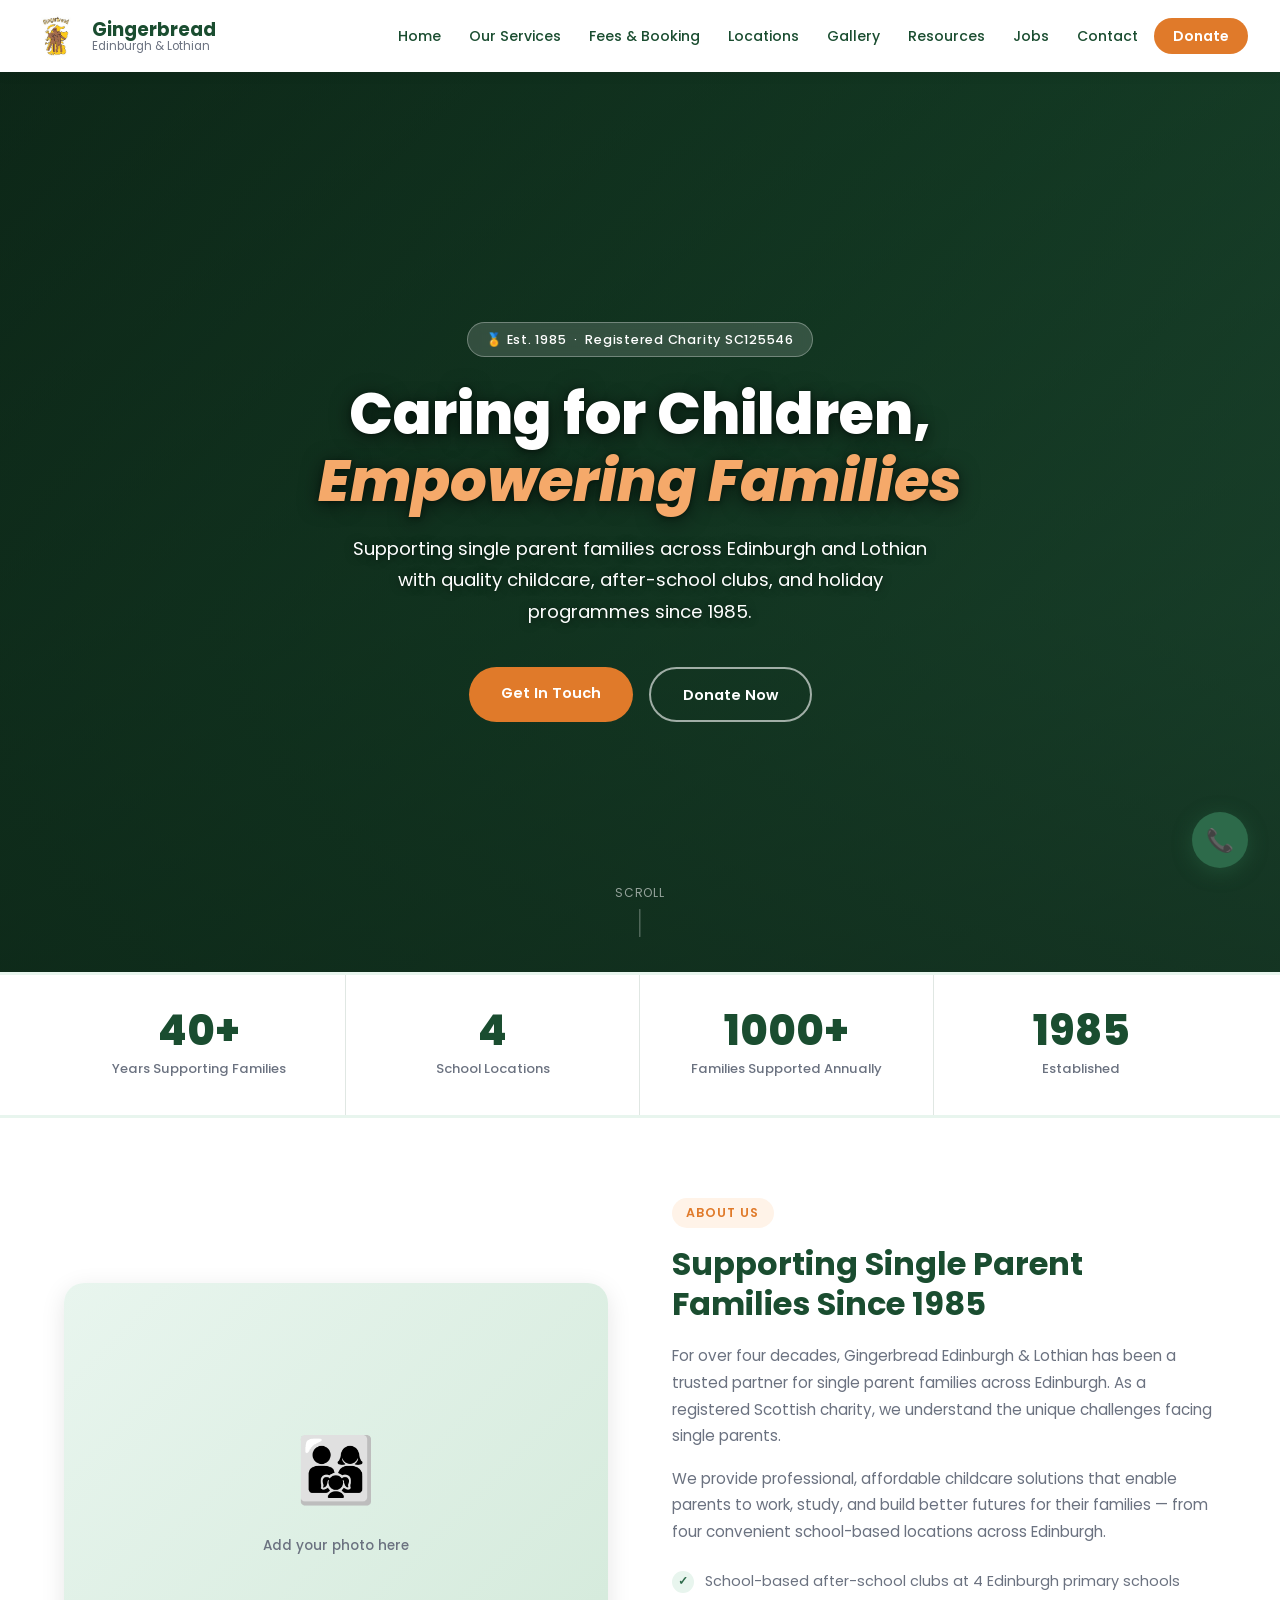
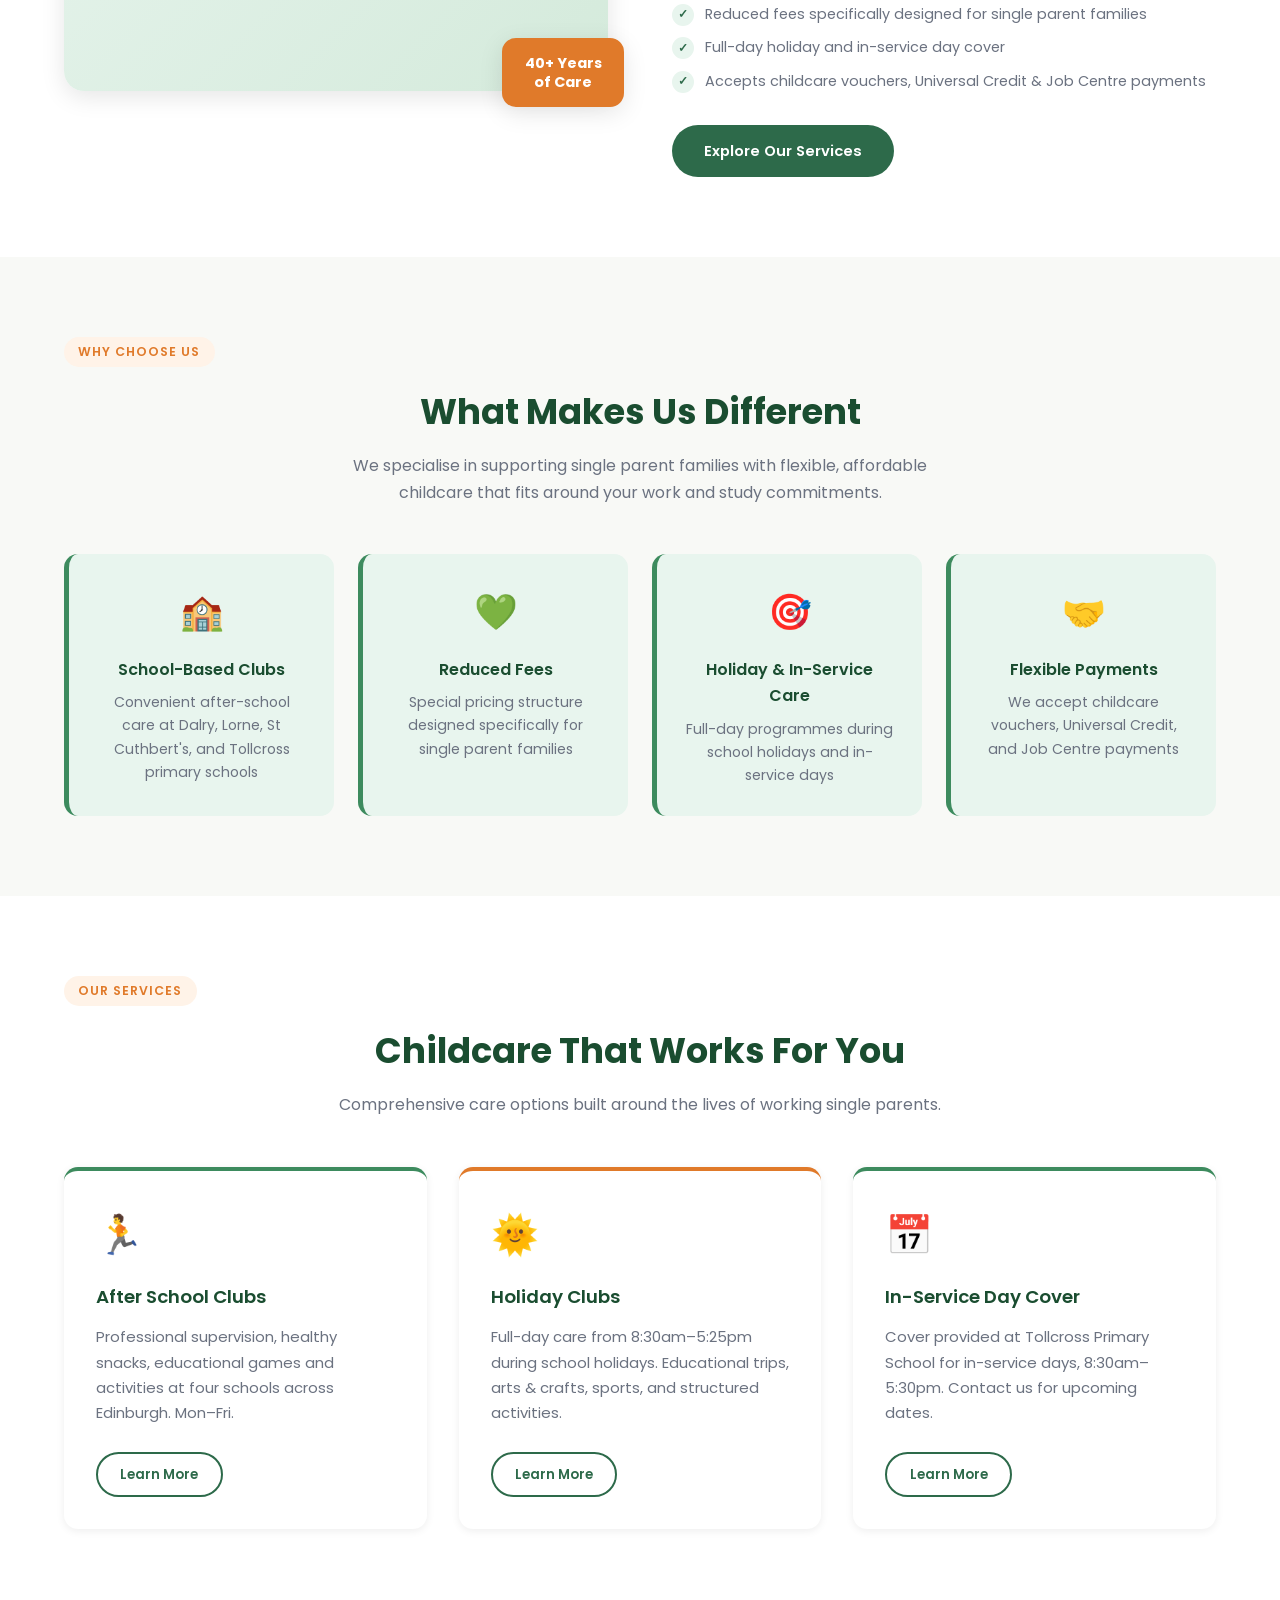
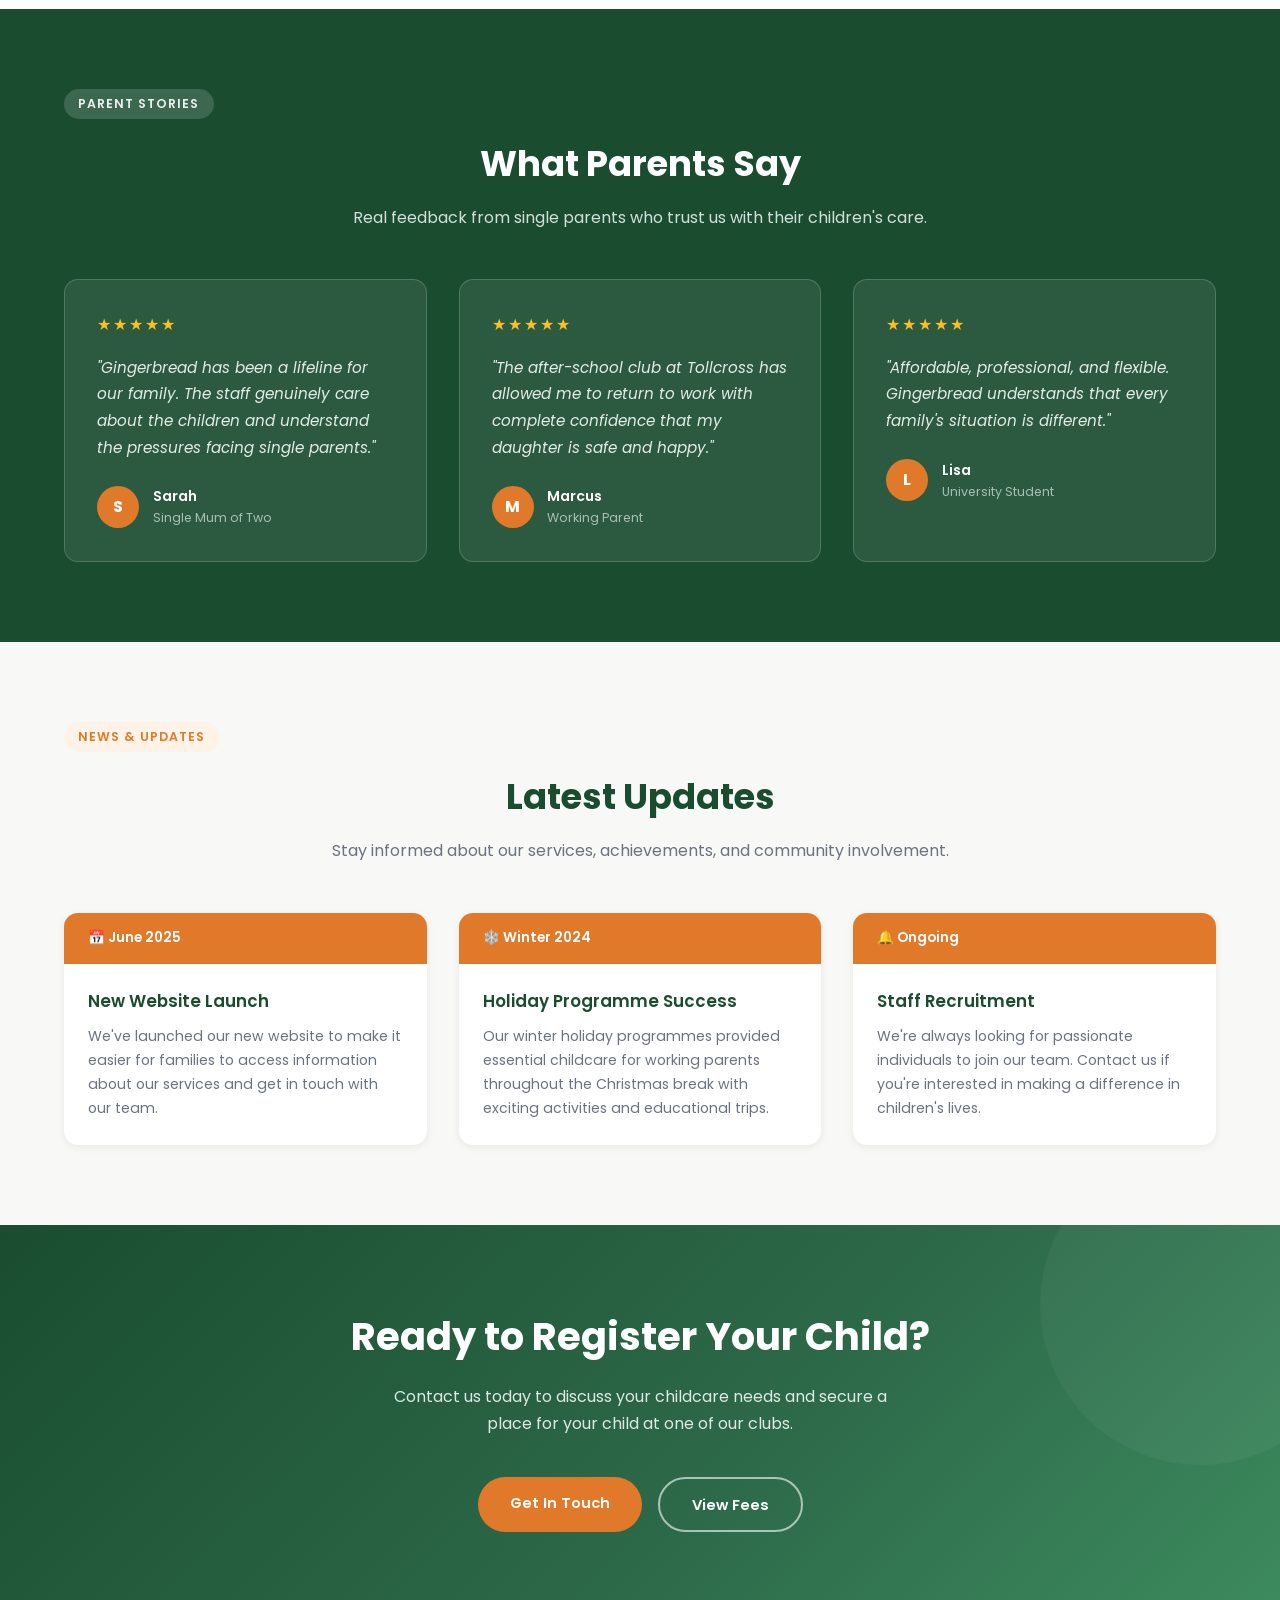
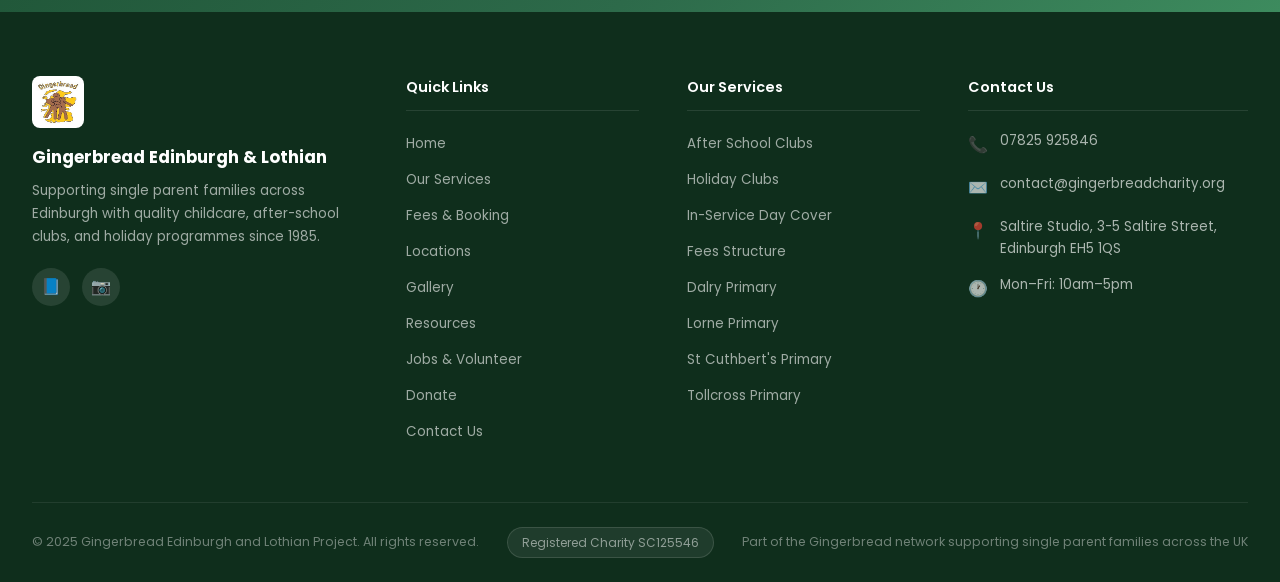
<file: index.html>
<!DOCTYPE html>
<html lang="en">
<head>
  <meta charset="UTF-8" />
  <meta name="viewport" content="width=device-width, initial-scale=1.0" />
  <meta name="description" content="Gingerbread Edinburgh & Lothian — Supporting single parent families with quality childcare, after-school clubs, and holiday programmes since 1985. Registered Charity SC125546." />
  <title>Gingerbread Edinburgh & Lothian | Supporting Single Parent Families</title>
  <link rel="icon" type="image/jpeg" href="Gingerbread%20LOGO.jpg" />
  <link rel="stylesheet" href="style.css" />
  <style>
    /* ---- HERO ---- */
    .hero {
      position: relative;
      width: 100%;
      height: 100vh;
      min-height: 560px;
      overflow: hidden;
      display: flex;
      align-items: center;
      justify-content: center;
    }

    .hero-video {
      position: absolute;
      inset: 0;
      width: 100%; height: 100%;
      object-fit: cover;
      z-index: 0;
    }

    .hero-overlay {
      position: absolute;
      inset: 0;
      background: linear-gradient(
        to bottom,
        rgba(10,30,18,0.45) 0%,
        rgba(10,30,18,0.55) 60%,
        rgba(10,30,18,0.70) 100%
      );
      z-index: 1;
    }

    /* Fallback gradient when video hasn't loaded */
    .hero-fallback {
      position: absolute;
      inset: 0;
      background: linear-gradient(135deg, #0f2e1c 0%, #1a4d30 50%, #2d6a4a 100%);
      z-index: -1;
    }

    .hero-content {
      position: relative;
      z-index: 2;
      text-align: center;
      color: #fff;
      padding: 2rem;
      max-width: 820px;
    }

    .hero-badge {
      display: inline-block;
      background: rgba(255,255,255,0.15);
      border: 1px solid rgba(255,255,255,0.3);
      backdrop-filter: blur(6px);
      color: #fff;
      font-size: 0.8rem;
      font-weight: 500;
      letter-spacing: 0.06em;
      padding: 0.4rem 1.1rem;
      border-radius: 50px;
      margin-bottom: 1.5rem;
    }

    .hero-content h1 {
      font-size: clamp(2rem, 5.5vw, 3.6rem);
      font-weight: 800;
      line-height: 1.15;
      margin-bottom: 1.2rem;
      text-shadow: 0 3px 20px rgba(0,0,0,0.6), 0 1px 4px rgba(0,0,0,0.4);
    }

    .hero-content h1 em {
      font-style: italic;
      color: #f5a96a;
    }

    .hero-content p {
      font-size: clamp(0.95rem, 2vw, 1.15rem);
      opacity: 1;
      max-width: 580px;
      margin: 0 auto 2.5rem;
      line-height: 1.7;
      text-shadow: 0 1px 8px rgba(0,0,0,0.5);
    }

    .hero-buttons {
      display: flex;
      gap: 1rem;
      justify-content: center;
      flex-wrap: wrap;
    }

    .hero-scroll {
      position: absolute;
      bottom: 2.2rem;
      left: 50%;
      transform: translateX(-50%);
      z-index: 2;
      display: flex;
      flex-direction: column;
      align-items: center;
      gap: 0.4rem;
      color: rgba(255,255,255,0.55);
      font-size: 0.75rem;
      letter-spacing: 0.06em;
      text-transform: uppercase;
      animation: bounce 2s infinite;
    }

    .hero-scroll::after {
      content: '';
      width: 1.5px;
      height: 28px;
      background: rgba(255,255,255,0.4);
      border-radius: 2px;
    }

    @keyframes bounce {
      0%, 100% { transform: translateX(-50%) translateY(0); }
      50%       { transform: translateX(-50%) translateY(6px); }
    }

    /* ---- ABOUT SPLIT ---- */
    .about-split {
      display: grid;
      grid-template-columns: 1fr 1fr;
      gap: 4rem;
      align-items: center;
    }

    .about-img-wrap {
      position: relative;
    }

    .about-img-placeholder {
      width: 100%;
      aspect-ratio: 4/3;
      background: linear-gradient(135deg, var(--green-pale) 0%, #d4eadb 100%);
      border-radius: var(--radius-lg);
      display: flex;
      flex-direction: column;
      align-items: center;
      justify-content: center;
      font-size: 4rem;
      color: var(--green-mid);
      box-shadow: var(--shadow-md);
    }

    .about-img-placeholder span {
      font-size: 0.85rem;
      margin-top: 0.75rem;
      color: var(--text-muted);
      font-weight: 500;
    }

    .about-badge {
      position: absolute;
      bottom: -16px;
      right: -16px;
      background: var(--orange);
      color: #fff;
      padding: 1rem 1.4rem;
      border-radius: var(--radius);
      text-align: center;
      box-shadow: var(--shadow-md);
      font-weight: 700;
      font-size: 0.9rem;
      line-height: 1.3;
    }

    .about-text h2 {
      font-size: clamp(1.5rem, 2.8vw, 2rem);
      font-weight: 700;
      color: var(--green-dark);
      margin-bottom: 1.2rem;
      line-height: 1.25;
    }

    .about-text p {
      font-size: 0.95rem;
      color: var(--text-muted);
      margin-bottom: 1rem;
      line-height: 1.75;
    }

    .about-points {
      margin: 1.5rem 0 2rem;
      display: flex;
      flex-direction: column;
      gap: 0.6rem;
    }

    .about-point {
      display: flex;
      align-items: flex-start;
      gap: 0.7rem;
      font-size: 0.9rem;
      color: var(--text-muted);
    }

    .about-point::before {
      content: '✓';
      flex-shrink: 0;
      width: 22px; height: 22px;
      background: var(--green-pale);
      color: var(--green-mid);
      border-radius: 50%;
      display: flex;
      align-items: center;
      justify-content: center;
      font-size: 0.72rem;
      font-weight: 700;
      margin-top: 1px;
    }

    @media (max-width: 768px) {
      .about-split { grid-template-columns: 1fr; gap: 2.5rem; }
      .about-badge { bottom: -12px; right: -4px; }
    }
  </style>
</head>
<body>

  <!-- NAVBAR -->
  <nav class="navbar">
    <div class="navbar-inner">
      <a href="index.html" class="nav-logo">
        <img src="Gingerbread%20LOGO.jpg" alt="Gingerbread Logo" />
        <div class="nav-logo-text">
          <span class="brand">Gingerbread</span>
          <span class="tagline">Edinburgh & Lothian</span>
        </div>
      </a>
      <ul class="nav-links">
        <li><a href="index.html">Home</a></li>
        <li><a href="services.html">Our Services</a></li>
        <li><a href="fees.html">Fees & Booking</a></li>
        <li><a href="locations.html">Locations</a></li>
        <li><a href="gallery.html">Gallery</a></li>
        <li><a href="resources.html">Resources</a></li>
        <li><a href="jobs.html">Jobs</a></li>
        <li><a href="contact.html">Contact</a></li>
        <li><a href="donate.html" class="nav-donate">Donate</a></li>
      </ul>
      <button class="nav-toggle" aria-label="Toggle menu">
        <span></span><span></span><span></span>
      </button>
    </div>
  </nav>

  <!-- HERO -->
  <section class="hero">
    <div class="hero-fallback"></div>
    <video class="hero-video" autoplay muted loop playsinline poster="">
      <source src="images/hero-video.mp4" type="video/mp4" />
    </video>
    <div class="hero-overlay"></div>
    <div class="hero-content">
      <div class="hero-badge">🏅 Est. 1985 &nbsp;·&nbsp; Registered Charity SC125546</div>
      <h1>Caring for Children,<br><em>Empowering Families</em></h1>
      <p>Supporting single parent families across Edinburgh and Lothian with quality childcare, after-school clubs, and holiday programmes since 1985.</p>
      <div class="hero-buttons">
        <a href="contact.html" class="btn btn-orange">Get In Touch</a>
        <a href="donate.html" class="btn btn-outline-white">Donate Now</a>
      </div>
    </div>
    <div class="hero-scroll">Scroll</div>
  </section>

  <!-- STATS BAR -->
  <div class="stats-bar reveal">
    <div class="container">
      <div class="stat-item">
        <span class="stat-number"><span data-target="40" data-suffix="+">40+</span></span>
        <span class="stat-label">Years Supporting Families</span>
      </div>
      <div class="stat-item">
        <span class="stat-number"><span data-target="4">4</span></span>
        <span class="stat-label">School Locations</span>
      </div>
      <div class="stat-item">
        <span class="stat-number"><span data-target="1000" data-suffix="+">1000+</span></span>
        <span class="stat-label">Families Supported Annually</span>
      </div>
      <div class="stat-item">
        <span class="stat-number"><span data-target="1985">1985</span></span>
        <span class="stat-label">Established</span>
      </div>
    </div>
  </div>

  <!-- ABOUT SECTION -->
  <section class="section section-white">
    <div class="container">
      <div class="about-split">
        <div class="about-img-wrap reveal">
          <div class="about-img-placeholder">
            👨‍👩‍👧
            <span>Add your photo here</span>
          </div>
          <div class="about-badge">40+ Years<br>of Care</div>
        </div>
        <div class="about-text reveal reveal-delay-2">
          <div class="label-tag">About Us</div>
          <h2>Supporting Single Parent Families Since 1985</h2>
          <p>For over four decades, Gingerbread Edinburgh & Lothian has been a trusted partner for single parent families across Edinburgh. As a registered Scottish charity, we understand the unique challenges facing single parents.</p>
          <p>We provide professional, affordable childcare solutions that enable parents to work, study, and build better futures for their families — from four convenient school-based locations across Edinburgh.</p>
          <div class="about-points">
            <div class="about-point">School-based after-school clubs at 4 Edinburgh primary schools</div>
            <div class="about-point">Reduced fees specifically designed for single parent families</div>
            <div class="about-point">Full-day holiday and in-service day cover</div>
            <div class="about-point">Accepts childcare vouchers, Universal Credit & Job Centre payments</div>
          </div>
          <a href="services.html" class="btn btn-green">Explore Our Services</a>
        </div>
      </div>
    </div>
  </section>

  <!-- WHAT MAKES US DIFFERENT -->
  <section class="section section-alt">
    <div class="container">
      <div class="label-tag reveal">Why Choose Us</div>
      <h2 class="section-title reveal">What Makes Us Different</h2>
      <p class="section-subtitle reveal">We specialise in supporting single parent families with flexible, affordable childcare that fits around your work and study commitments.</p>
      <div class="grid-4">
        <div class="highlight-card reveal reveal-delay-1">
          <div class="card-icon">🏫</div>
          <h3>School-Based Clubs</h3>
          <p>Convenient after-school care at Dalry, Lorne, St Cuthbert's, and Tollcross primary schools</p>
        </div>
        <div class="highlight-card reveal reveal-delay-2">
          <div class="card-icon">💚</div>
          <h3>Reduced Fees</h3>
          <p>Special pricing structure designed specifically for single parent families</p>
        </div>
        <div class="highlight-card reveal reveal-delay-3">
          <div class="card-icon">🎯</div>
          <h3>Holiday & In-Service Care</h3>
          <p>Full-day programmes during school holidays and in-service days</p>
        </div>
        <div class="highlight-card reveal reveal-delay-4">
          <div class="card-icon">🤝</div>
          <h3>Flexible Payments</h3>
          <p>We accept childcare vouchers, Universal Credit, and Job Centre payments</p>
        </div>
      </div>
    </div>
  </section>

  <!-- SERVICES PREVIEW -->
  <section class="section section-white">
    <div class="container">
      <div class="label-tag reveal">Our Services</div>
      <h2 class="section-title reveal">Childcare That Works For You</h2>
      <p class="section-subtitle reveal">Comprehensive care options built around the lives of working single parents.</p>
      <div class="grid-3">
        <div class="card card-accent-green reveal reveal-delay-1">
          <div class="card-icon">🏃</div>
          <h3>After School Clubs</h3>
          <p>Professional supervision, healthy snacks, educational games and activities at four schools across Edinburgh. Mon–Fri.</p>
          <br />
          <a href="services.html" class="btn btn-outline-green" style="font-size:0.82rem; padding:0.6rem 1.4rem;">Learn More</a>
        </div>
        <div class="card card-accent-orange reveal reveal-delay-2">
          <div class="card-icon">🌞</div>
          <h3>Holiday Clubs</h3>
          <p>Full-day care from 8:30am–5:25pm during school holidays. Educational trips, arts & crafts, sports, and structured activities.</p>
          <br />
          <a href="services.html" class="btn btn-outline-green" style="font-size:0.82rem; padding:0.6rem 1.4rem;">Learn More</a>
        </div>
        <div class="card card-accent-green reveal reveal-delay-3">
          <div class="card-icon">📅</div>
          <h3>In-Service Day Cover</h3>
          <p>Cover provided at Tollcross Primary School for in-service days, 8:30am–5:30pm. Contact us for upcoming dates.</p>
          <br />
          <a href="services.html" class="btn btn-outline-green" style="font-size:0.82rem; padding:0.6rem 1.4rem;">Learn More</a>
        </div>
      </div>
    </div>
  </section>

  <!-- TESTIMONIALS -->
  <section class="section section-dark">
    <div class="container">
      <div class="label-tag reveal">Parent Stories</div>
      <h2 class="section-title reveal">What Parents Say</h2>
      <p class="section-subtitle reveal">Real feedback from single parents who trust us with their children's care.</p>
      <div class="grid-3">
        <div class="testimonial-card reveal reveal-delay-1">
          <div class="testimonial-stars">★★★★★</div>
          <p class="testimonial-text">"Gingerbread has been a lifeline for our family. The staff genuinely care about the children and understand the pressures facing single parents."</p>
          <div class="testimonial-author">
            <div class="author-avatar">S</div>
            <div>
              <div class="author-name">Sarah</div>
              <div class="author-desc">Single Mum of Two</div>
            </div>
          </div>
        </div>
        <div class="testimonial-card reveal reveal-delay-2">
          <div class="testimonial-stars">★★★★★</div>
          <p class="testimonial-text">"The after-school club at Tollcross has allowed me to return to work with complete confidence that my daughter is safe and happy."</p>
          <div class="testimonial-author">
            <div class="author-avatar">M</div>
            <div>
              <div class="author-name">Marcus</div>
              <div class="author-desc">Working Parent</div>
            </div>
          </div>
        </div>
        <div class="testimonial-card reveal reveal-delay-3">
          <div class="testimonial-stars">★★★★★</div>
          <p class="testimonial-text">"Affordable, professional, and flexible. Gingerbread understands that every family's situation is different."</p>
          <div class="testimonial-author">
            <div class="author-avatar">L</div>
            <div>
              <div class="author-name">Lisa</div>
              <div class="author-desc">University Student</div>
            </div>
          </div>
        </div>
      </div>
    </div>
  </section>

  <!-- LATEST UPDATES -->
  <section class="section section-alt">
    <div class="container">
      <div class="label-tag reveal">News & Updates</div>
      <h2 class="section-title reveal">Latest Updates</h2>
      <p class="section-subtitle reveal">Stay informed about our services, achievements, and community involvement.</p>
      <div class="grid-3">
        <div class="news-card reveal reveal-delay-1">
          <div class="news-date-badge">📅 June 2025</div>
          <div class="news-body">
            <h3>New Website Launch</h3>
            <p>We've launched our new website to make it easier for families to access information about our services and get in touch with our team.</p>
          </div>
        </div>
        <div class="news-card reveal reveal-delay-2">
          <div class="news-date-badge">❄️ Winter 2024</div>
          <div class="news-body">
            <h3>Holiday Programme Success</h3>
            <p>Our winter holiday programmes provided essential childcare for working parents throughout the Christmas break with exciting activities and educational trips.</p>
          </div>
        </div>
        <div class="news-card reveal reveal-delay-3">
          <div class="news-date-badge">🔔 Ongoing</div>
          <div class="news-body">
            <h3>Staff Recruitment</h3>
            <p>We're always looking for passionate individuals to join our team. Contact us if you're interested in making a difference in children's lives.</p>
          </div>
        </div>
      </div>
    </div>
  </section>

  <!-- CTA BANNER -->
  <section class="cta-banner">
    <h2 class="reveal">Ready to Register Your Child?</h2>
    <p class="reveal reveal-delay-1">Contact us today to discuss your childcare needs and secure a place for your child at one of our clubs.</p>
    <div class="cta-banner-buttons reveal reveal-delay-2">
      <a href="contact.html" class="btn btn-orange">Get In Touch</a>
      <a href="fees.html" class="btn btn-outline-white">View Fees</a>
    </div>
  </section>

  <!-- FOOTER -->
  <footer class="footer">
    <div class="footer-grid">
      <div class="footer-brand">
        <img src="Gingerbread%20LOGO.jpg" alt="Gingerbread Logo" />
        <div class="brand-name">Gingerbread Edinburgh & Lothian</div>
        <p>Supporting single parent families across Edinburgh with quality childcare, after-school clubs, and holiday programmes since 1985.</p>
        <div class="footer-socials">
          <a href="#" target="_blank" class="social-btn" aria-label="Facebook">📘</a>
          <a href="#" target="_blank" class="social-btn" aria-label="Instagram">📷</a>
        </div>
      </div>
      <div class="footer-col">
        <h4>Quick Links</h4>
        <ul>
          <li><a href="index.html">Home</a></li>
          <li><a href="services.html">Our Services</a></li>
          <li><a href="fees.html">Fees & Booking</a></li>
          <li><a href="locations.html">Locations</a></li>
          <li><a href="gallery.html">Gallery</a></li>
        <li><a href="resources.html">Resources</a></li>
          <li><a href="jobs.html">Jobs & Volunteer</a></li>
          <li><a href="donate.html">Donate</a></li>
          <li><a href="contact.html">Contact Us</a></li>
        </ul>
      </div>
      <div class="footer-col">
        <h4>Our Services</h4>
        <ul>
          <li><a href="services.html">After School Clubs</a></li>
          <li><a href="services.html">Holiday Clubs</a></li>
          <li><a href="services.html">In-Service Day Cover</a></li>
          <li><a href="fees.html">Fees Structure</a></li>
          <li><a href="locations.html">Dalry Primary</a></li>
          <li><a href="locations.html">Lorne Primary</a></li>
          <li><a href="locations.html">St Cuthbert's Primary</a></li>
          <li><a href="locations.html">Tollcross Primary</a></li>
        </ul>
      </div>
      <div class="footer-col">
        <h4>Contact Us</h4>
        <div class="footer-contact-item">
          <span class="icon">📞</span>
          <span><a href="tel:07825925846" style="color:rgba(255,255,255,0.65);">07825 925846</a></span>
        </div>
        <div class="footer-contact-item">
          <span class="icon">✉️</span>
          <span><a href="mailto:contact@gingerbreadcharity.org" style="color:rgba(255,255,255,0.65);">contact@gingerbreadcharity.org</a></span>
        </div>
        <div class="footer-contact-item">
          <span class="icon">📍</span>
          <span>Saltire Studio, 3-5 Saltire Street, Edinburgh EH5 1QS</span>
        </div>
        <div class="footer-contact-item">
          <span class="icon">🕐</span>
          <span>Mon–Fri: 10am–5pm</span>
        </div>
      </div>
    </div>
    <div class="footer-bottom">
      <p>© 2025 Gingerbread Edinburgh and Lothian Project. All rights reserved.</p>
      <span class="charity-badge">Registered Charity SC125546</span>
      <p>Part of the Gingerbread network supporting single parent families across the UK</p>
    </div>
  </footer>

  <!-- Floating Phone Button -->
  <a href="tel:07825925846" class="float-phone" aria-label="Call us">
    📞
    <span class="tooltip">07825
</file>
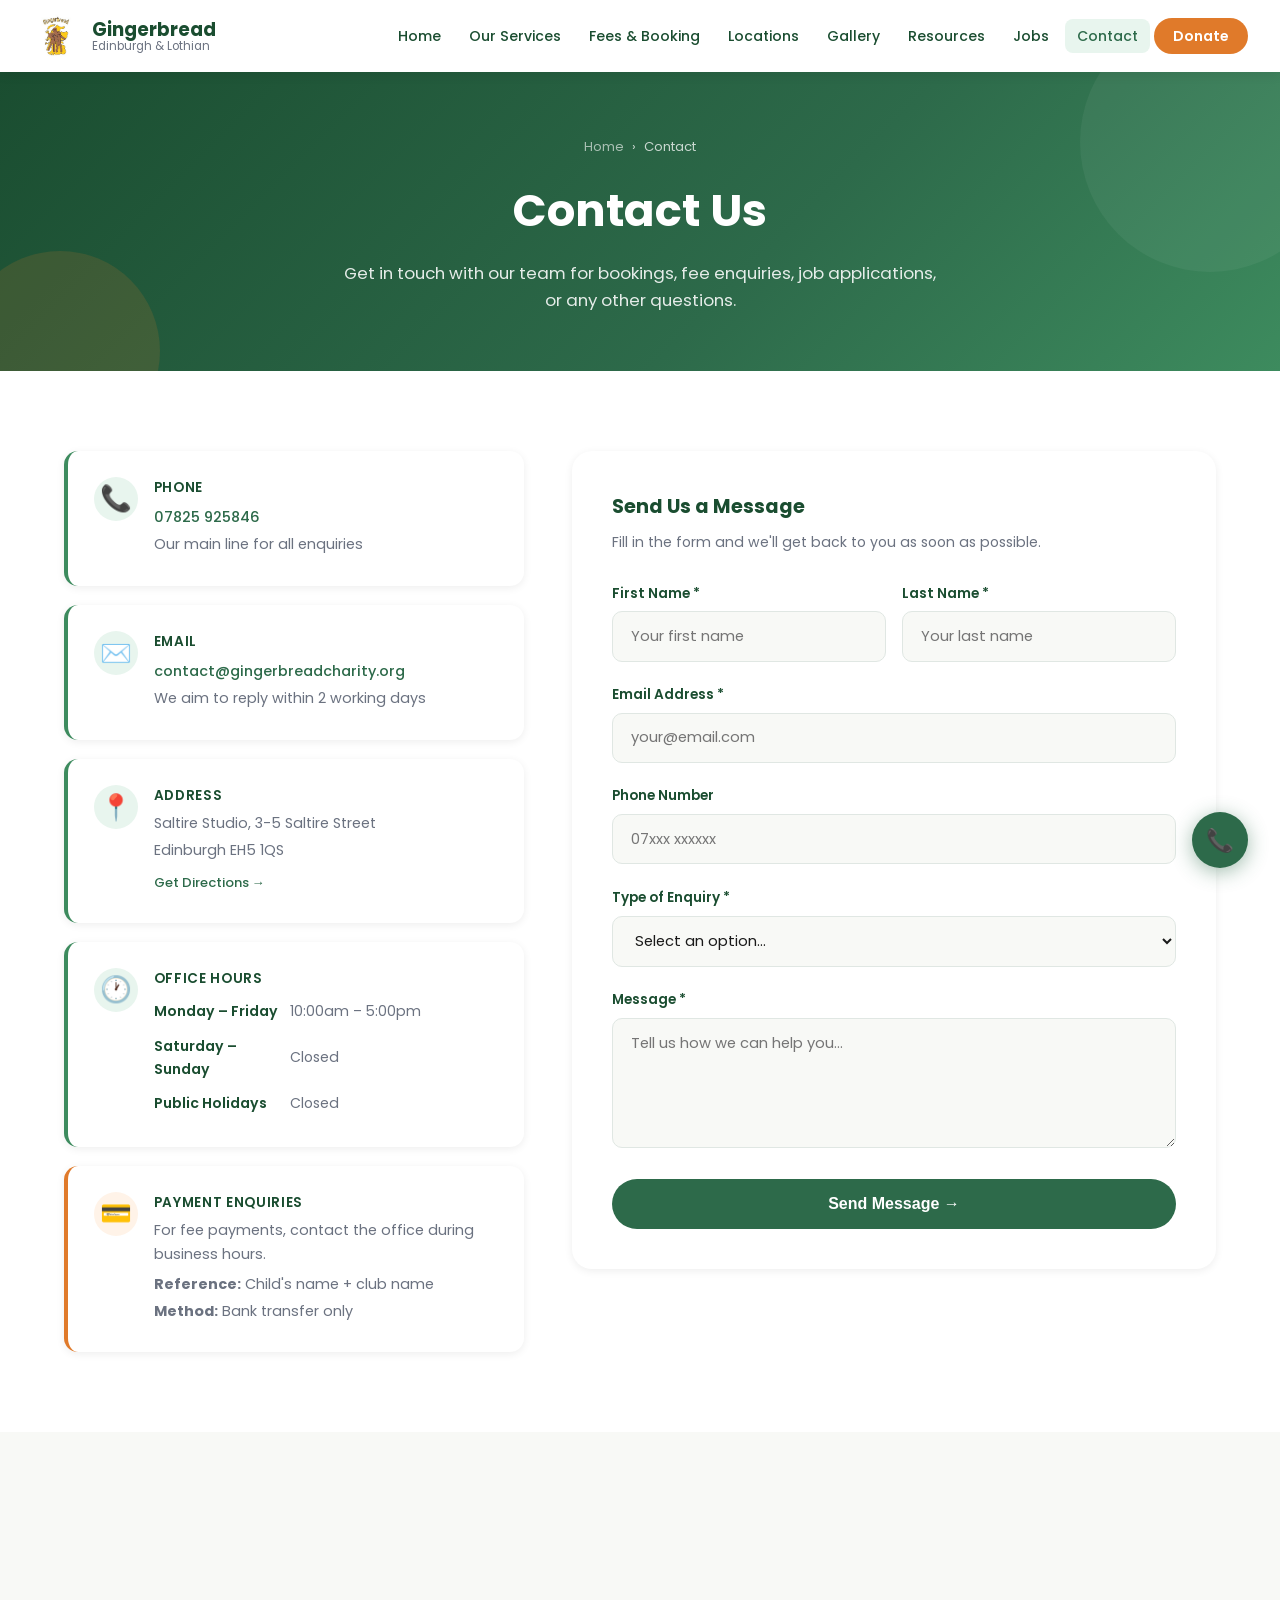
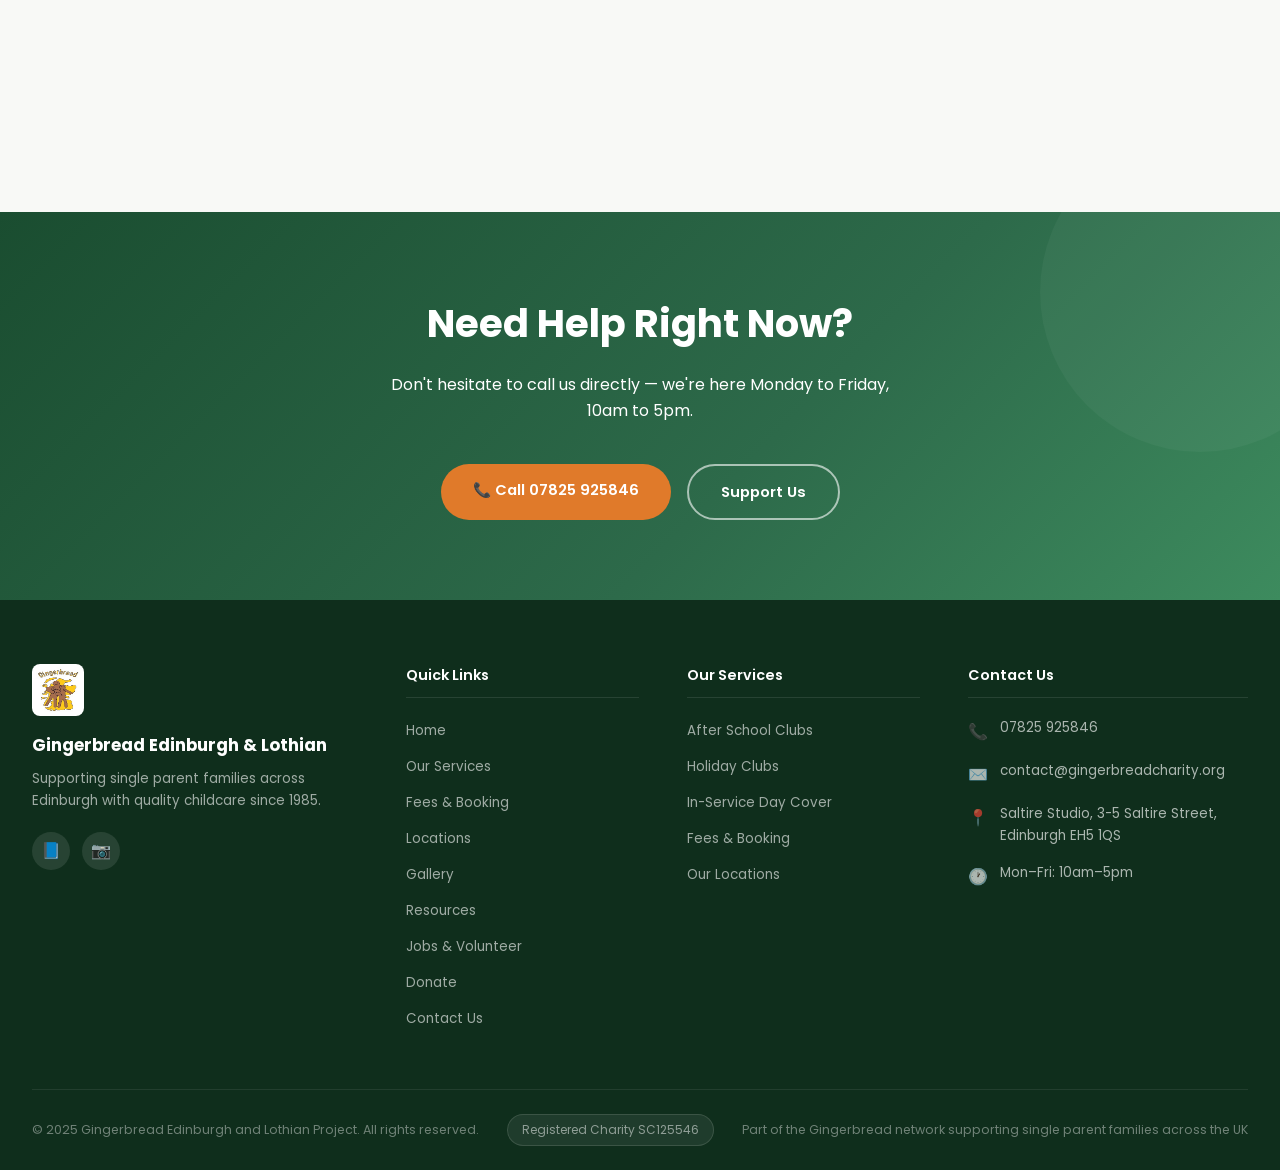
<file: contact.html>
<!DOCTYPE html>
<html lang="en">
<head>
  <meta charset="UTF-8" />
  <meta name="viewport" content="width=device-width, initial-scale=1.0" />
  <meta name="description" content="Contact Gingerbread Edinburgh & Lothian — get in touch to register your child, ask about fees, or enquire about jobs and volunteering." />
  <title>Contact Us | Gingerbread Edinburgh & Lothian</title>
  <link rel="icon" type="image/jpeg" href="Gingerbread%20LOGO.jpg" />
  <link rel="stylesheet" href="style.css" />
  <style>
    .contact-layout {
      display: grid;
      grid-template-columns: 1fr 1.4fr;
      gap: 3rem;
      align-items: start;
    }

    .contact-info-cards {
      display: flex;
      flex-direction: column;
      gap: 1.2rem;
    }

    .contact-card {
      background: var(--white);
      border-radius: var(--radius);
      padding: 1.6rem;
      box-shadow: var(--shadow-sm);
      display: flex;
      align-items: flex-start;
      gap: 1rem;
      border-left: 4px solid var(--green-light);
      transition: box-shadow var(--transition);
    }

    .contact-card:hover { box-shadow: var(--shadow-md); }

    .contact-card .icon {
      font-size: 1.6rem;
      flex-shrink: 0;
      width: 44px; height: 44px;
      background: var(--green-pale);
      border-radius: 50%;
      display: flex;
      align-items: center;
      justify-content: center;
    }

    .contact-card h4 {
      font-size: 0.85rem;
      font-weight: 600;
      color: var(--green-dark);
      margin-bottom: 0.3rem;
      text-transform: uppercase;
      letter-spacing: 0.05em;
    }

    .contact-card p, .contact-card a {
      font-size: 0.9rem;
      color: var(--text-muted);
      margin: 0.2rem 0;
    }

    .contact-card a { color: var(--green-mid); font-weight: 500; }
    .contact-card a:hover { color: var(--orange); }

    .hours-table {
      width: 100%;
      font-size: 0.88rem;
      border-collapse: collapse;
    }

    .hours-table td {
      padding: 0.35rem 0;
      color: var(--text-muted);
    }

    .hours-table td:first-child {
      font-weight: 600;
      color: var(--green-dark);
      width: 50%;
    }

    .form-success {
      display: none;
      background: var(--green-pale);
      border: 2px solid var(--green-light);
      border-radius: var(--radius);
      padding: 1.5rem;
      text-align: center;
      color: var(--green-dark);
      font-weight: 500;
    }

    @media (max-width: 768px) {
      .contact-layout { grid-template-columns: 1fr; }
    }
  </style>
</head>
<body>

  <!-- NAVBAR -->
  <nav class="navbar">
    <div class="navbar-inner">
      <a href="index.html" class="nav-logo">
        <img src="Gingerbread%20LOGO.jpg" alt="Gingerbread Logo" />
        <div class="nav-logo-text">
          <span class="brand">Gingerbread</span>
          <span class="tagline">Edinburgh & Lothian</span>
        </div>
      </a>
      <ul class="nav-links">
        <li><a href="index.html">Home</a></li>
        <li><a href="services.html">Our Services</a></li>
        <li><a href="fees.html">Fees & Booking</a></li>
        <li><a href="locations.html">Locations</a></li>
        <li><a href="gallery.html">Gallery</a></li>
        <li><a href="resources.html">Resources</a></li>
        <li><a href="jobs.html">Jobs</a></li>
        <li><a href="contact.html">Contact</a></li>
        <li><a href="donate.html" class="nav-donate">Donate</a></li>
      </ul>
      <button class="nav-toggle" aria-label="Toggle menu">
        <span></span><span></span><span></span>
      </button>
    </div>
  </nav>

  <!-- PAGE HEADER -->
  <div class="page-header">
    <div class="breadcrumb">
      <a href="index.html">Home</a> <span>›</span> <span>Contact</span>
    </div>
    <h1>Contact Us</h1>
    <p>Get in touch with our team for bookings, fee enquiries, job applications, or any other questions.</p>
  </div>

  <!-- CONTACT SECTION -->
  <section class="section section-white">
    <div class="container">
      <div class="contact-layout">

        <!-- LEFT: Info -->
        <div class="contact-info-cards">
          <div class="contact-card reveal">
            <div class="icon">📞</div>
            <div>
              <h4>Phone</h4>
              <a href="tel:07825925846">07825 925846</a>
              <p>Our main line for all enquiries</p>
            </div>
          </div>
          <div class="contact-card reveal reveal-delay-1">
            <div class="icon">✉️</div>
            <div>
              <h4>Email</h4>
              <a href="mailto:contact@gingerbreadcharity.org">contact@gingerbreadcharity.org</a>
              <p>We aim to reply within 2 working days</p>
            </div>
          </div>
          <div class="contact-card reveal reveal-delay-2">
            <div class="icon">📍</div>
            <div>
              <h4>Address</h4>
              <p>Saltire Studio, 3-5 Saltire Street</p>
              <p>Edinburgh EH5 1QS</p>
              <a href="https://maps.google.com/?q=Saltire+Studio+3-5+Saltire+Street+Edinburgh+EH5+1QS" target="_blank" style="margin-top:0.4rem; display:inline-block; font-size:0.82rem;">Get Directions →</a>
            </div>
          </div>
          <div class="contact-card reveal reveal-delay-3">
            <div class="icon">🕐</div>
            <div>
              <h4>Office Hours</h4>
              <table class="hours-table">
                <tr><td>Monday – Friday</td><td>10:00am – 5:00pm</td></tr>
                <tr><td>Saturday – Sunday</td><td>Closed</td></tr>
                <tr><td>Public Holidays</td><td>Closed</td></tr>
              </table>
            </div>
          </div>
          <div class="contact-card reveal reveal-delay-4" style="border-left-color: var(--orange);">
            <div class="icon" style="background: var(--orange-pale);">💳</div>
            <div>
              <h4>Payment Enquiries</h4>
              <p>For fee payments, contact the office during business hours.</p>
              <p style="margin-top:0.4rem;"><strong>Reference:</strong> Child's name + club name</p>
              <p><strong>Method:</strong> Bank transfer only</p>
            </div>
          </div>
        </div>

        <!-- RIGHT: Form -->
        <div class="contact-form reveal reveal-delay-2">
          <h3 style="font-size:1.2rem; color: var(--green-dark); margin-bottom:0.5rem; font-weight:700;">Send Us a Message</h3>
          <p style="font-size:0.88rem; color:var(--text-muted); margin-bottom:1.8rem;">Fill in the form and we'll get back to you as soon as possible.</p>

          <div id="form-success" class="form-success">
            ✅ Thank you! Your message has been sent. We'll be in touch soon.
          </div>

          <form id="contact-form" action="mailto:contact@gingerbreadcharity.org" method="post" enctype="text/plain">
            <div class="grid-2" style="gap:1rem;">
              <div class="form-group">
                <label for="first-name">First Name *</label>
                <input type="text" id="first-name" name="first_name" required placeholder="Your first name" />
              </div>
              <div class="form-group">
                <label for="last-name">Last Name *</label>
                <input type="text" id="last-name" name="last_name" required placeholder="Your last name" />
              </div>
            </div>
            <div class="form-group">
              <label for="email">Email Address *</label>
              <input type="email" id="email" name="email" required placeholder="your@email.com" />
            </div>
            <div class="form-group">
              <label for="phone">Phone Number</label>
              <input type="tel" id="phone" name="phone" placeholder="07xxx xxxxxx" />
            </div>
            <div class="form-group">
              <label for="enquiry">Type of Enquiry *</label>
              <select id="enquiry" name="enquiry_type" required>
                <option value="" disabled selected>Select an option…</option>
                <option value="register">Register my child</option>
                <option value="fees">Fees & payment questions</option>
                <option value="holiday">Holiday club booking</option>
                <option value="jobs">Jobs & volunteering</option>
                <option value="donate">Donation enquiry</option>
                <option value="other">General enquiry</option>
              </select>
            </div>
            <div class="form-group">
              <label for="message">Message *</label>
              <textarea id="message" name="message" required placeholder="Tell us how we can help you…"></textarea>
            </div>
            <button type="submit" class="btn btn-green" style="width:100%; font-size:1rem; padding:1rem;">
              Send Message →
            </button>
          </form>
        </div>

      </div>
    </div>
  </section>

  <!-- MAP -->
  <div style="width:100%; height:380px; overflow:hidden;">
    <iframe
      width="100%"
      height="380"
      frameborder="0"
      style="border:0; display:block;"
      loading="lazy"
      allowfullscreen
      referrerpolicy="no-referrer-when-downgrade"
      src="https://maps.google.com/maps?q=Saltire+Studio+3-5+Saltire+Street+Edinburgh+EH5+1QS&output=embed">
    </iframe>
  </div>

  <!-- CTA BANNER -->
  <section class="cta-banner">
    <h2 class="reveal">Need Help Right Now?</h2>
    <p class="reveal reveal-delay-1">Don't hesitate to call us directly — we're here Monday to Friday, 10am to 5pm.</p>
    <div class="cta-banner-buttons reveal reveal-delay-2">
      <a href="tel:07825925846" class="btn btn-orange">📞 Call 07825 925846</a>
      <a href="donate.html" class="btn btn-outline-white">Support Us</a>
    </div>
  </section>

  <!-- FOOTER -->
  <footer class="footer">
    <div class="footer-grid">
      <div class="footer-brand">
        <img src="Gingerbread%20LOGO.jpg" alt="Gingerbread Logo" />
        <div class="brand-name">Gingerbread Edinburgh & Lothian</div>
        <p>Supporting single parent families across Edinburgh with quality childcare since 1985.</p>
        <div class="footer-socials">
          <a href="#" target="_blank" class="social-btn" aria-label="Facebook">📘</a>
          <a href="#" target="_blank" class="social-btn" aria-label="Instagram">📷</a>
        </div>
      </div>
      <div class="footer-col">
        <h4>Quick Links</h4>
        <ul>
          <li><a href="index.html">Home</a></li>
          <li><a href="services.html">Our Services</a></li>
          <li><a href="fees.html">Fees & Booking</a></li>
          <li><a href="locations.html">Locations</a></li>
          <li><a href="gallery.html">Gallery</a></li>
        <li><a href="resources.html">Resources</a></li>
          <li><a href="jobs.html">Jobs & Volunteer</a></li>
          <li><a href="donate.html">Donate</a></li>
          <li><a href="contact.html">Contact Us</a></li>
        </ul>
      </div>
      <div class="footer-col">
        <h4>Our Services</h4>
        <ul>
          <li><a href="services.html">After School Clubs</a></li>
          <li><a href="services.html">Holiday Clubs</a></li>
          <li><a href="services.html">In-Service Day Cover</a></li>
          <li><a href="fees.html">Fees & Booking</a></li>
          <li><a href="locations.html">Our Locations</a></li>
        </ul>
      </div>
      <div class="footer-col">
        <h4>Contact Us</h4>
        <div class="footer-contact-item">
          <span class="icon">📞</span>
          <span><a href="tel:07825925846" style="color:rgba(255,255,255,0.65);">07825 925846</a></span>
        </div>
        <div class="footer-contact-item">
          <span class="icon">✉️</span>
          <span><a href="mailto:contact@gingerbreadcharity.org" style="color:rgba(255,255,255,0.65);">contact@gingerbreadcharity.org</a></span>
        </div>
        <div class="footer-contact-item">
          <span class="icon">📍</span>
          <span>Saltire Studio, 3-5 Saltire Street, Edinburgh EH5 1QS</span>
        </div>
        <div class="footer-contact-item">
          <span class="icon">🕐</span>
          <span>Mon–Fri: 10am–5pm</span>
        </div>
      </div>
    </div>
    <div class="footer-bottom">
      <p>© 2025 Gingerbread Edinburgh and Lothian Project. All rights reserved.</p>
      <span class="charity-badge">Registered Charity SC125546</span>
      <p>Part of the Gingerbread network supporting single parent families across the UK</p>
    </div>
  </footer>

  <a href="tel:07825925846" class="float-phone" aria-label="Call us">
    📞
    <span class="tooltip">07825 925846</span>
  </a>

  <script src="main.js"></script>
</body>
</html>
</file>
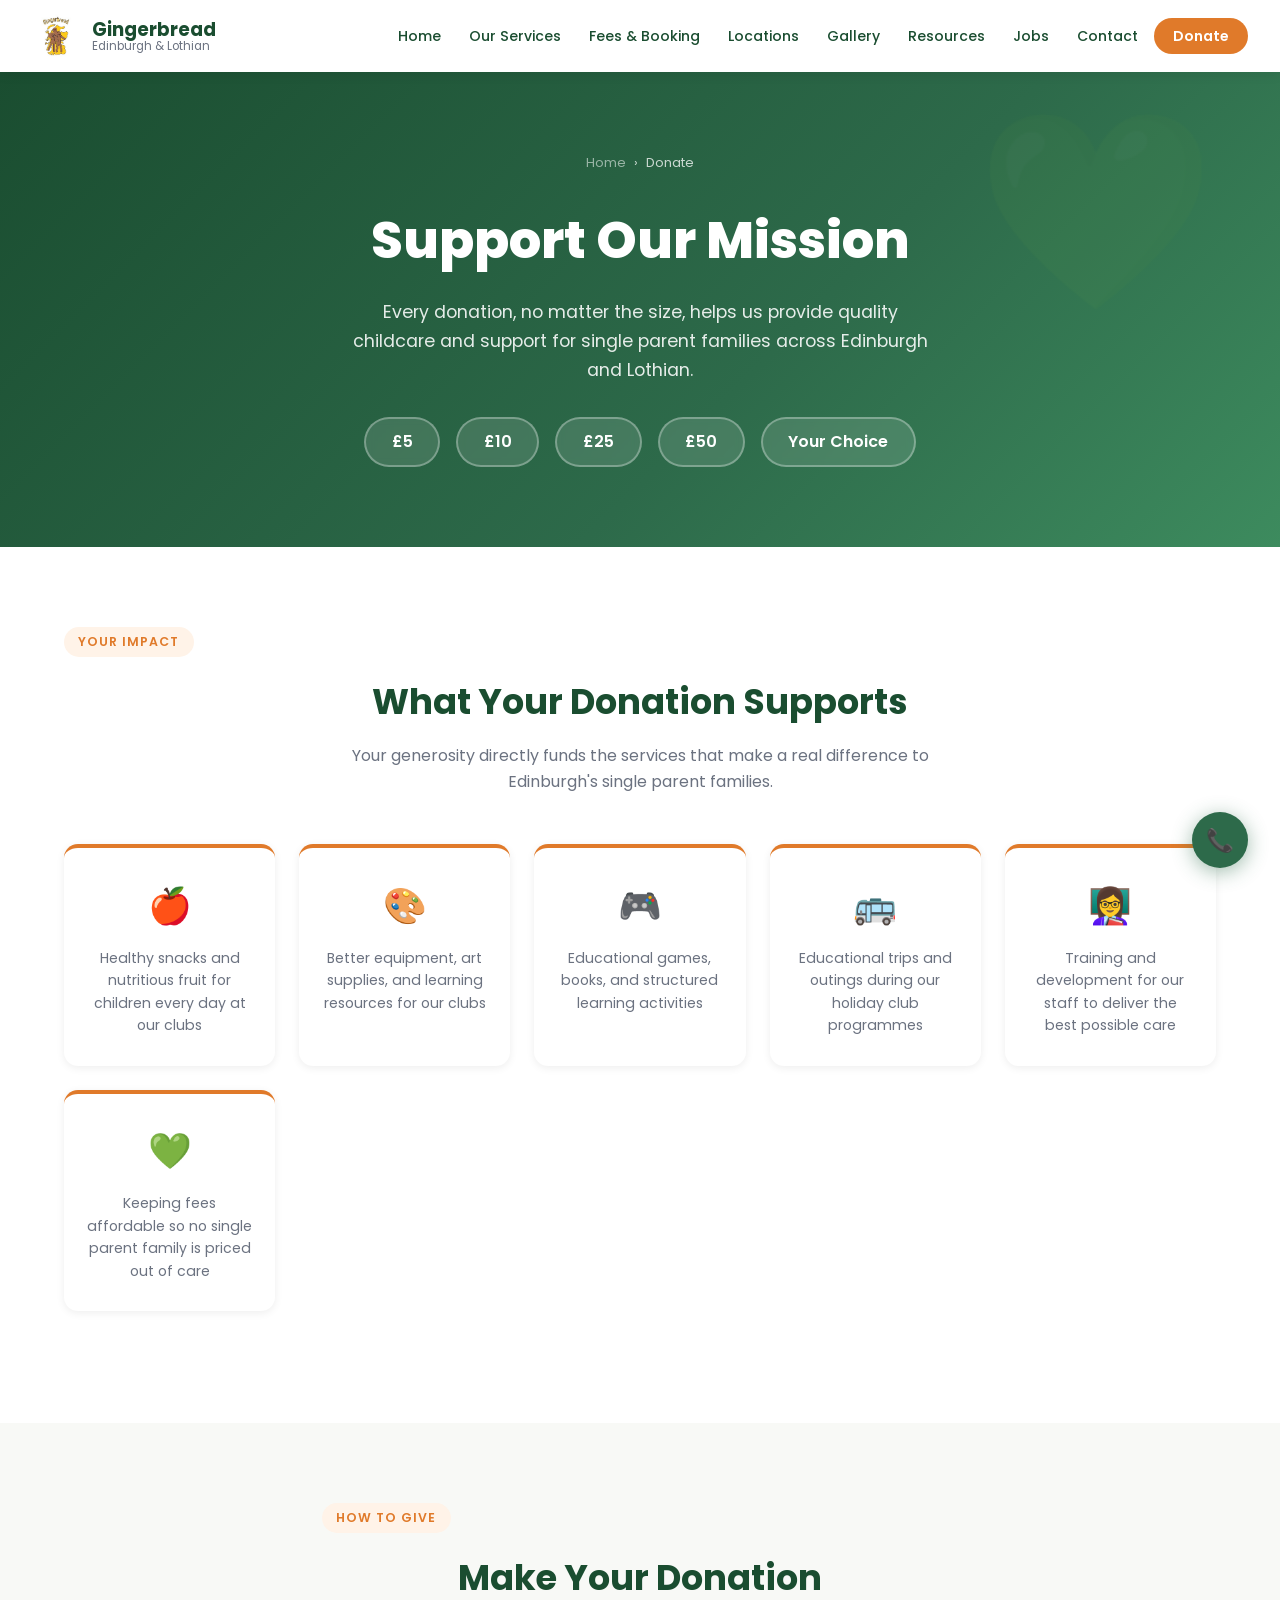
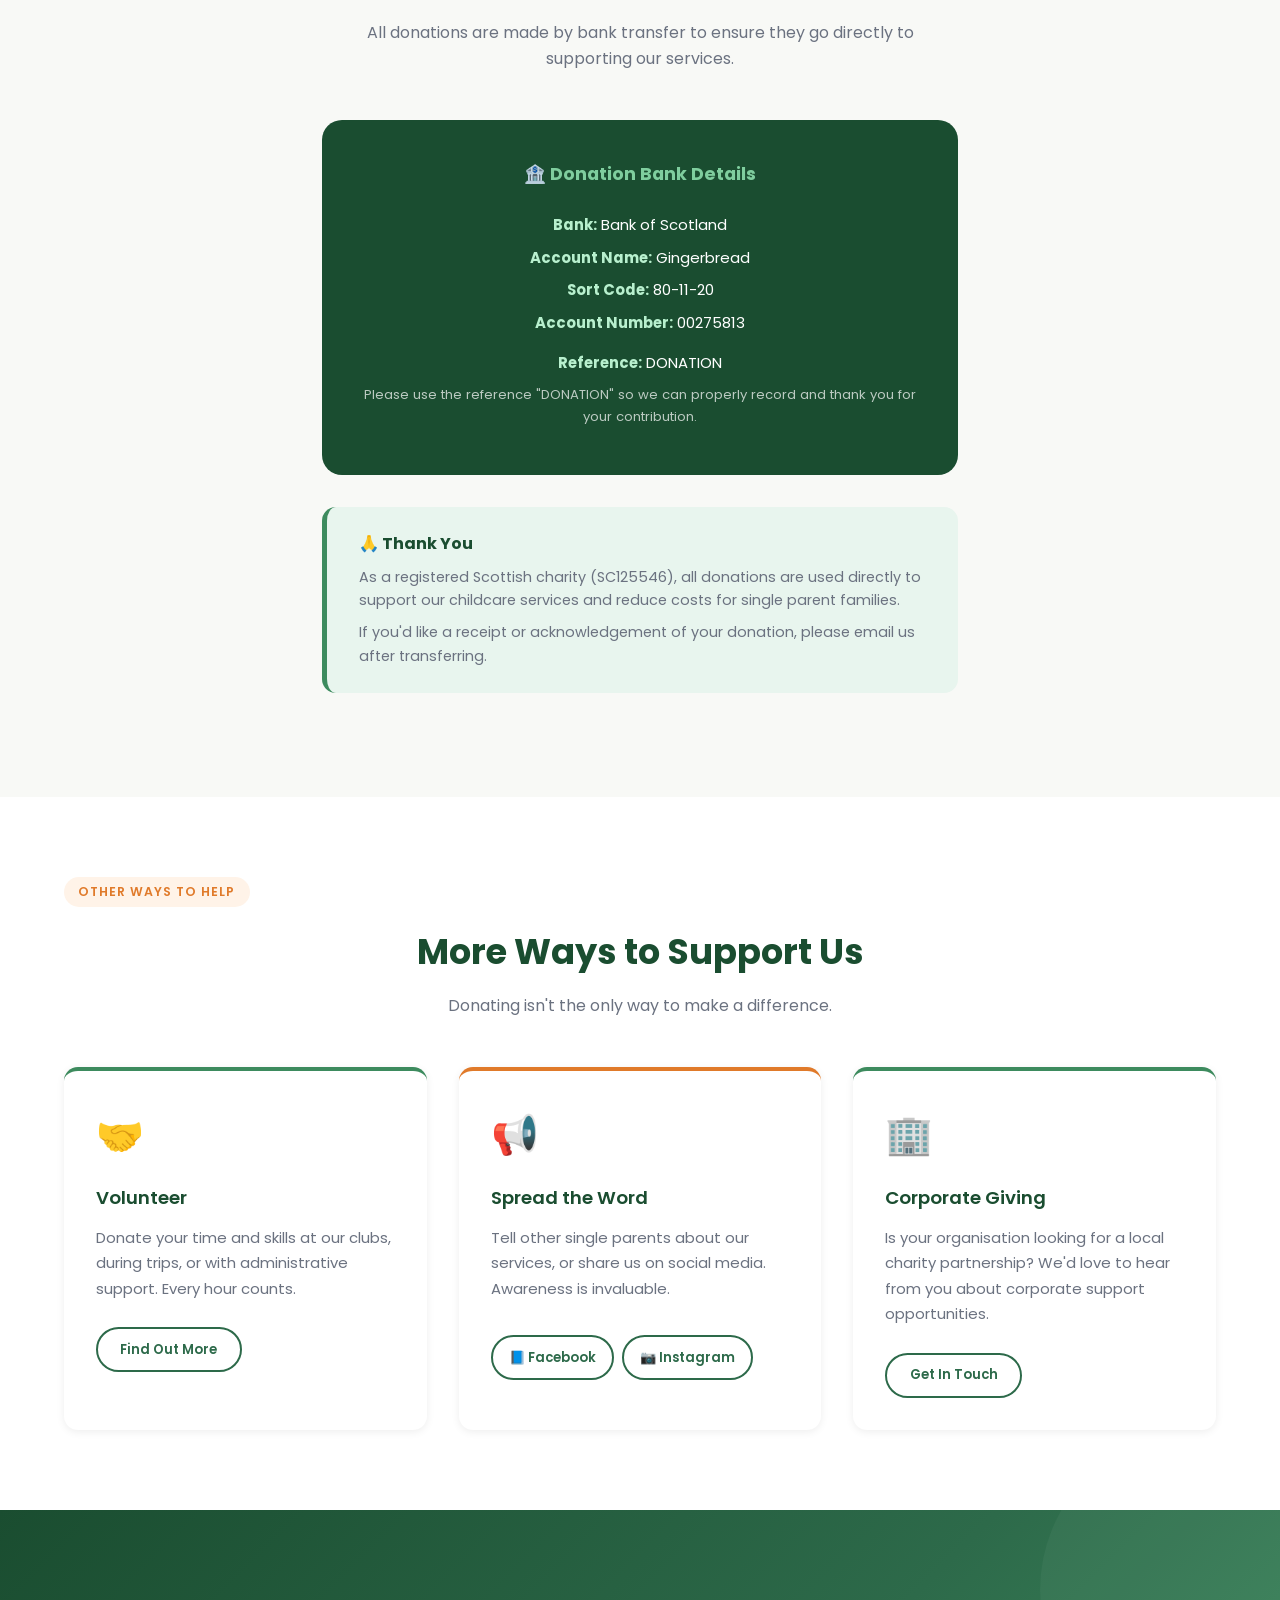
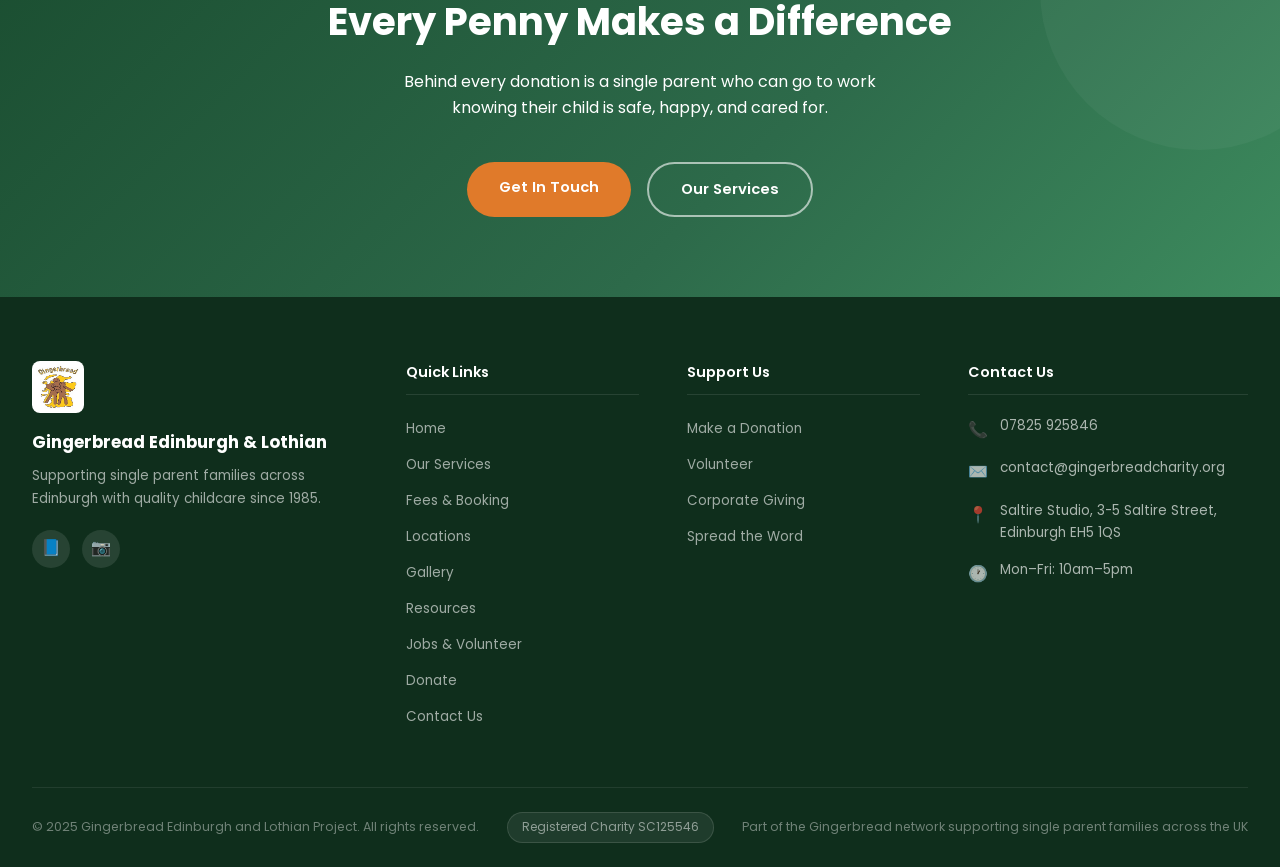
<file: donate.html>
<!DOCTYPE html>
<html lang="en">
<head>
  <meta charset="UTF-8" />
  <meta name="viewport" content="width=device-width, initial-scale=1.0" />
  <meta name="description" content="Support Gingerbread Edinburgh & Lothian — donate to help single parent families access quality childcare across Edinburgh." />
  <title>Donate | Gingerbread Edinburgh & Lothian</title>
  <link rel="icon" type="image/jpeg" href="Gingerbread%20LOGO.jpg" />
  <link rel="stylesheet" href="style.css" />
  <style>
    .donate-hero {
      background: linear-gradient(135deg, var(--green-dark) 0%, var(--green-mid) 60%, var(--green-light) 100%);
      color: var(--white);
      padding: 5rem 2rem;
      text-align: center;
      position: relative;
      overflow: hidden;
    }

    .donate-hero::before {
      content: '💚';
      position: absolute;
      top: -20px;
      right: 5%;
      font-size: 12rem;
      opacity: 0.06;
      pointer-events: none;
    }

    .donate-hero h1 {
      font-size: clamp(2rem, 5vw, 3.2rem);
      font-weight: 800;
      margin-bottom: 1rem;
      position: relative;
      z-index: 1;
    }

    .donate-hero p {
      font-size: 1.1rem;
      opacity: 0.88;
      max-width: 600px;
      margin: 0 auto 2rem;
      position: relative;
      z-index: 1;
    }

    .donation-amounts {
      display: flex;
      gap: 1rem;
      justify-content: center;
      flex-wrap: wrap;
      margin-top: 2rem;
    }

    .amount-pill {
      background: rgba(255,255,255,0.12);
      border: 2px solid rgba(255,255,255,0.3);
      color: var(--white);
      padding: 0.6rem 1.6rem;
      border-radius: 50px;
      font-weight: 600;
      font-size: 1rem;
      backdrop-filter: blur(4px);
    }
  </style>
</head>
<body>

  <!-- NAVBAR -->
  <nav class="navbar">
    <div class="navbar-inner">
      <a href="index.html" class="nav-logo">
        <img src="Gingerbread%20LOGO.jpg" alt="Gingerbread Logo" />
        <div class="nav-logo-text">
          <span class="brand">Gingerbread</span>
          <span class="tagline">Edinburgh & Lothian</span>
        </div>
      </a>
      <ul class="nav-links">
        <li><a href="index.html">Home</a></li>
        <li><a href="services.html">Our Services</a></li>
        <li><a href="fees.html">Fees & Booking</a></li>
        <li><a href="locations.html">Locations</a></li>
        <li><a href="gallery.html">Gallery</a></li>
        <li><a href="resources.html">Resources</a></li>
        <li><a href="jobs.html">Jobs</a></li>
        <li><a href="contact.html">Contact</a></li>
        <li><a href="donate.html" class="nav-donate">Donate</a></li>
      </ul>
      <button class="nav-toggle" aria-label="Toggle menu">
        <span></span><span></span><span></span>
      </button>
    </div>
  </nav>

  <!-- DONATE HERO -->
  <div class="donate-hero">
    <div class="breadcrumb" style="margin-bottom:1.5rem;">
      <a href="index.html" style="opacity:0.7;">Home</a> <span>›</span> <span>Donate</span>
    </div>
    <h1>Support Our Mission</h1>
    <p>Every donation, no matter the size, helps us provide quality childcare and support for single parent families across Edinburgh and Lothian.</p>
    <div class="donation-amounts">
      <span class="amount-pill">£5</span>
      <span class="amount-pill">£10</span>
      <span class="amount-pill">£25</span>
      <span class="amount-pill">£50</span>
      <span class="amount-pill">Your Choice</span>
    </div>
  </div>

  <!-- IMPACT -->
  <section class="section section-white">
    <div class="container">
      <div class="label-tag reveal">Your Impact</div>
      <h2 class="section-title reveal">What Your Donation Supports</h2>
      <p class="section-subtitle reveal">Your generosity directly funds the services that make a real difference to Edinburgh's single parent families.</p>

      <div class="impact-grid">
        <div class="impact-item reveal reveal-delay-1">
          <div class="icon">🍎</div>
          <p>Healthy snacks and nutritious fruit for children every day at our clubs</p>
        </div>
        <div class="impact-item reveal reveal-delay-2">
          <div class="icon">🎨</div>
          <p>Better equipment, art supplies, and learning resources for our clubs</p>
        </div>
        <div class="impact-item reveal reveal-delay-3">
          <div class="icon">🎮</div>
          <p>Educational games, books, and structured learning activities</p>
        </div>
        <div class="impact-item reveal reveal-delay-4">
          <div class="icon">🚌</div>
          <p>Educational trips and outings during our holiday club programmes</p>
        </div>
        <div class="impact-item reveal reveal-delay-1">
          <div class="icon">👩‍🏫</div>
          <p>Training and development for our staff to deliver the best possible care</p>
        </div>
        <div class="impact-item reveal reveal-delay-2">
          <div class="icon">💚</div>
          <p>Keeping fees affordable so no single parent family is priced out of care</p>
        </div>
      </div>
    </div>
  </section>

  <!-- HOW TO DONATE -->
  <section class="section section-alt">
    <div class="container" style="max-width: 700px;">
      <div class="label-tag reveal">How to Give</div>
      <h2 class="section-title reveal">Make Your Donation</h2>
      <p class="section-subtitle reveal">All donations are made by bank transfer to ensure they go directly to supporting our services.</p>

      <div class="bank-box reveal">
        <h3>🏦 Donation Bank Details</h3>
        <p><strong>Bank:</strong> Bank of Scotland</p>
        <p><strong>Account Name:</strong> Gingerbread</p>
        <p><strong>Sort Code:</strong> 80-11-20</p>
        <p><strong>Account Number:</strong> 00275813</p>
        <p style="margin-top:1rem;"><strong>Reference:</strong> DONATION</p>
        <p style="margin-top:0.5rem; font-size:0.82rem; opacity:0.7;">Please use the reference "DONATION" so we can properly record and thank you for your contribution.</p>
      </div>

      <div class="notice-green reveal">
        <h3>🙏 Thank You</h3>
        <p>As a registered Scottish charity (SC125546), all donations are used directly to support our childcare services and reduce costs for single parent families.</p>
        <p style="margin-top:0.5rem;">If you'd like a receipt or acknowledgement of your donation, please email us after transferring.</p>
      </div>
    </div>
  </section>

  <!-- OTHER WAYS TO HELP -->
  <section class="section section-white">
    <div class="container">
      <div class="label-tag reveal">Other Ways to Help</div>
      <h2 class="section-title reveal">More Ways to Support Us</h2>
      <p class="section-subtitle reveal">Donating isn't the only way to make a difference.</p>
      <div class="grid-3">
        <div class="card card-accent-green reveal reveal-delay-1">
          <div class="card-icon">🤝</div>
          <h3>Volunteer</h3>
          <p>Donate your time and skills at our clubs, during trips, or with administrative support. Every hour counts.</p>
          <br />
          <a href="jobs.html" class="btn btn-outline-green" style="font-size:0.82rem; padding:0.6rem 1.4rem;">Find Out More</a>
        </div>
        <div class="card card-accent-orange reveal reveal-delay-2">
          <div class="card-icon">📢</div>
          <h3>Spread the Word</h3>
          <p>Tell other single parents about our services, or share us on social media. Awareness is invaluable.</p>
          <br />
          <div style="display:flex; gap:0.5rem; margin-top:0.5rem;">
            <a href="#" class="btn btn-outline-green" style="font-size:0.82rem; padding:0.6rem 1rem;">📘 Facebook</a>
            <a href="#" class="btn btn-outline-green" style="font-size:0.82rem; padding:0.6rem 1rem;">📷 Instagram</a>
          </div>
        </div>
        <div class="card card-accent-green reveal reveal-delay-3">
          <div class="card-icon">🏢</div>
          <h3>Corporate Giving</h3>
          <p>Is your organisation looking for a local charity partnership? We'd love to hear from you about corporate support opportunities.</p>
          <br />
          <a href="contact.html" class="btn btn-outline-green" style="font-size:0.82rem; padding:0.6rem 1.4rem;">Get In Touch</a>
        </div>
      </div>
    </div>
  </section>

  <!-- CTA BANNER -->
  <section class="cta-banner">
    <h2 class="reveal">Every Penny Makes a Difference</h2>
    <p class="reveal reveal-delay-1">Behind every donation is a single parent who can go to work knowing their child is safe, happy, and cared for.</p>
    <div class="cta-banner-buttons reveal reveal-delay-2">
      <a href="contact.html" class="btn btn-orange">Get In Touch</a>
      <a href="services.html" class="btn btn-outline-white">Our Services</a>
    </div>
  </section>

  <!-- FOOTER -->
  <footer class="footer">
    <div class="footer-grid">
      <div class="footer-brand">
        <img src="Gingerbread%20LOGO.jpg" alt="Gingerbread Logo" />
        <div class="brand-name">Gingerbread Edinburgh & Lothian</div>
        <p>Supporting single parent families across Edinburgh with quality childcare since 1985.</p>
        <div class="footer-socials">
          <a href="#" target="_blank" class="social-btn" aria-label="Facebook">📘</a>
          <a href="#" target="_blank" class="social-btn" aria-label="Instagram">📷</a>
        </div>
      </div>
      <div class="footer-col">
        <h4>Quick Links</h4>
        <ul>
          <li><a href="index.html">Home</a></li>
          <li><a href="services.html">Our Services</a></li>
          <li><a href="fees.html">Fees & Booking</a></li>
          <li><a href="locations.html">Locations</a></li>
          <li><a href="gallery.html">Gallery</a></li>
        <li><a href="resources.html">Resources</a></li>
          <li><a href="jobs.html">Jobs & Volunteer</a></li>
          <li><a href="donate.html">Donate</a></li>
          <li><a href="contact.html">Contact Us</a></li>
        </ul>
      </div>
      <div class="footer-col">
        <h4>Support Us</h4>
        <ul>
          <li><a href="donate.html">Make a Donation</a></li>
          <li><a href="jobs.html">Volunteer</a></li>
          <li><a href="donate.html">Corporate Giving</a></li>
          <li><a href="donate.html">Spread the Word</a></li>
        </ul>
      </div>
      <div class="footer-col">
        <h4>Contact Us</h4>
        <div class="footer-contact-item">
          <span class="icon">📞</span>
          <span><a href="tel:07825925846" style="color:rgba(255,255,255,0.65);">07825 925846</a></span>
        </div>
        <div class="footer-contact-item">
          <span class="icon">✉️</span>
          <span><a href="mailto:contact@gingerbreadcharity.org" style="color:rgba(255,255,255,0.65);">contact@gingerbreadcharity.org</a></span>
        </div>
        <div class="footer-contact-item">
          <span class="icon">📍</span>
          <span>Saltire Studio, 3-5 Saltire Street, Edinburgh EH5 1QS</span>
        </div>
        <div class="footer-contact-item">
          <span class="icon">🕐</span>
          <span>Mon–Fri: 10am–5pm</span>
        </div>
      </div>
    </div>
    <div class="footer-bottom">
      <p>© 2025 Gingerbread Edinburgh and Lothian Project. All rights reserved.</p>
      <span class="charity-badge">Registered Charity SC125546</span>
      <p>Part of the Gingerbread network supporting single parent families across the UK</p>
    </div>
  </footer>

  <a href="tel:07825925846" class="float-phone" aria-label="Call us">
    📞
    <span class="tooltip">07825 925846</span>
  </a>

  <script src="main.js"></script>
</body>
</html>
</file>
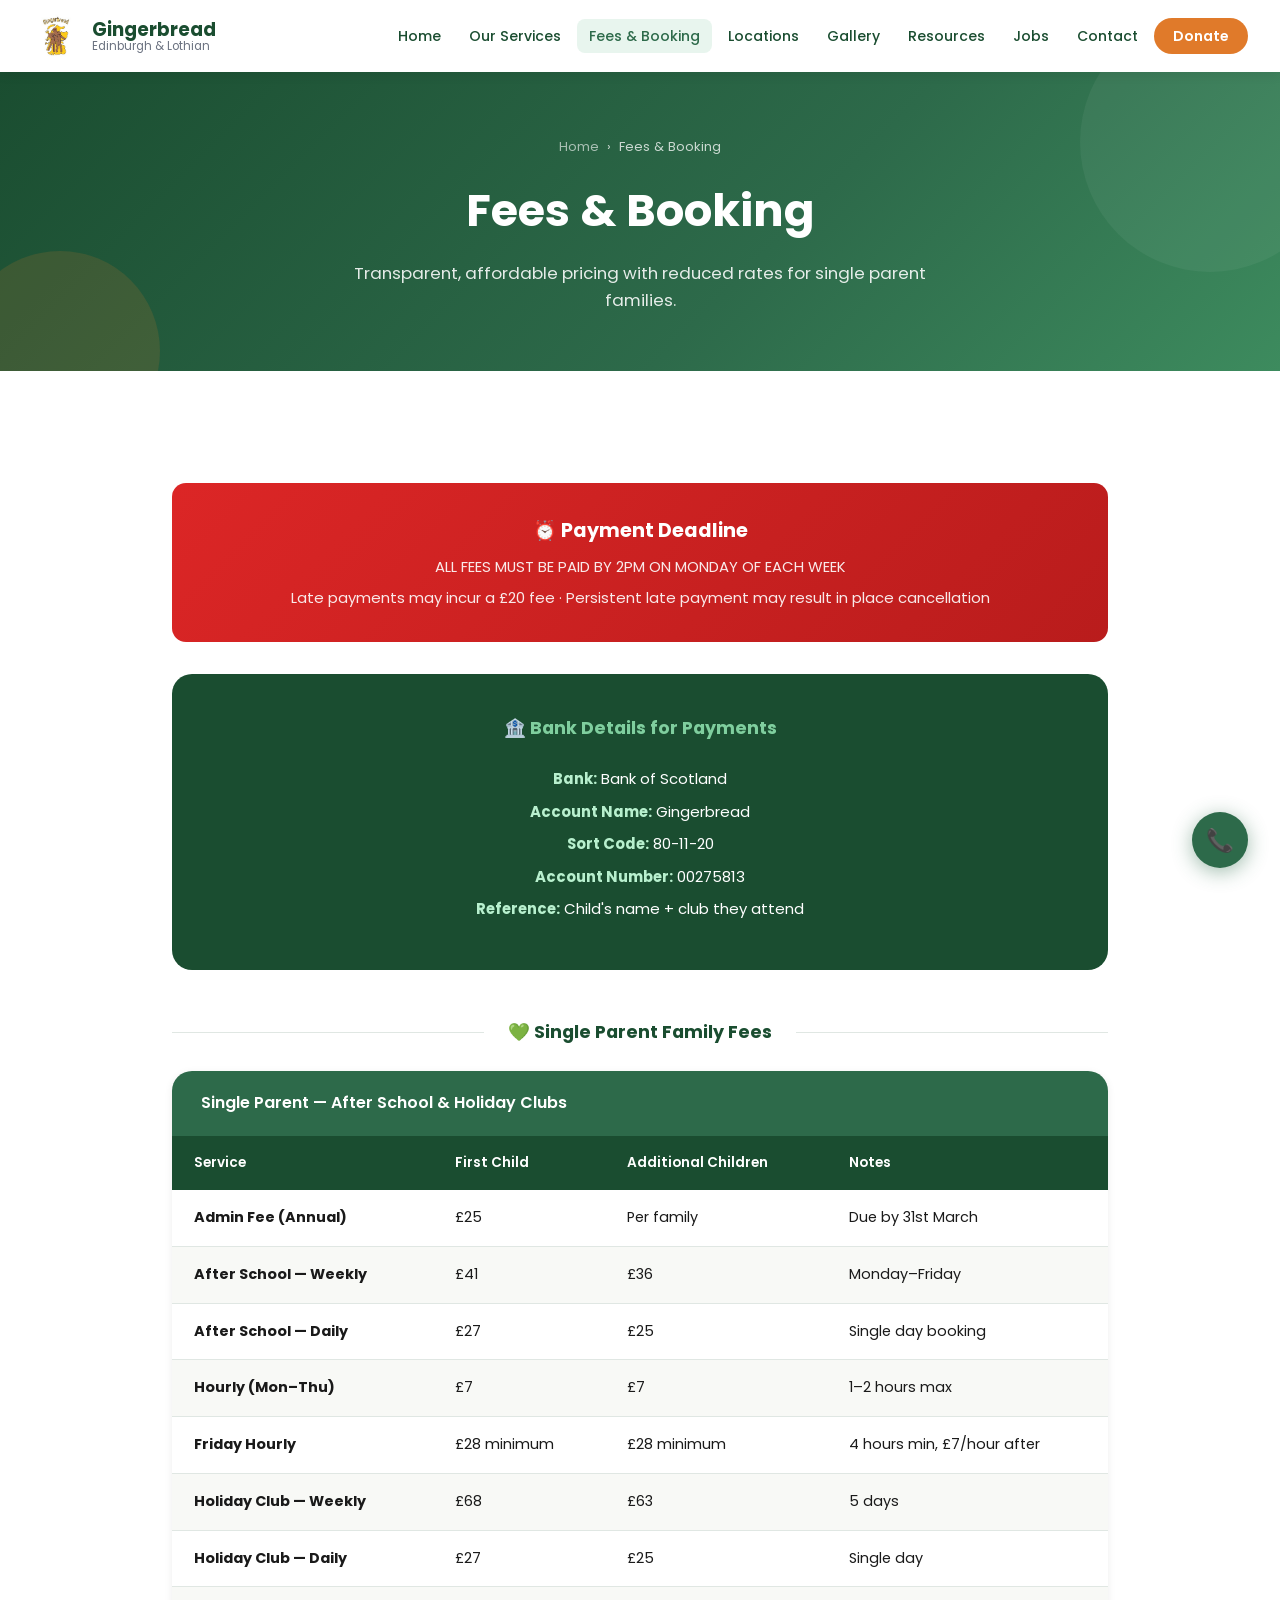
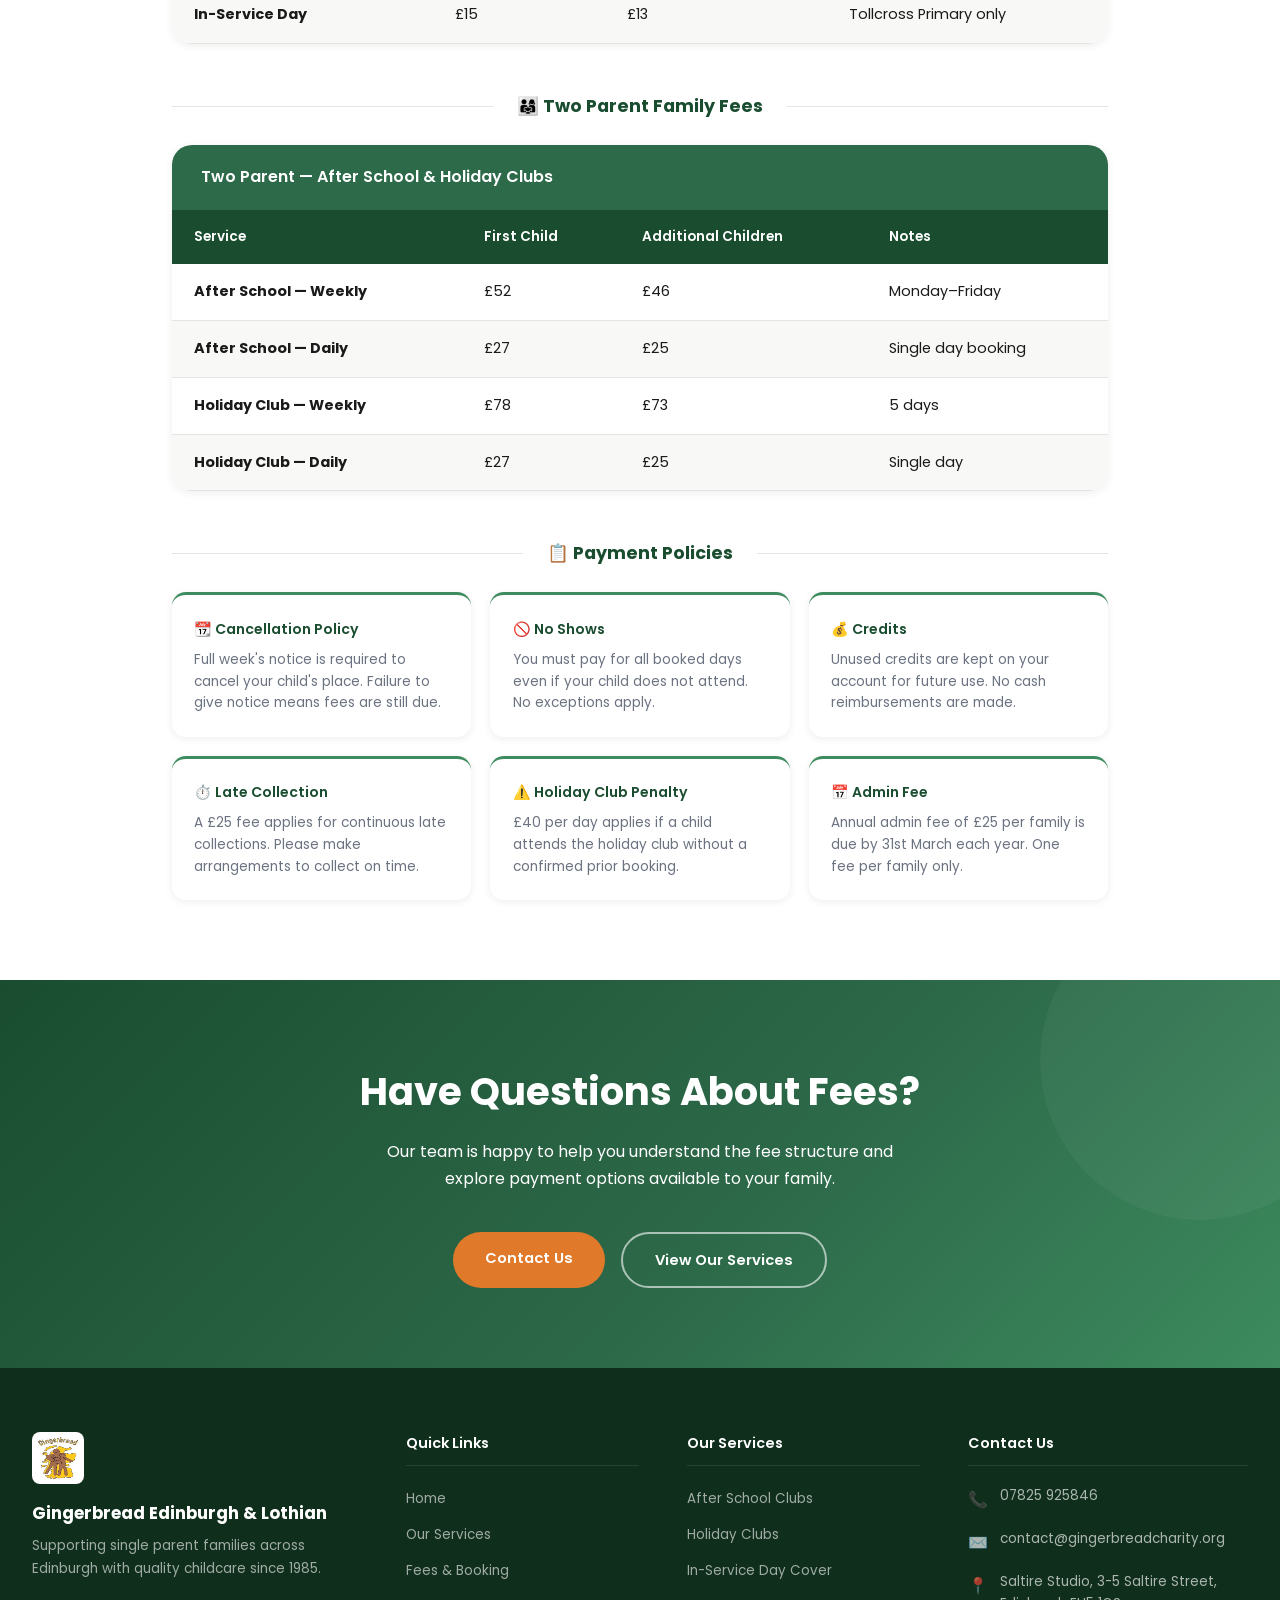
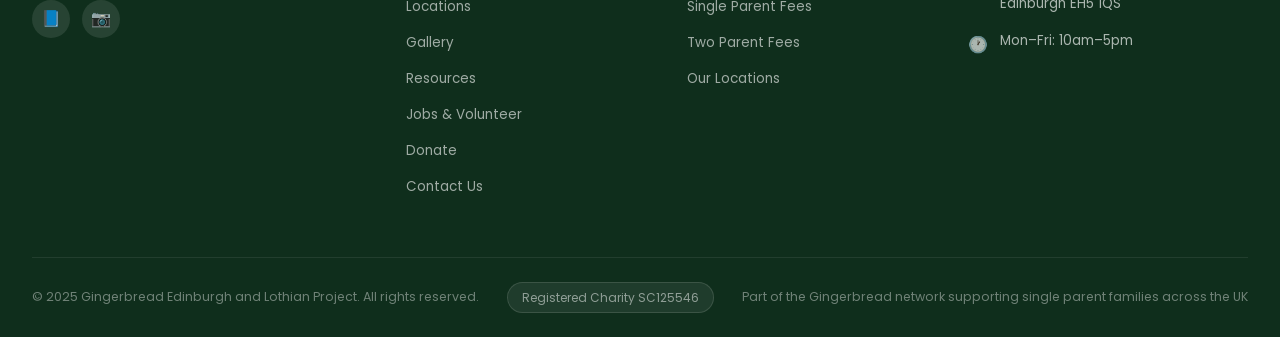
<file: fees.html>
<!DOCTYPE html>
<html lang="en">
<head>
  <meta charset="UTF-8" />
  <meta name="viewport" content="width=device-width, initial-scale=1.0" />
  <meta name="description" content="Gingerbread Edinburgh & Lothian fee structure for single parent and two parent families. After school, holiday club and in-service day fees." />
  <title>Fees & Booking | Gingerbread Edinburgh & Lothian</title>
  <link rel="icon" type="image/jpeg" href="Gingerbread%20LOGO.jpg" />
  <link rel="stylesheet" href="style.css" />
  <style>
    .policy-grid {
      display: grid;
      grid-template-columns: repeat(auto-fill, minmax(240px, 1fr));
      gap: 1.2rem;
      margin-top: 1.5rem;
    }

    .policy-item {
      background: var(--white);
      border-radius: var(--radius);
      padding: 1.4rem;
      box-shadow: var(--shadow-sm);
      border-top: 3px solid var(--green-light);
    }

    .policy-item h4 {
      font-size: 0.88rem;
      font-weight: 600;
      color: var(--green-dark);
      margin-bottom: 0.5rem;
    }

    .policy-item p {
      font-size: 0.85rem;
      color: var(--text-muted);
      line-height: 1.6;
    }

    .section-heading {
      text-align: center;
      margin: 3rem 0 1.5rem;
      display: flex;
      align-items: center;
      gap: 1rem;
    }

    .section-heading::before,
    .section-heading::after {
      content: '';
      flex: 1;
      height: 1px;
      background: var(--border);
    }

    .section-heading h3 {
      font-size: 1.1rem;
      font-weight: 700;
      color: var(--green-dark);
      white-space: nowrap;
      padding: 0 0.5rem;
    }
  </style>
</head>
<body>

  <!-- NAVBAR -->
  <nav class="navbar">
    <div class="navbar-inner">
      <a href="index.html" class="nav-logo">
        <img src="Gingerbread%20LOGO.jpg" alt="Gingerbread Logo" />
        <div class="nav-logo-text">
          <span class="brand">Gingerbread</span>
          <span class="tagline">Edinburgh & Lothian</span>
        </div>
      </a>
      <ul class="nav-links">
        <li><a href="index.html">Home</a></li>
        <li><a href="services.html">Our Services</a></li>
        <li><a href="fees.html">Fees & Booking</a></li>
        <li><a href="locations.html">Locations</a></li>
        <li><a href="gallery.html">Gallery</a></li>
        <li><a href="resources.html">Resources</a></li>
        <li><a href="jobs.html">Jobs</a></li>
        <li><a href="contact.html">Contact</a></li>
        <li><a href="donate.html" class="nav-donate">Donate</a></li>
      </ul>
      <button class="nav-toggle" aria-label="Toggle menu">
        <span></span><span></span><span></span>
      </button>
    </div>
  </nav>

  <!-- PAGE HEADER -->
  <div class="page-header">
    <div class="breadcrumb">
      <a href="index.html">Home</a> <span>›</span> <span>Fees & Booking</span>
    </div>
    <h1>Fees & Booking</h1>
    <p>Transparent, affordable pricing with reduced rates for single parent families.</p>
  </div>

  <!-- MAIN CONTENT -->
  <section class="section section-white">
    <div class="container" style="max-width: 1000px;">

      <!-- Payment Deadline -->
      <div class="notice-red reveal">
        <h3>⏰ Payment Deadline</h3>
        <p>ALL FEES MUST BE PAID BY 2PM ON MONDAY OF EACH WEEK</p>
        <p>Late payments may incur a £20 fee · Persistent late payment may result in place cancellation</p>
      </div>

      <!-- Bank Details -->
      <div class="bank-box reveal">
        <h3>🏦 Bank Details for Payments</h3>
        <p><strong>Bank:</strong> Bank of Scotland</p>
        <p><strong>Account Name:</strong> Gingerbread</p>
        <p><strong>Sort Code:</strong> 80-11-20</p>
        <p><strong>Account Number:</strong> 00275813</p>
        <p><strong>Reference:</strong> Child's name + club they attend</p>
      </div>

      <!-- Single Parent Fees -->
      <div class="section-heading reveal">
        <h3>💚 Single Parent Family Fees</h3>
      </div>

      <div class="fee-table-wrap reveal">
        <h3>Single Parent — After School & Holiday Clubs</h3>
        <table>
          <thead>
            <tr>
              <th>Service</th>
              <th>First Child</th>
              <th>Additional Children</th>
              <th>Notes</th>
            </tr>
          </thead>
          <tbody>
            <tr>
              <td><strong>Admin Fee (Annual)</strong></td>
              <td>£25</td>
              <td>Per family</td>
              <td>Due by 31st March</td>
            </tr>
            <tr>
              <td><strong>After School — Weekly</strong></td>
              <td>£41</td>
              <td>£36</td>
              <td>Monday–Friday</td>
            </tr>
            <tr>
              <td><strong>After School — Daily</strong></td>
              <td>£27</td>
              <td>£25</td>
              <td>Single day booking</td>
            </tr>
            <tr>
              <td><strong>Hourly (Mon–Thu)</strong></td>
              <td>£7</td>
              <td>£7</td>
              <td>1–2 hours max</td>
            </tr>
            <tr>
              <td><strong>Friday Hourly</strong></td>
              <td>£28 minimum</td>
              <td>£28 minimum</td>
              <td>4 hours min, £7/hour after</td>
            </tr>
            <tr>
              <td><strong>Holiday Club — Weekly</strong></td>
              <td>£68</td>
              <td>£63</td>
              <td>5 days</td>
            </tr>
            <tr>
              <td><strong>Holiday Club — Daily</strong></td>
              <td>£27</td>
              <td>£25</td>
              <td>Single day</td>
            </tr>
            <tr>
              <td><strong>In-Service Day</strong></td>
              <td>£15</td>
              <td>£13</td>
              <td>Tollcross Primary only</td>
            </tr>
          </tbody>
        </table>
      </div>

      <!-- Two Parent Fees -->
      <div class="section-heading reveal">
        <h3>👨‍👩‍👧 Two Parent Family Fees</h3>
      </div>

      <div class="fee-table-wrap reveal">
        <h3>Two Parent — After School & Holiday Clubs</h3>
        <table>
          <thead>
            <tr>
              <th>Service</th>
              <th>First Child</th>
              <th>Additional Children</th>
              <th>Notes</th>
            </tr>
          </thead>
          <tbody>
            <tr>
              <td><strong>After School — Weekly</strong></td>
              <td>£52</td>
              <td>£46</td>
              <td>Monday–Friday</td>
            </tr>
            <tr>
              <td><strong>After School — Daily</strong></td>
              <td>£27</td>
              <td>£25</td>
              <td>Single day booking</td>
            </tr>
            <tr>
              <td><strong>Holiday Club — Weekly</strong></td>
              <td>£78</td>
              <td>£73</td>
              <td>5 days</td>
            </tr>
            <tr>
              <td><strong>Holiday Club — Daily</strong></td>
              <td>£27</td>
              <td>£25</td>
              <td>Single day</td>
            </tr>
          </tbody>
        </table>
      </div>

      <!-- Payment Policies -->
      <div class="section-heading reveal">
        <h3>📋 Payment Policies</h3>
      </div>

      <div class="policy-grid">
        <div class="policy-item reveal reveal-delay-1">
          <h4>📆 Cancellation Policy</h4>
          <p>Full week's notice is required to cancel your child's place. Failure to give notice means fees are still due.</p>
        </div>
        <div class="policy-item reveal reveal-delay-2">
          <h4>🚫 No Shows</h4>
          <p>You must pay for all booked days even if your child does not attend. No exceptions apply.</p>
        </div>
        <div class="policy-item reveal reveal-delay-3">
          <h4>💰 Credits</h4>
          <p>Unused credits are kept on your account for future use. No cash reimbursements are made.</p>
        </div>
        <div class="policy-item reveal reveal-delay-4">
          <h4>⏱️ Late Collection</h4>
          <p>A £25 fee applies for continuous late collections. Please make arrangements to collect on time.</p>
        </div>
        <div class="policy-item reveal reveal-delay-1">
          <h4>⚠️ Holiday Club Penalty</h4>
          <p>£40 per day applies if a child attends the holiday club without a confirmed prior booking.</p>
        </div>
        <div class="policy-item reveal reveal-delay-2">
          <h4>📅 Admin Fee</h4>
          <p>Annual admin fee of £25 per family is due by 31st March each year. One fee per family only.</p>
        </div>
      </div>

    </div>
  </section>

  <!-- CTA BANNER -->
  <section class="cta-banner">
    <h2 class="reveal">Have Questions About Fees?</h2>
    <p class="reveal reveal-delay-1">Our team is happy to help you understand the fee structure and explore payment options available to your family.</p>
    <div class="cta-banner-buttons reveal reveal-delay-2">
      <a href="contact.html" class="btn btn-orange">Contact Us</a>
      <a href="services.html" class="btn btn-outline-white">View Our Services</a>
    </div>
  </section>

  <!-- FOOTER -->
  <footer class="footer">
    <div class="footer-grid">
      <div class="footer-brand">
        <img src="Gingerbread%20LOGO.jpg" alt="Gingerbread Logo" />
        <div class="brand-name">Gingerbread Edinburgh & Lothian</div>
        <p>Supporting single parent families across Edinburgh with quality childcare since 1985.</p>
        <div class="footer-socials">
          <a href="#" target="_blank" class="social-btn" aria-label="Facebook">📘</a>
          <a href="#" target="_blank" class="social-btn" aria-label="Instagram">📷</a>
        </div>
      </div>
      <div class="footer-col">
        <h4>Quick Links</h4>
        <ul>
          <li><a href="index.html">Home</a></li>
          <li><a href="services.html">Our Services</a></li>
          <li><a href="fees.html">Fees & Booking</a></li>
          <li><a href="locations.html">Locations</a></li>
          <li><a href="gallery.html">Gallery</a></li>
        <li><a href="resources.html">Resources</a></li>
          <li><a href="jobs.html">Jobs & Volunteer</a></li>
          <li><a href="donate.html">Donate</a></li>
          <li><a href="contact.html">Contact Us</a></li>
        </ul>
      </div>
      <div class="footer-col">
        <h4>Our Services</h4>
        <ul>
          <li><a href="services.html">After School Clubs</a></li>
          <li><a href="services.html">Holiday Clubs</a></li>
          <li><a href="services.html">In-Service Day Cover</a></li>
          <li><a href="fees.html">Single Parent Fees</a></li>
          <li><a href="fees.html">Two Parent Fees</a></li>
          <li><a href="locations.html">Our Locations</a></li>
        </ul>
      </div>
      <div class="footer-col">
        <h4>Contact Us</h4>
        <div class="footer-contact-item">
          <span class="icon">📞</span>
          <span><a href="tel:07825925846" style="color:rgba(255,255,255,0.65);">07825 925846</a></span>
        </div>
        <div class="footer-contact-item">
          <span class="icon">✉️</span>
          <span><a href="mailto:contact@gingerbreadcharity.org" style="color:rgba(255,255,255,0.65);">contact@gingerbreadcharity.org</a></span>
        </div>
        <div class="footer-contact-item">
          <span class="icon">📍</span>
          <span>Saltire Studio, 3-5 Saltire Street, Edinburgh EH5 1QS</span>
        </div>
        <div class="footer-contact-item">
          <span class="icon">🕐</span>
          <span>Mon–Fri: 10am–5pm</span>
        </div>
      </div>
    </div>
    <div class="footer-bottom">
      <p>© 2025 Gingerbread Edinburgh and Lothian Project. All rights reserved.</p>
      <span class="charity-badge">Registered Charity SC125546</span>
      <p>Part of the Gingerbread network supporting single parent families across the UK</p>
    </div>
  </footer>

  <a href="tel:07825925846" class="float-phone" aria-label="Call us">
    📞
    <span class="tooltip">07825 925846</span>
  </a>

  <script src="main.js"></script>
</body>
</html>
</file>
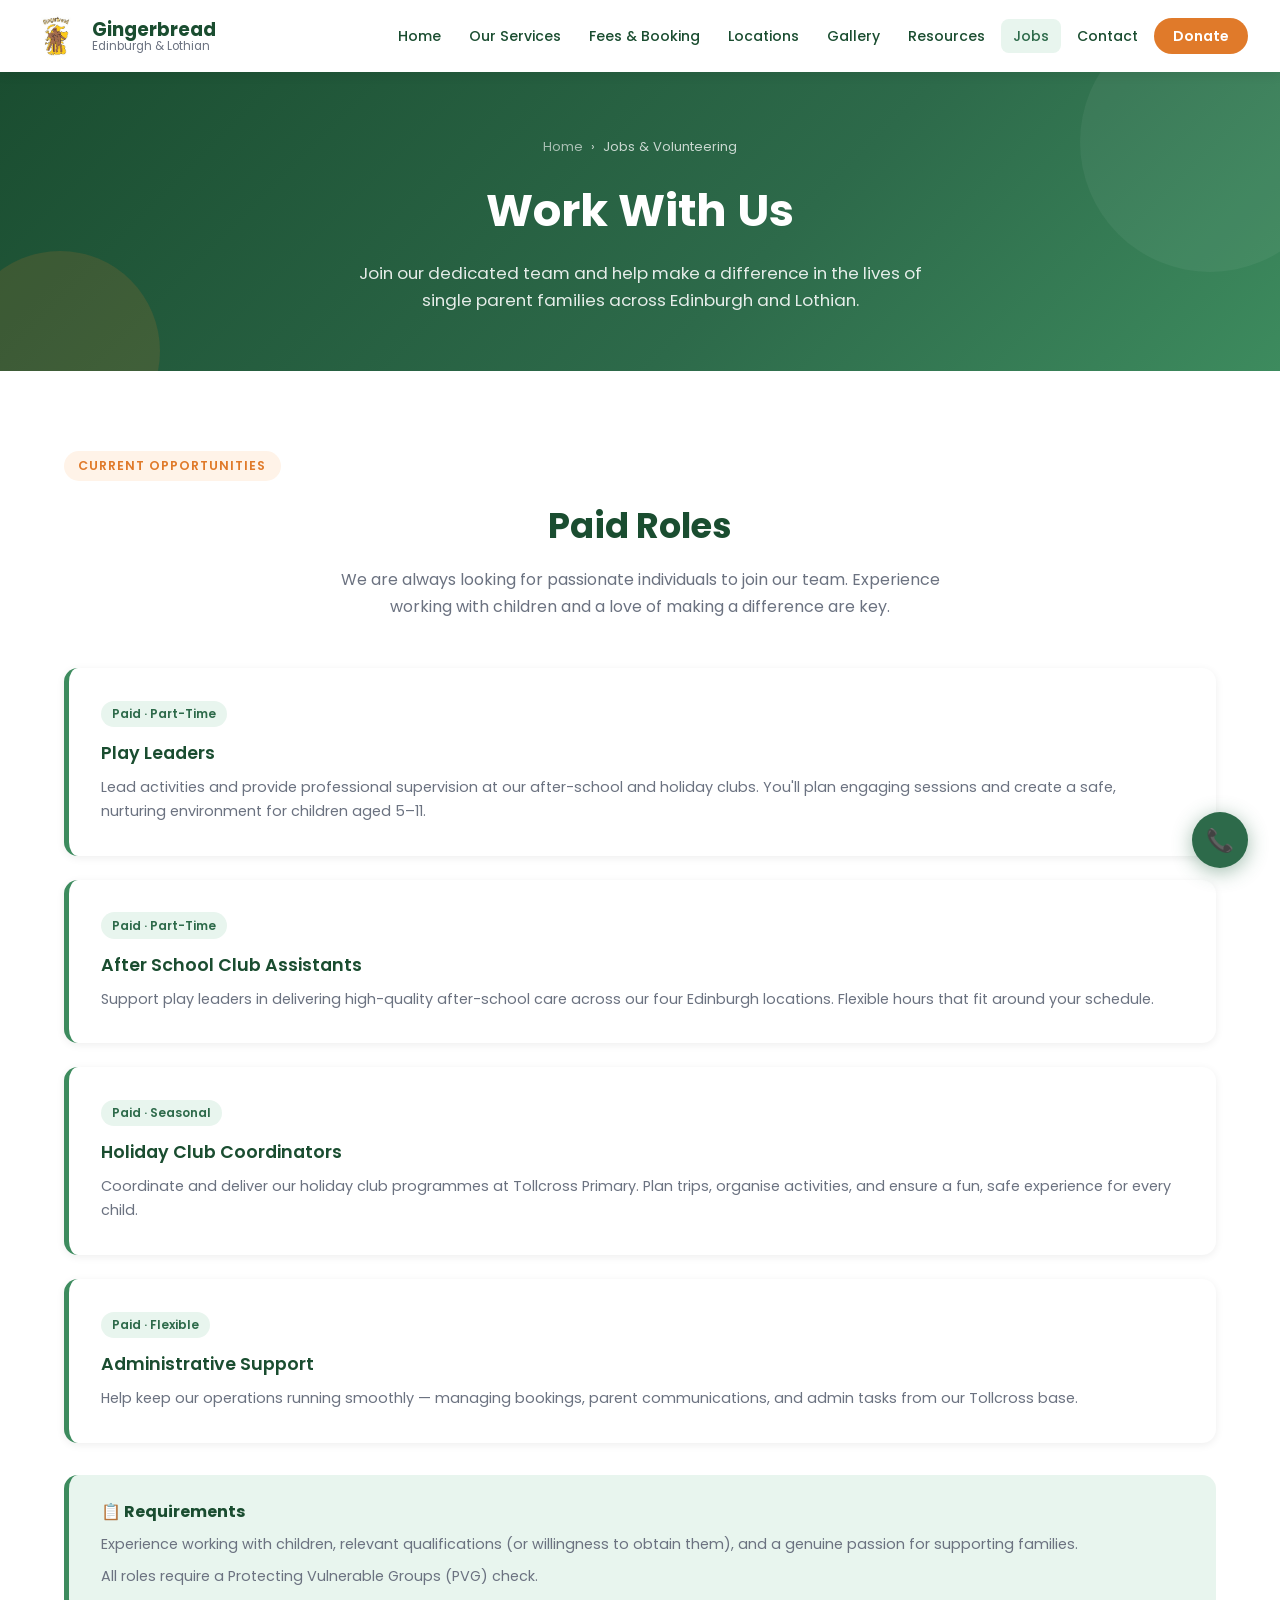
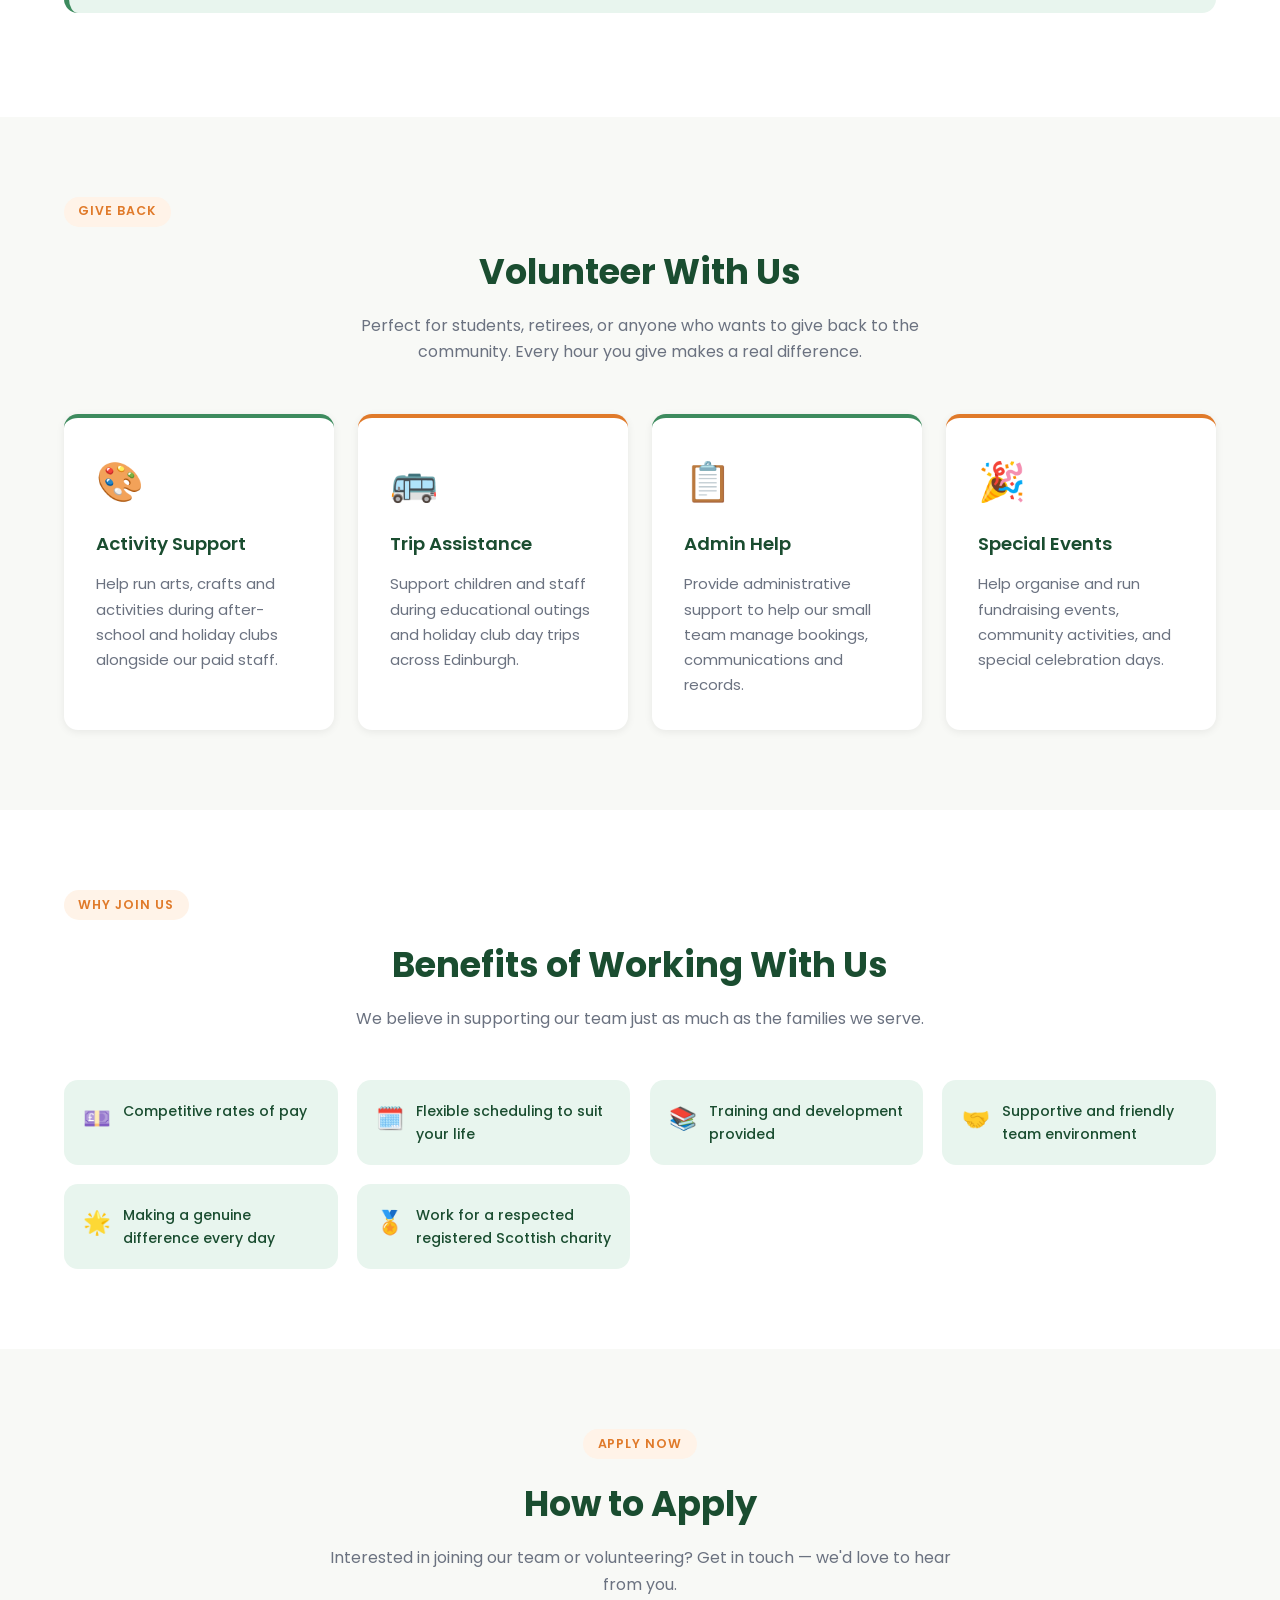
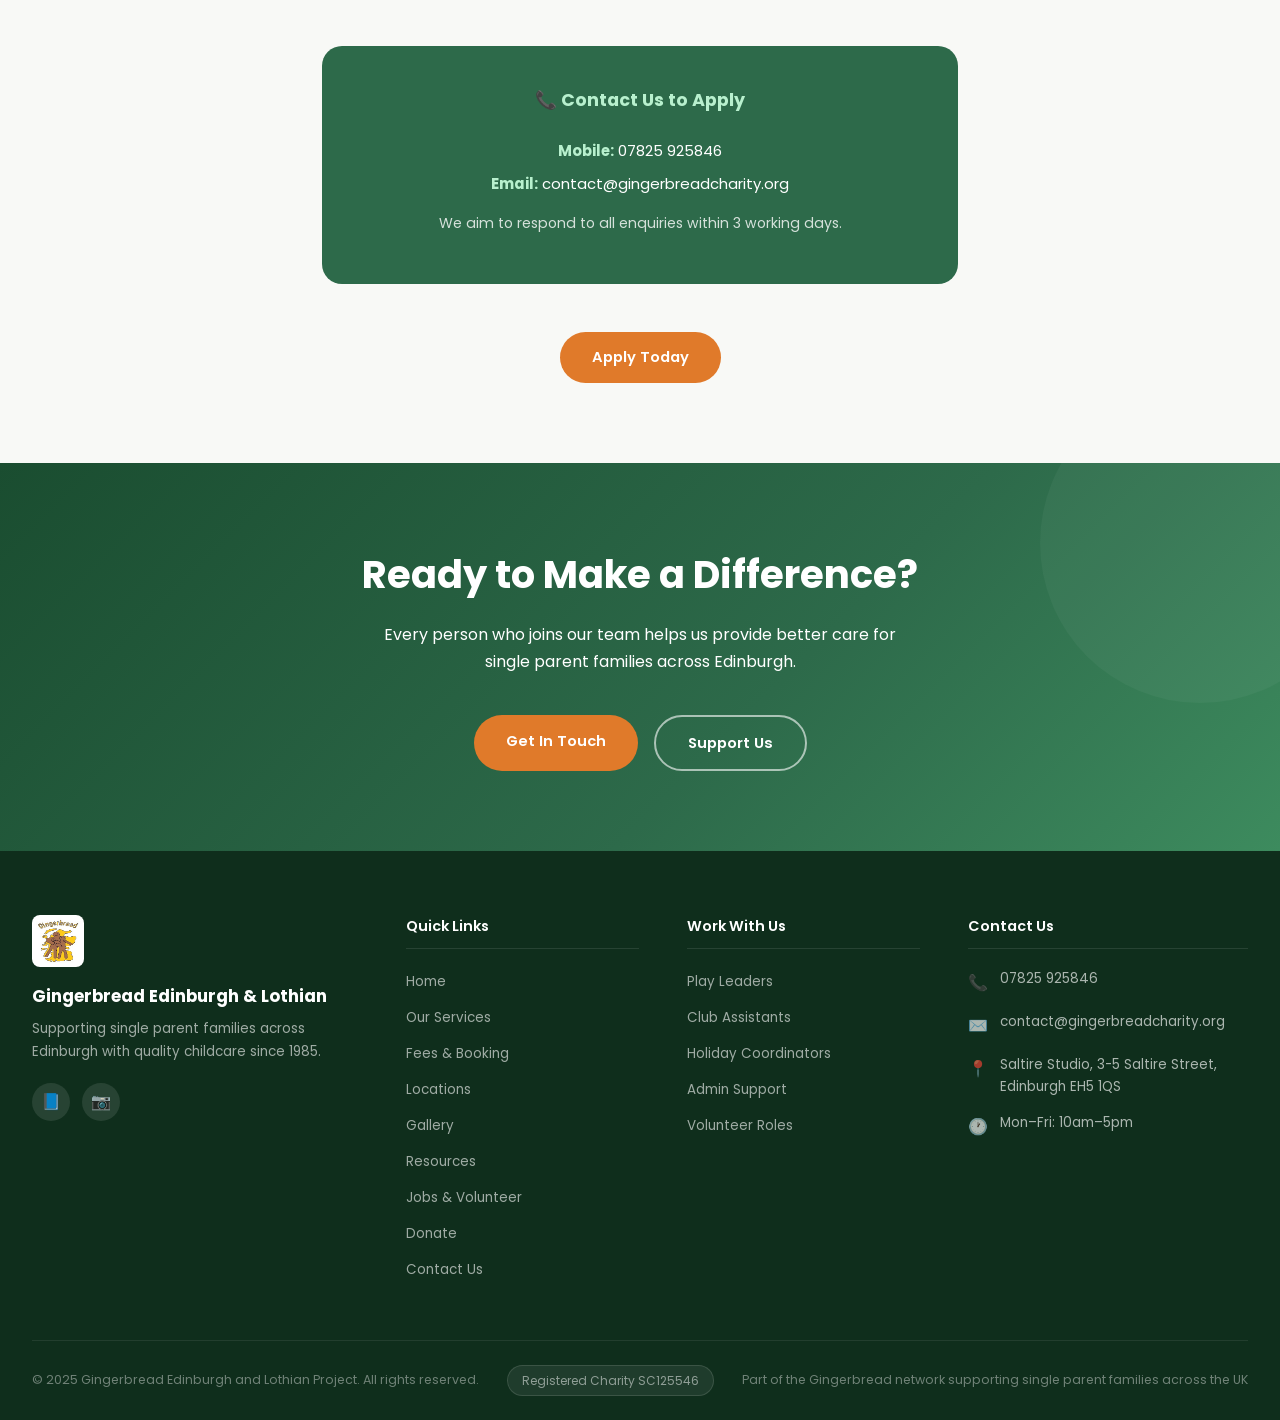
<file: jobs.html>
<!DOCTYPE html>
<html lang="en">
<head>
  <meta charset="UTF-8" />
  <meta name="viewport" content="width=device-width, initial-scale=1.0" />
  <meta name="description" content="Work with Gingerbread Edinburgh & Lothian — Play Leaders, Club Assistants, Volunteer opportunities and more." />
  <title>Jobs & Volunteering | Gingerbread Edinburgh & Lothian</title>
  <link rel="icon" type="image/jpeg" href="Gingerbread%20LOGO.jpg" />
  <link rel="stylesheet" href="style.css" />
  <style>
    .benefits-list {
      display: grid;
      grid-template-columns: repeat(auto-fill, minmax(220px, 1fr));
      gap: 1.2rem;
      margin-top: 1.5rem;
    }

    .benefit-item {
      display: flex;
      align-items: flex-start;
      gap: 0.75rem;
      background: var(--green-pale);
      padding: 1.2rem;
      border-radius: var(--radius);
    }

    .benefit-item .icon {
      font-size: 1.4rem;
      flex-shrink: 0;
    }

    .benefit-item p {
      font-size: 0.88rem;
      color: var(--green-dark);
      font-weight: 500;
    }
  </style>
</head>
<body>

  <!-- NAVBAR -->
  <nav class="navbar">
    <div class="navbar-inner">
      <a href="index.html" class="nav-logo">
        <img src="Gingerbread%20LOGO.jpg" alt="Gingerbread Logo" />
        <div class="nav-logo-text">
          <span class="brand">Gingerbread</span>
          <span class="tagline">Edinburgh & Lothian</span>
        </div>
      </a>
      <ul class="nav-links">
        <li><a href="index.html">Home</a></li>
        <li><a href="services.html">Our Services</a></li>
        <li><a href="fees.html">Fees & Booking</a></li>
        <li><a href="locations.html">Locations</a></li>
        <li><a href="gallery.html">Gallery</a></li>
        <li><a href="resources.html">Resources</a></li>
        <li><a href="jobs.html">Jobs</a></li>
        <li><a href="contact.html">Contact</a></li>
        <li><a href="donate.html" class="nav-donate">Donate</a></li>
      </ul>
      <button class="nav-toggle" aria-label="Toggle menu">
        <span></span><span></span><span></span>
      </button>
    </div>
  </nav>

  <!-- PAGE HEADER -->
  <div class="page-header">
    <div class="breadcrumb">
      <a href="index.html">Home</a> <span>›</span> <span>Jobs & Volunteering</span>
    </div>
    <h1>Work With Us</h1>
    <p>Join our dedicated team and help make a difference in the lives of single parent families across Edinburgh and Lothian.</p>
  </div>

  <!-- CURRENT OPPORTUNITIES -->
  <section class="section section-white">
    <div class="container">

      <div class="label-tag reveal">Current Opportunities</div>
      <h2 class="section-title reveal">Paid Roles</h2>
      <p class="section-subtitle reveal">We are always looking for passionate individuals to join our team. Experience working with children and a love of making a difference are key.</p>

      <div class="job-card reveal reveal-delay-1">
        <span class="job-tag">Paid · Part-Time</span>
        <h3>Play Leaders</h3>
        <p>Lead activities and provide professional supervision at our after-school and holiday clubs. You'll plan engaging sessions and create a safe, nurturing environment for children aged 5–11.</p>
      </div>

      <div class="job-card reveal reveal-delay-2">
        <span class="job-tag">Paid · Part-Time</span>
        <h3>After School Club Assistants</h3>
        <p>Support play leaders in delivering high-quality after-school care across our four Edinburgh locations. Flexible hours that fit around your schedule.</p>
      </div>

      <div class="job-card reveal reveal-delay-3">
        <span class="job-tag">Paid · Seasonal</span>
        <h3>Holiday Club Coordinators</h3>
        <p>Coordinate and deliver our holiday club programmes at Tollcross Primary. Plan trips, organise activities, and ensure a fun, safe experience for every child.</p>
      </div>

      <div class="job-card reveal reveal-delay-4">
        <span class="job-tag">Paid · Flexible</span>
        <h3>Administrative Support</h3>
        <p>Help keep our operations running smoothly — managing bookings, parent communications, and admin tasks from our Tollcross base.</p>
      </div>

      <div class="notice-green reveal" style="margin-top: 2rem;">
        <h3>📋 Requirements</h3>
        <p>Experience working with children, relevant qualifications (or willingness to obtain them), and a genuine passion for supporting families.</p>
        <p style="margin-top:0.5rem;">All roles require a Protecting Vulnerable Groups (PVG) check.</p>
      </div>

    </div>
  </section>

  <!-- VOLUNTEER -->
  <section class="section section-alt">
    <div class="container">
      <div class="label-tag reveal">Give Back</div>
      <h2 class="section-title reveal">Volunteer With Us</h2>
      <p class="section-subtitle reveal">Perfect for students, retirees, or anyone who wants to give back to the community. Every hour you give makes a real difference.</p>

      <div class="grid-4">
        <div class="card card-accent-green reveal reveal-delay-1">
          <div class="card-icon">🎨</div>
          <h3>Activity Support</h3>
          <p>Help run arts, crafts and activities during after-school and holiday clubs alongside our paid staff.</p>
        </div>
        <div class="card card-accent-orange reveal reveal-delay-2">
          <div class="card-icon">🚌</div>
          <h3>Trip Assistance</h3>
          <p>Support children and staff during educational outings and holiday club day trips across Edinburgh.</p>
        </div>
        <div class="card card-accent-green reveal reveal-delay-3">
          <div class="card-icon">📋</div>
          <h3>Admin Help</h3>
          <p>Provide administrative support to help our small team manage bookings, communications and records.</p>
        </div>
        <div class="card card-accent-orange reveal reveal-delay-4">
          <div class="card-icon">🎉</div>
          <h3>Special Events</h3>
          <p>Help organise and run fundraising events, community activities, and special celebration days.</p>
        </div>
      </div>
    </div>
  </section>

  <!-- BENEFITS -->
  <section class="section section-white">
    <div class="container">
      <div class="label-tag reveal">Why Join Us</div>
      <h2 class="section-title reveal">Benefits of Working With Us</h2>
      <p class="section-subtitle reveal">We believe in supporting our team just as much as the families we serve.</p>
      <div class="benefits-list">
        <div class="benefit-item reveal reveal-delay-1"><div class="icon">💷</div><p>Competitive rates of pay</p></div>
        <div class="benefit-item reveal reveal-delay-2"><div class="icon">🗓️</div><p>Flexible scheduling to suit your life</p></div>
        <div class="benefit-item reveal reveal-delay-3"><div class="icon">📚</div><p>Training and development provided</p></div>
        <div class="benefit-item reveal reveal-delay-4"><div class="icon">🤝</div><p>Supportive and friendly team environment</p></div>
        <div class="benefit-item reveal reveal-delay-1"><div class="icon">🌟</div><p>Making a genuine difference every day</p></div>
        <div class="benefit-item reveal reveal-delay-2"><div class="icon">🏅</div><p>Work for a respected registered Scottish charity</p></div>
      </div>
    </div>
  </section>

  <!-- HOW TO APPLY -->
  <section class="section section-alt">
    <div class="container" style="max-width:700px; text-align:center;">
      <div class="label-tag reveal">Apply Now</div>
      <h2 class="section-title reveal">How to Apply</h2>
      <p class="section-subtitle reveal">Interested in joining our team or volunteering? Get in touch — we'd love to hear from you.</p>
      <div class="bank-box reveal" style="background: var(--green-mid);">
        <h3 style="color: #b8f0ce;">📞 Contact Us to Apply</h3>
        <p><strong>Mobile:</strong> 07825 925846</p>
        <p><strong>Email:</strong> contact@gingerbreadcharity.org</p>
        <p style="margin-top:1rem; font-size:0.88rem; opacity:0.8;">We aim to respond to all enquiries within 3 working days.</p>
      </div>
      <a href="contact.html" class="btn btn-orange reveal" style="margin-top:1rem;">Apply Today</a>
    </div>
  </section>

  <!-- CTA BANNER -->
  <section class="cta-banner">
    <h2 class="reveal">Ready to Make a Difference?</h2>
    <p class="reveal reveal-delay-1">Every person who joins our team helps us provide better care for single parent families across Edinburgh.</p>
    <div class="cta-banner-buttons reveal reveal-delay-2">
      <a href="contact.html" class="btn btn-orange">Get In Touch</a>
      <a href="donate.html" class="btn btn-outline-white">Support Us</a>
    </div>
  </section>

  <!-- FOOTER -->
  <footer class="footer">
    <div class="footer-grid">
      <div class="footer-brand">
        <img src="Gingerbread%20LOGO.jpg" alt="Gingerbread Logo" />
        <div class="brand-name">Gingerbread Edinburgh & Lothian</div>
        <p>Supporting single parent families across Edinburgh with quality childcare since 1985.</p>
        <div class="footer-socials">
          <a href="#" target="_blank" class="social-btn" aria-label="Facebook">📘</a>
          <a href="#" target="_blank" class="social-btn" aria-label="Instagram">📷</a>
        </div>
      </div>
      <div class="footer-col">
        <h4>Quick Links</h4>
        <ul>
          <li><a href="index.html">Home</a></li>
          <li><a href="services.html">Our Services</a></li>
          <li><a href="fees.html">Fees & Booking</a></li>
          <li><a href="locations.html">Locations</a></li>
          <li><a href="gallery.html">Gallery</a></li>
        <li><a href="resources.html">Resources</a></li>
          <li><a href="jobs.html">Jobs & Volunteer</a></li>
          <li><a href="donate.html">Donate</a></li>
          <li><a href="contact.html">Contact Us</a></li>
        </ul>
      </div>
      <div class="footer-col">
        <h4>Work With Us</h4>
        <ul>
          <li><a href="jobs.html">Play Leaders</a></li>
          <li><a href="jobs.html">Club Assistants</a></li>
          <li><a href="jobs.html">Holiday Coordinators</a></li>
          <li><a href="jobs.html">Admin Support</a></li>
          <li><a href="jobs.html">Volunteer Roles</a></li>
        </ul>
      </div>
      <div class="footer-col">
        <h4>Contact Us</h4>
        <div class="footer-contact-item">
          <span class="icon">📞</span>
          <span><a href="tel:07825925846" style="color:rgba(255,255,255,0.65);">07825 925846</a></span>
        </div>
        <div class="footer-contact-item">
          <span class="icon">✉️</span>
          <span><a href="mailto:contact@gingerbreadcharity.org" style="color:rgba(255,255,255,0.65);">contact@gingerbreadcharity.org</a></span>
        </div>
        <div class="footer-contact-item">
          <span class="icon">📍</span>
          <span>Saltire Studio, 3-5 Saltire Street, Edinburgh EH5 1QS</span>
        </div>
        <div class="footer-contact-item">
          <span class="icon">🕐</span>
          <span>Mon–Fri: 10am–5pm</span>
        </div>
      </div>
    </div>
    <div class="footer-bottom">
      <p>© 2025 Gingerbread Edinburgh and Lothian Project. All rights reserved.</p>
      <span class="charity-badge">Registered Charity SC125546</span>
      <p>Part of the Gingerbread network supporting single parent families across the UK</p>
    </div>
  </footer>

  <a href="tel:07825925846" class="float-phone" aria-label="Call us">
    📞
    <span class="tooltip">07825 925846</span>
  </a>

  <script src="main.js"></script>
</body>
</html>
</file>
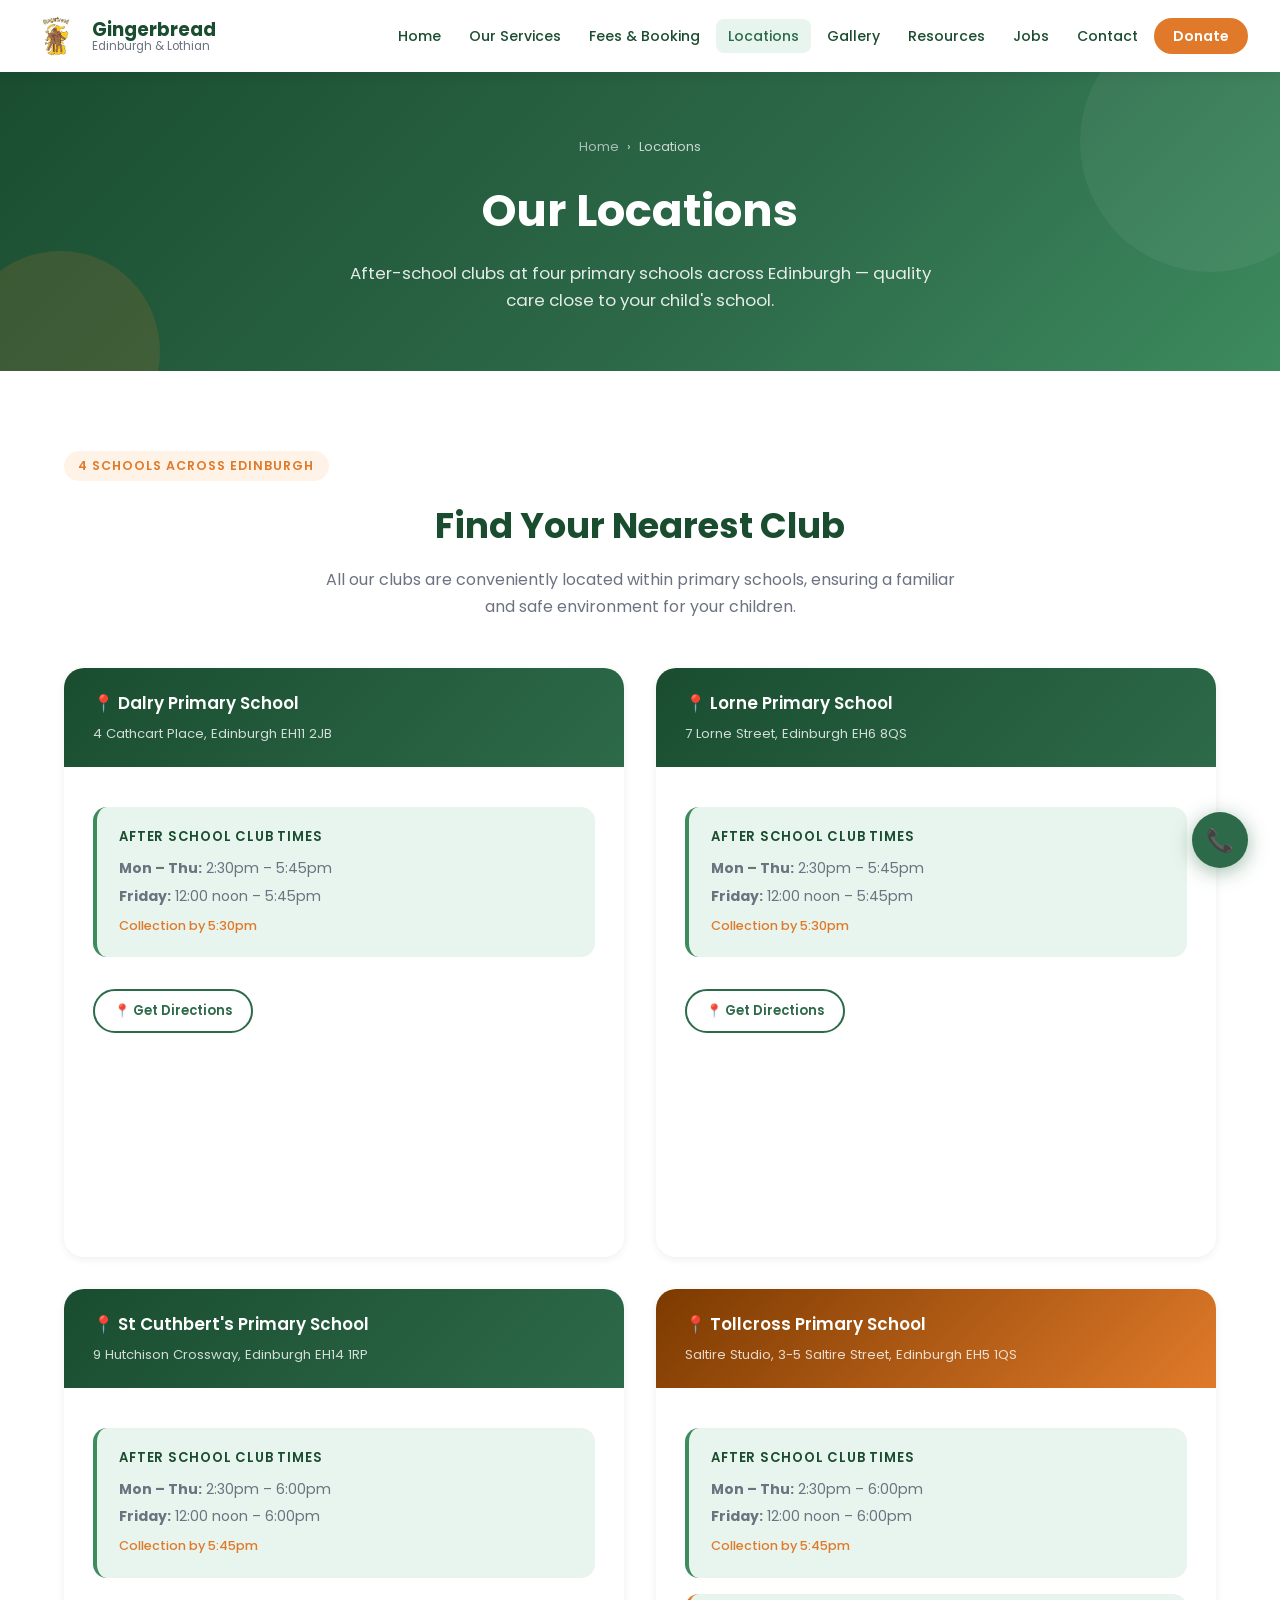
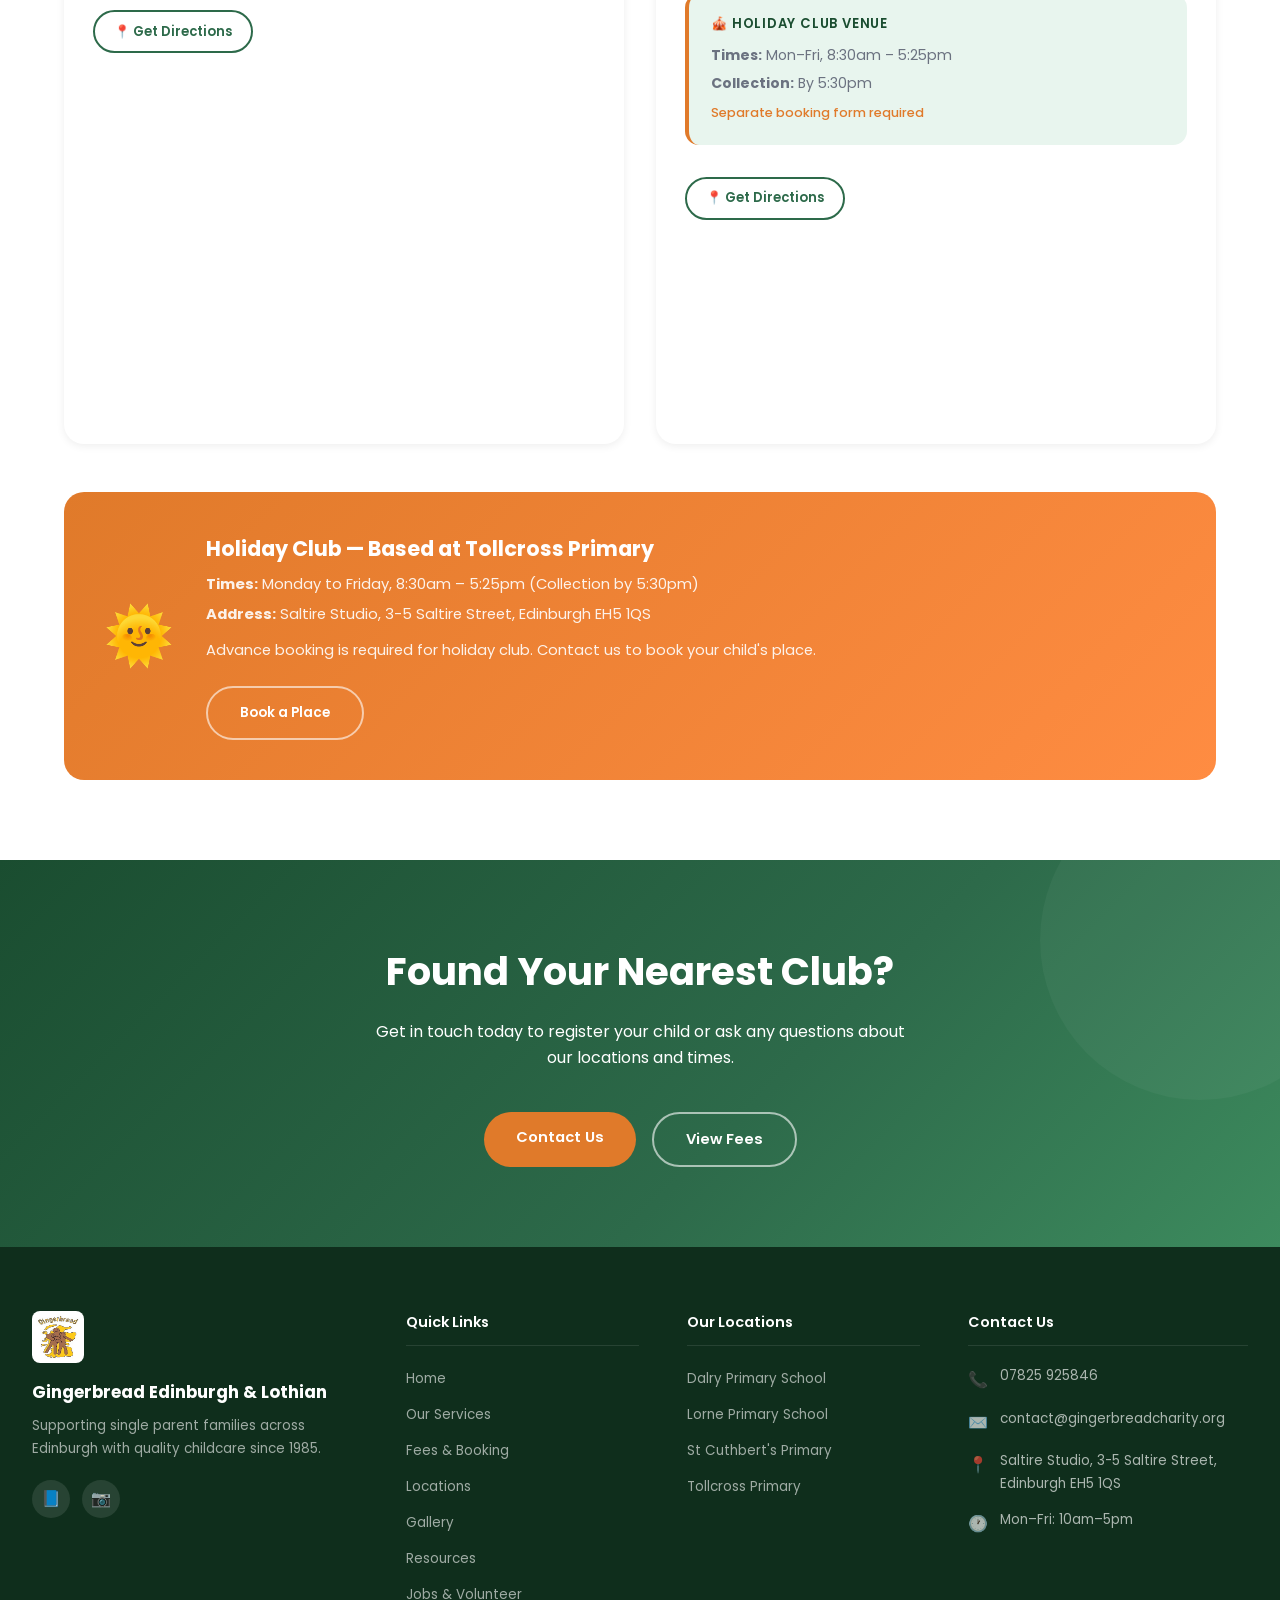
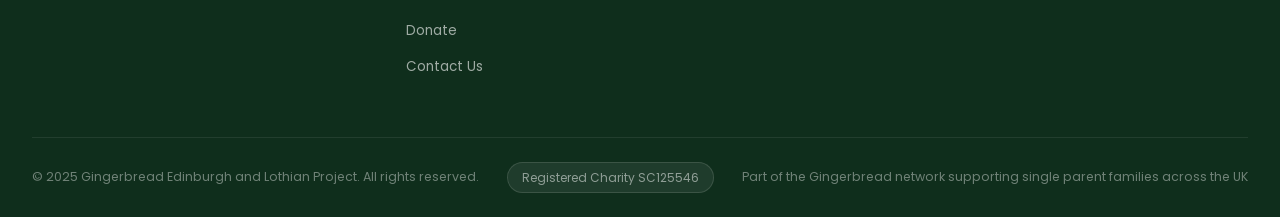
<file: locations.html>
<!DOCTYPE html>
<html lang="en">
<head>
  <meta charset="UTF-8" />
  <meta name="viewport" content="width=device-width, initial-scale=1.0" />
  <meta name="description" content="Gingerbread Edinburgh & Lothian — After school clubs at Dalry, Lorne, St Cuthbert's and Tollcross Primary Schools across Edinburgh." />
  <title>Our Locations | Gingerbread Edinburgh & Lothian</title>
  <link rel="icon" type="image/jpeg" href="Gingerbread%20LOGO.jpg" />
  <link rel="stylesheet" href="style.css" />
  <style>
    .locations-grid {
      display: grid;
      grid-template-columns: repeat(2, 1fr);
      gap: 2rem;
    }

    .map-embed {
      width: 100%;
      height: 200px;
      border: none;
      border-radius: 0 0 var(--radius) var(--radius);
      display: block;
      filter: grayscale(20%);
    }

    .holiday-banner {
      background: linear-gradient(135deg, var(--orange) 0%, var(--orange-light) 100%);
      color: var(--white);
      border-radius: var(--radius-lg);
      padding: 2.5rem;
      margin-top: 3rem;
      display: grid;
      grid-template-columns: auto 1fr;
      gap: 2rem;
      align-items: center;
    }

    .holiday-banner .icon { font-size: 3.5rem; }
    .holiday-banner h3 { font-size: 1.3rem; font-weight: 700; margin-bottom: 0.4rem; }
    .holiday-banner p  { font-size: 0.92rem; opacity: 0.9; margin: 0.3rem 0; }

    @media (max-width: 768px) {
      .locations-grid { grid-template-columns: 1fr; }
      .holiday-banner { grid-template-columns: 1fr; text-align: center; }
    }
  </style>
</head>
<body>

  <!-- NAVBAR -->
  <nav class="navbar">
    <div class="navbar-inner">
      <a href="index.html" class="nav-logo">
        <img src="Gingerbread%20LOGO.jpg" alt="Gingerbread Logo" />
        <div class="nav-logo-text">
          <span class="brand">Gingerbread</span>
          <span class="tagline">Edinburgh & Lothian</span>
        </div>
      </a>
      <ul class="nav-links">
        <li><a href="index.html">Home</a></li>
        <li><a href="services.html">Our Services</a></li>
        <li><a href="fees.html">Fees & Booking</a></li>
        <li><a href="locations.html">Locations</a></li>
        <li><a href="gallery.html">Gallery</a></li>
        <li><a href="resources.html">Resources</a></li>
        <li><a href="jobs.html">Jobs</a></li>
        <li><a href="contact.html">Contact</a></li>
        <li><a href="donate.html" class="nav-donate">Donate</a></li>
      </ul>
      <button class="nav-toggle" aria-label="Toggle menu">
        <span></span><span></span><span></span>
      </button>
    </div>
  </nav>

  <!-- PAGE HEADER -->
  <div class="page-header">
    <div class="breadcrumb">
      <a href="index.html">Home</a> <span>›</span> <span>Locations</span>
    </div>
    <h1>Our Locations</h1>
    <p>After-school clubs at four primary schools across Edinburgh — quality care close to your child's school.</p>
  </div>

  <!-- LOCATIONS -->
  <section class="section section-white">
    <div class="container">
      <div class="label-tag reveal">4 Schools Across Edinburgh</div>
      <h2 class="section-title reveal">Find Your Nearest Club</h2>
      <p class="section-subtitle reveal">All our clubs are conveniently located within primary schools, ensuring a familiar and safe environment for your children.</p>

      <div class="locations-grid">

        <!-- Dalry -->
        <div class="location-card reveal reveal-delay-1">
          <div class="location-header">
            <h3>📍 Dalry Primary School</h3>
            <p>4 Cathcart Place, Edinburgh EH11 2JB</p>
          </div>
          <div class="location-body">
            <div class="times-block">
              <h4>After School Club Times</h4>
              <p><strong>Mon – Thu:</strong> 2:30pm – 5:45pm</p>
              <p><strong>Friday:</strong> 12:00 noon – 5:45pm</p>
              <em>Collection by 5:30pm</em>
            </div>
            <a href="https://maps.google.com/?q=4+Cathcart+Place+Edinburgh+EH11+2JB" target="_blank" class="btn btn-outline-green" style="font-size:0.82rem; padding:0.55rem 1.2rem; margin-top:1rem; display:inline-block;">
              📍 Get Directions
            </a>
          </div>
          <iframe
            class="map-embed"
            loading="lazy"
            allowfullscreen
            referrerpolicy="no-referrer-when-downgrade"
            src="https://maps.google.com/maps?q=4+Cathcart+Place+Edinburgh+EH11+2JB&output=embed">
          </iframe>
        </div>

        <!-- Lorne -->
        <div class="location-card reveal reveal-delay-2">
          <div class="location-header">
            <h3>📍 Lorne Primary School</h3>
            <p>7 Lorne Street, Edinburgh EH6 8QS</p>
          </div>
          <div class="location-body">
            <div class="times-block">
              <h4>After School Club Times</h4>
              <p><strong>Mon – Thu:</strong> 2:30pm – 5:45pm</p>
              <p><strong>Friday:</strong> 12:00 noon – 5:45pm</p>
              <em>Collection by 5:30pm</em>
            </div>
            <a href="https://maps.google.com/?q=7+Lorne+Street+Edinburgh+EH6+8QS" target="_blank" class="btn btn-outline-green" style="font-size:0.82rem; padding:0.55rem 1.2rem; margin-top:1rem; display:inline-block;">
              📍 Get Directions
            </a>
          </div>
          <iframe
            class="map-embed"
            loading="lazy"
            allowfullscreen
            referrerpolicy="no-referrer-when-downgrade"
            src="https://maps.google.com/maps?q=7+Lorne+Street+Edinburgh+EH6+8QS&output=embed">
          </iframe>
        </div>

        <!-- St Cuthbert's -->
        <div class="location-card reveal reveal-delay-3">
          <div class="location-header">
            <h3>📍 St Cuthbert's Primary School</h3>
            <p>9 Hutchison Crossway, Edinburgh EH14 1RP</p>
          </div>
          <div class="location-body">
            <div class="times-block">
              <h4>After School Club Times</h4>
              <p><strong>Mon – Thu:</strong> 2:30pm – 6:00pm</p>
              <p><strong>Friday:</strong> 12:00 noon – 6:00pm</p>
              <em>Collection by 5:45pm</em>
            </div>
            <a href="https://maps.google.com/?q=9+Hutchison+Crossway+Edinburgh+EH14+1RP" target="_blank" class="btn btn-outline-green" style="font-size:0.82rem; padding:0.55rem 1.2rem; margin-top:1rem; display:inline-block;">
              📍 Get Directions
            </a>
          </div>
          <iframe
            class="map-embed"
            loading="lazy"
            allowfullscreen
            referrerpolicy="no-referrer-when-downgrade"
            src="https://maps.google.com/maps?q=9+Hutchison+Crossway+Edinburgh+EH14+1RP&output=embed">
          </iframe>
        </div>

        <!-- Tollcross -->
        <div class="location-card reveal reveal-delay-4">
          <div class="location-header" style="background: linear-gradient(135deg, #7c3a00, var(--orange));">
            <h3>📍 Tollcross Primary School</h3>
            <p>Saltire Studio, 3-5 Saltire Street, Edinburgh EH5 1QS</p>
          </div>
          <div class="location-body">
            <div class="times-block">
              <h4>After School Club Times</h4>
              <p><strong>Mon – Thu:</strong> 2:30pm – 6:00pm</p>
              <p><strong>Friday:</strong> 12:00 noon – 6:00pm</p>
              <em>Collection by 5:45pm</em>
            </div>
            <div class="times-block" style="border-left-color: var(--orange); margin-top:0.75rem;">
              <h4>🎪 Holiday Club Venue</h4>
              <p><strong>Times:</strong> Mon–Fri, 8:30am – 5:25pm</p>
              <p><strong>Collection:</strong> By 5:30pm</p>
              <em>Separate booking form required</em>
            </div>
            <a href="https://maps.google.com/?q=Saltire+Studio+3-5+Saltire+Street+Edinburgh+EH5+1QS" target="_blank" class="btn btn-outline-green" style="font-size:0.82rem; padding:0.55rem 1.2rem; margin-top:1rem; display:inline-block;">
              📍 Get Directions
            </a>
          </div>
          <iframe
            class="map-embed"
            loading="lazy"
            allowfullscreen
            referrerpolicy="no-referrer-when-downgrade"
            src="https://maps.google.com/maps?q=Saltire+Studio+3-5+Saltire+Street+Edinburgh+EH5+1QS&output=embed">
          </iframe>
        </div>

      </div>

      <!-- Holiday Club Banner -->
      <div class="holiday-banner reveal">
        <div class="icon">🌞</div>
        <div>
          <h3>Holiday Club — Based at Tollcross Primary</h3>
          <p><strong>Times:</strong> Monday to Friday, 8:30am – 5:25pm (Collection by 5:30pm)</p>
          <p><strong>Address:</strong> Saltire Studio, 3-5 Saltire Street, Edinburgh EH5 1QS</p>
          <p style="margin-top:0.75rem;">Advance booking is required for holiday club. Contact us to book your child's place.</p>
          <a href="contact.html" class="btn btn-outline-white" style="margin-top:1.2rem; display:inline-block; font-size:0.85rem;">Book a Place</a>
        </div>
      </div>

    </div>
  </section>

  <!-- CTA BANNER -->
  <section class="cta-banner">
    <h2 class="reveal">Found Your Nearest Club?</h2>
    <p class="reveal reveal-delay-1">Get in touch today to register your child or ask any questions about our locations and times.</p>
    <div class="cta-banner-buttons reveal reveal-delay-2">
      <a href="contact.html" class="btn btn-orange">Contact Us</a>
      <a href="fees.html" class="btn btn-outline-white">View Fees</a>
    </div>
  </section>

  <!-- FOOTER -->
  <footer class="footer">
    <div class="footer-grid">
      <div class="footer-brand">
        <img src="Gingerbread%20LOGO.jpg" alt="Gingerbread Logo" />
        <div class="brand-name">Gingerbread Edinburgh & Lothian</div>
        <p>Supporting single parent families across Edinburgh with quality childcare since 1985.</p>
        <div class="footer-socials">
          <a href="#" target="_blank" class="social-btn" aria-label="Facebook">📘</a>
          <a href="#" target="_blank" class="social-btn" aria-label="Instagram">📷</a>
        </div>
      </div>
      <div class="footer-col">
        <h4>Quick Links</h4>
        <ul>
          <li><a href="index.html">Home</a></li>
          <li><a href="services.html">Our Services</a></li>
          <li><a href="fees.html">Fees & Booking</a></li>
          <li><a href="locations.html">Locations</a></li>
          <li><a href="gallery.html">Gallery</a></li>
        <li><a href="resources.html">Resources</a></li>
          <li><a href="jobs.html">Jobs & Volunteer</a></li>
          <li><a href="donate.html">Donate</a></li>
          <li><a href="contact.html">Contact Us</a></li>
        </ul>
      </div>
      <div class="footer-col">
        <h4>Our Locations</h4>
        <ul>
          <li><a href="locations.html">Dalry Primary School</a></li>
          <li><a href="locations.html">Lorne Primary School</a></li>
          <li><a href="locations.html">St Cuthbert's Primary</a></li>
          <li><a href="locations.html">Tollcross Primary</a></li>
        </ul>
      </div>
      <div class="footer-col">
        <h4>Contact Us</h4>
        <div class="footer-contact-item">
          <span class="icon">📞</span>
          <span><a href="tel:07825925846" style="color:rgba(255,255,255,0.65);">07825 925846</a></span>
        </div>
        <div class="footer-contact-item">
          <span class="icon">✉️</span>
          <span><a href="mailto:contact@gingerbreadcharity.org" style="color:rgba(255,255,255,0.65);">contact@gingerbreadcharity.org</a></span>
        </div>
        <div class="footer-contact-item">
          <span class="icon">📍</span>
          <span>Saltire Studio, 3-5 Saltire Street, Edinburgh EH5 1QS</span>
        </div>
        <div class="footer-contact-item">
          <span class="icon">🕐</span>
          <span>Mon–Fri: 10am–5pm</span>
        </div>
      </div>
    </div>
    <div class="footer-bottom">
      <p>© 2025 Gingerbread Edinburgh and Lothian Project. All rights reserved.</p>
      <span class="charity-badge">Registered Charity SC125546</span>
      <p>Part of the Gingerbread network supporting single parent families across the UK</p>
    </div>
  </footer>

  <a href="tel:07825925846" class="float-phone" aria-label="Call us">
    📞
    <span class="tooltip">07825 925846</span>
  </a>

  <script src="main.js"></script>
</body>
</html>
</file>
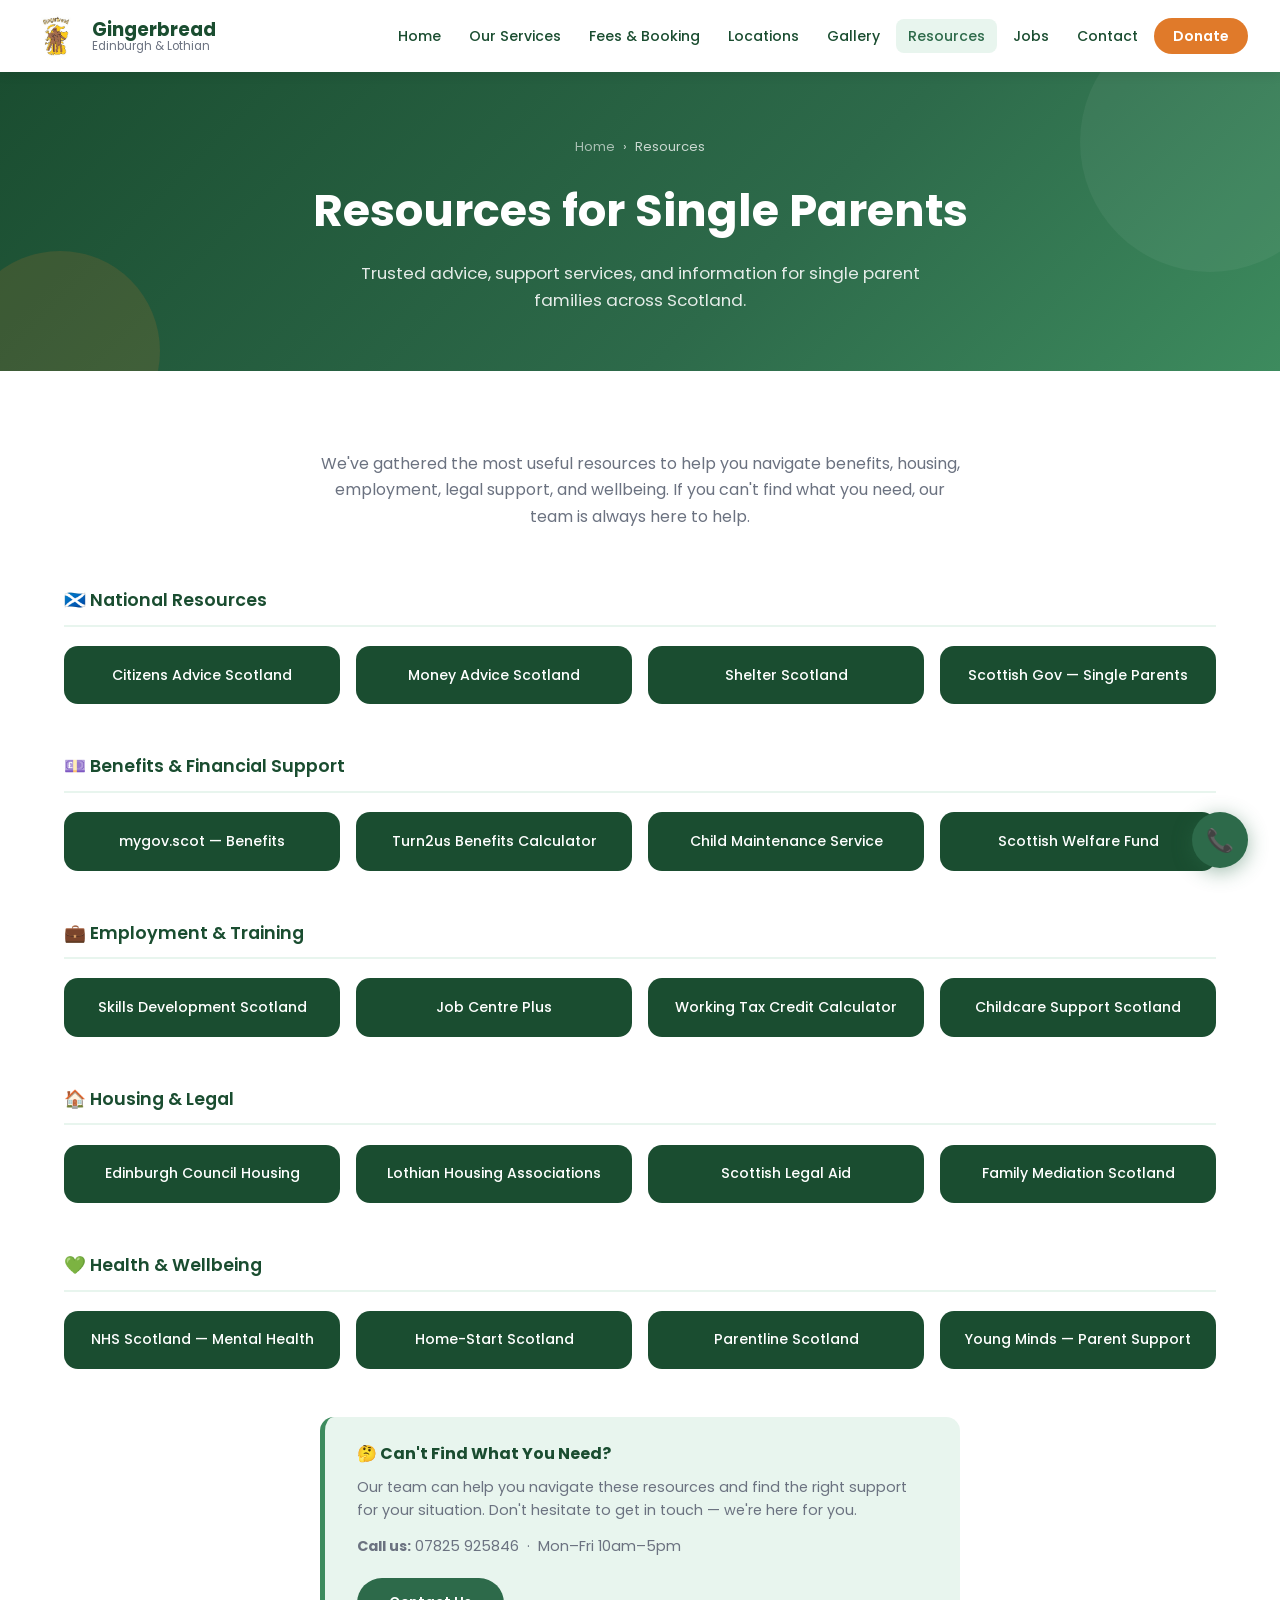
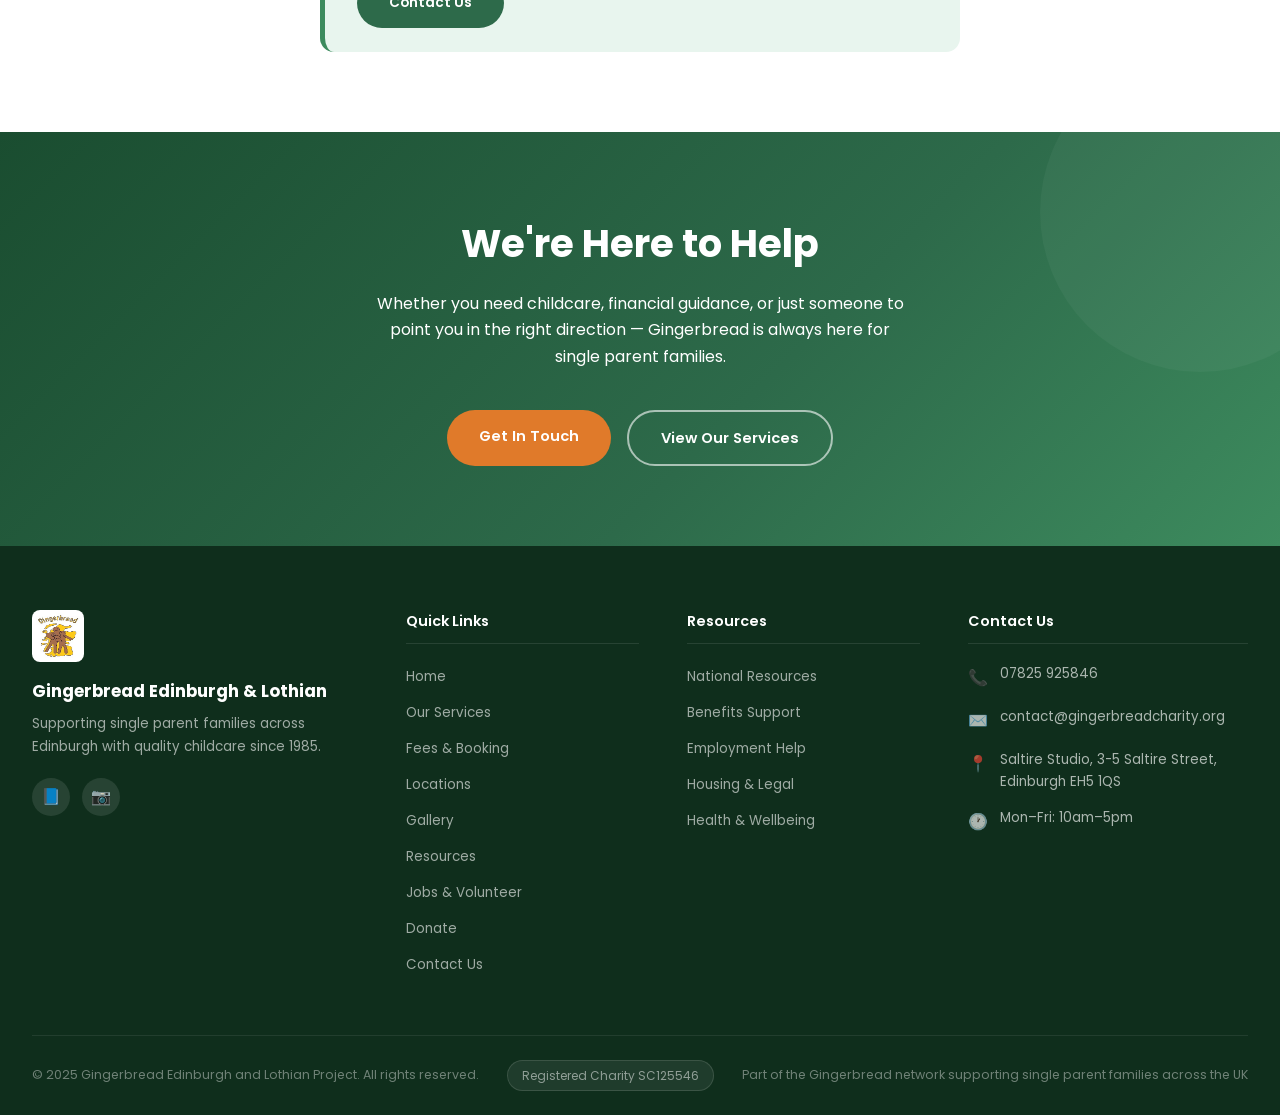
<file: resources.html>
<!DOCTYPE html>
<html lang="en">
<head>
  <meta charset="UTF-8" />
  <meta name="viewport" content="width=device-width, initial-scale=1.0" />
  <meta name="description" content="Resources for single parents in Scotland — benefits, housing, legal aid, employment support and wellbeing resources." />
  <title>Resources | Gingerbread Edinburgh & Lothian</title>
  <link rel="icon" type="image/jpeg" href="Gingerbread%20LOGO.jpg" />
  <link rel="stylesheet" href="style.css" />
</head>
<body>

  <!-- NAVBAR -->
  <nav class="navbar">
    <div class="navbar-inner">
      <a href="index.html" class="nav-logo">
        <img src="Gingerbread%20LOGO.jpg" alt="Gingerbread Logo" />
        <div class="nav-logo-text">
          <span class="brand">Gingerbread</span>
          <span class="tagline">Edinburgh & Lothian</span>
        </div>
      </a>
      <ul class="nav-links">
        <li><a href="index.html">Home</a></li>
        <li><a href="services.html">Our Services</a></li>
        <li><a href="fees.html">Fees & Booking</a></li>
        <li><a href="locations.html">Locations</a></li>
        <li><a href="gallery.html">Gallery</a></li>
        <li><a href="resources.html">Resources</a></li>
        <li><a href="jobs.html">Jobs</a></li>
        <li><a href="contact.html">Contact</a></li>
        <li><a href="donate.html" class="nav-donate">Donate</a></li>
      </ul>
      <button class="nav-toggle" aria-label="Toggle menu">
        <span></span><span></span><span></span>
      </button>
    </div>
  </nav>

  <!-- PAGE HEADER -->
  <div class="page-header">
    <div class="breadcrumb">
      <a href="index.html">Home</a> <span>›</span> <span>Resources</span>
    </div>
    <h1>Resources for Single Parents</h1>
    <p>Trusted advice, support services, and information for single parent families across Scotland.</p>
  </div>

  <!-- RESOURCES -->
  <section class="section section-white">
    <div class="container">
      <p class="section-subtitle reveal" style="margin-bottom:3.5rem;">We've gathered the most useful resources to help you navigate benefits, housing, employment, legal support, and wellbeing. If you can't find what you need, our team is always here to help.</p>

      <!-- National Resources -->
      <div class="resource-category reveal">
        <h3>🏴󠁧󠁢󠁳󠁣󠁴󠁿 National Resources</h3>
        <div class="resource-grid">
          <a href="https://www.citizensadvice.org.uk/scotland/" target="_blank" class="resource-link">Citizens Advice Scotland</a>
          <a href="https://www.moneyadvicescotland.org.uk/" target="_blank" class="resource-link">Money Advice Scotland</a>
          <a href="https://scotland.shelter.org.uk/" target="_blank" class="resource-link">Shelter Scotland</a>
          <a href="https://www.gov.scot/policies/families/" target="_blank" class="resource-link">Scottish Gov — Single Parents</a>
        </div>
      </div>

      <!-- Benefits -->
      <div class="resource-category reveal">
        <h3>💷 Benefits & Financial Support</h3>
        <div class="resource-grid">
          <a href="https://www.mygov.scot/benefits/" target="_blank" class="resource-link">mygov.scot — Benefits</a>
          <a href="https://www.turn2us.org.uk/Benefit-guides/Benefit-Calculator" target="_blank" class="resource-link">Turn2us Benefits Calculator</a>
          <a href="https://www.gov.uk/child-maintenance-service" target="_blank" class="resource-link">Child Maintenance Service</a>
          <a href="https://www.gov.scot/policies/social-security/scottish-welfare-fund/" target="_blank" class="resource-link">Scottish Welfare Fund</a>
        </div>
      </div>

      <!-- Employment -->
      <div class="resource-category reveal">
        <h3>💼 Employment & Training</h3>
        <div class="resource-grid">
          <a href="https://www.skillsdevelopmentscotland.co.uk/" target="_blank" class="resource-link">Skills Development Scotland</a>
          <a href="https://www.gov.uk/contact-jobcentre-plus" target="_blank" class="resource-link">Job Centre Plus</a>
          <a href="https://www.gov.uk/tax-credits-calculator" target="_blank" class="resource-link">Working Tax Credit Calculator</a>
          <a href="https://www.gov.scot/policies/families/childcare/" target="_blank" class="resource-link">Childcare Support Scotland</a>
        </div>
      </div>

      <!-- Housing & Legal -->
      <div class="resource-category reveal">
        <h3>🏠 Housing & Legal</h3>
        <div class="resource-grid">
          <a href="https://www.edinburgh.gov.uk/housing" target="_blank" class="resource-link">Edinburgh Council Housing</a>
          <a href="https://www.sfha.co.uk/" target="_blank" class="resource-link">Lothian Housing Associations</a>
          <a href="https://www.slab.org.uk/" target="_blank" class="resource-link">Scottish Legal Aid</a>
          <a href="https://www.familymediationscotland.org.uk/" target="_blank" class="resource-link">Family Mediation Scotland</a>
        </div>
      </div>

      <!-- Health & Wellbeing -->
      <div class="resource-category reveal">
        <h3>💚 Health & Wellbeing</h3>
        <div class="resource-grid">
          <a href="https://www.nhs.uk/mental-health/" target="_blank" class="resource-link">NHS Scotland — Mental Health</a>
          <a href="https://www.home-start.org.uk/" target="_blank" class="resource-link">Home-Start Scotland</a>
          <a href="https://www.children1st.org.uk/help-for-families/parentline-scotland/" target="_blank" class="resource-link">Parentline Scotland</a>
          <a href="https://www.youngminds.org.uk/parent/" target="_blank" class="resource-link">Young Minds — Parent Support</a>
        </div>
      </div>

      <!-- Can't find -->
      <div class="notice-green reveal" style="max-width:640px; margin: 3rem auto 0;">
        <h3>🤔 Can't Find What You Need?</h3>
        <p>Our team can help you navigate these resources and find the right support for your situation. Don't hesitate to get in touch — we're here for you.</p>
        <p style="margin-top:0.75rem;"><strong>Call us:</strong> 07825 925846 &nbsp;·&nbsp; Mon–Fri 10am–5pm</p>
        <a href="contact.html" class="btn btn-green" style="margin-top:1.2rem; display:inline-block; font-size:0.85rem;">Contact Us</a>
      </div>

    </div>
  </section>

  <!-- CTA BANNER -->
  <section class="cta-banner">
    <h2 class="reveal">We're Here to Help</h2>
    <p class="reveal reveal-delay-1">Whether you need childcare, financial guidance, or just someone to point you in the right direction — Gingerbread is always here for single parent families.</p>
    <div class="cta-banner-buttons reveal reveal-delay-2">
      <a href="contact.html" class="btn btn-orange">Get In Touch</a>
      <a href="services.html" class="btn btn-outline-white">View Our Services</a>
    </div>
  </section>

  <!-- FOOTER -->
  <footer class="footer">
    <div class="footer-grid">
      <div class="footer-brand">
        <img src="Gingerbread%20LOGO.jpg" alt="Gingerbread Logo" />
        <div class="brand-name">Gingerbread Edinburgh & Lothian</div>
        <p>Supporting single parent families across Edinburgh with quality childcare since 1985.</p>
        <div class="footer-socials">
          <a href="#" target="_blank" class="social-btn" aria-label="Facebook">📘</a>
          <a href="#" target="_blank" class="social-btn" aria-label="Instagram">📷</a>
        </div>
      </div>
      <div class="footer-col">
        <h4>Quick Links</h4>
        <ul>
          <li><a href="index.html">Home</a></li>
          <li><a href="services.html">Our Services</a></li>
          <li><a href="fees.html">Fees & Booking</a></li>
          <li><a href="locations.html">Locations</a></li>
          <li><a href="gallery.html">Gallery</a></li>
        <li><a href="resources.html">Resources</a></li>
          <li><a href="jobs.html">Jobs & Volunteer</a></li>
          <li><a href="donate.html">Donate</a></li>
          <li><a href="contact.html">Contact Us</a></li>
        </ul>
      </div>
      <div class="footer-col">
        <h4>Resources</h4>
        <ul>
          <li><a href="resources.html">National Resources</a></li>
          <li><a href="resources.html">Benefits Support</a></li>
          <li><a href="resources.html">Employment Help</a></li>
          <li><a href="resources.html">Housing & Legal</a></li>
          <li><a href="resources.html">Health & Wellbeing</a></li>
        </ul>
      </div>
      <div class="footer-col">
        <h4>Contact Us</h4>
        <div class="footer-contact-item">
          <span class="icon">📞</span>
          <span><a href="tel:07825925846" style="color:rgba(255,255,255,0.65);">07825 925846</a></span>
        </div>
        <div class="footer-contact-item">
          <span class="icon">✉️</span>
          <span><a href="mailto:contact@gingerbreadcharity.org" style="color:rgba(255,255,255,0.65);">contact@gingerbreadcharity.org</a></span>
        </div>
        <div class="footer-contact-item">
          <span class="icon">📍</span>
          <span>Saltire Studio, 3-5 Saltire Street, Edinburgh EH5 1QS</span>
        </div>
        <div class="footer-contact-item">
          <span class="icon">🕐</span>
          <span>Mon–Fri: 10am–5pm</span>
        </div>
      </div>
    </div>
    <div class="footer-bottom">
      <p>© 2025 Gingerbread Edinburgh and Lothian Project. All rights reserved.</p>
      <span class="charity-badge">Registered Charity SC125546</span>
      <p>Part of the Gingerbread network supporting single parent families across the UK</p>
    </div>
  </footer>

  <a href="tel:07825925846" class="float-phone" aria-label="Call us">
    📞
    <span class="tooltip">07825 925846</span>
  </a>

  <script src="main.js"></script>
</body>
</html>
</file>
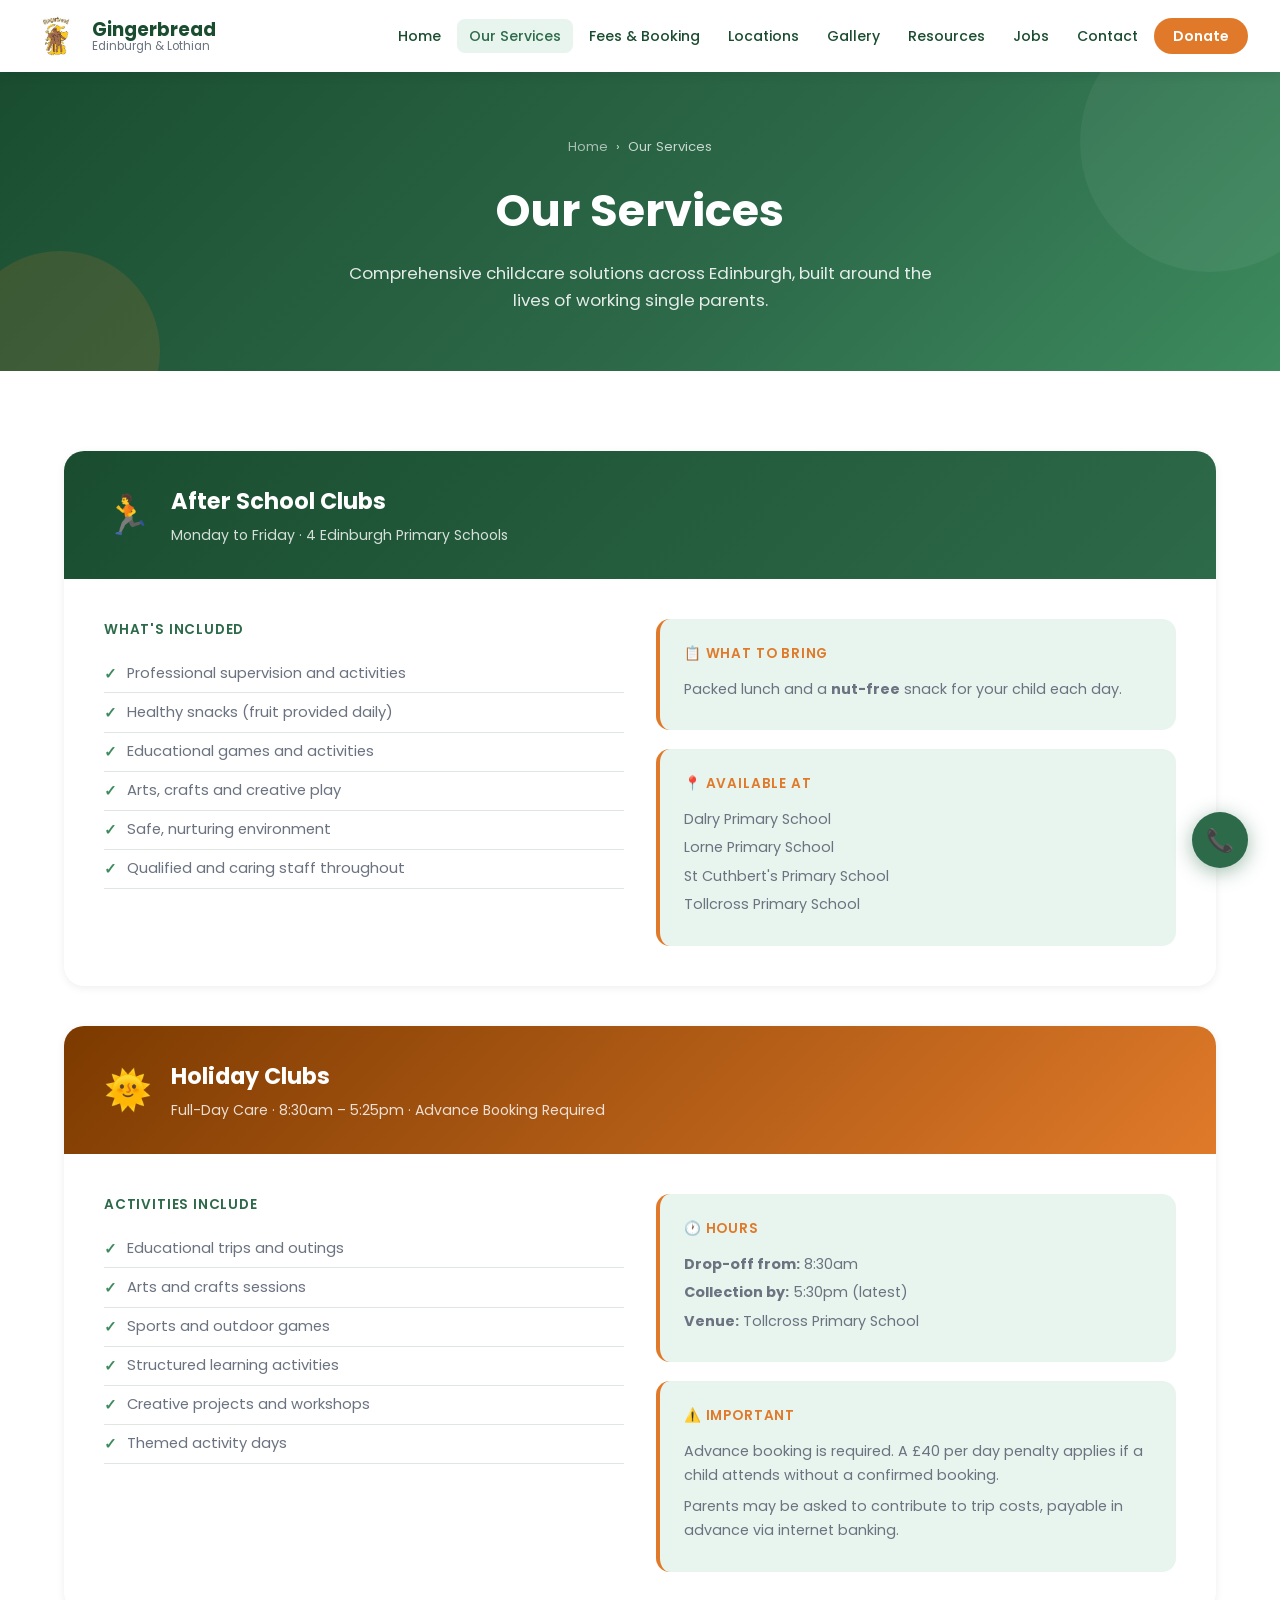
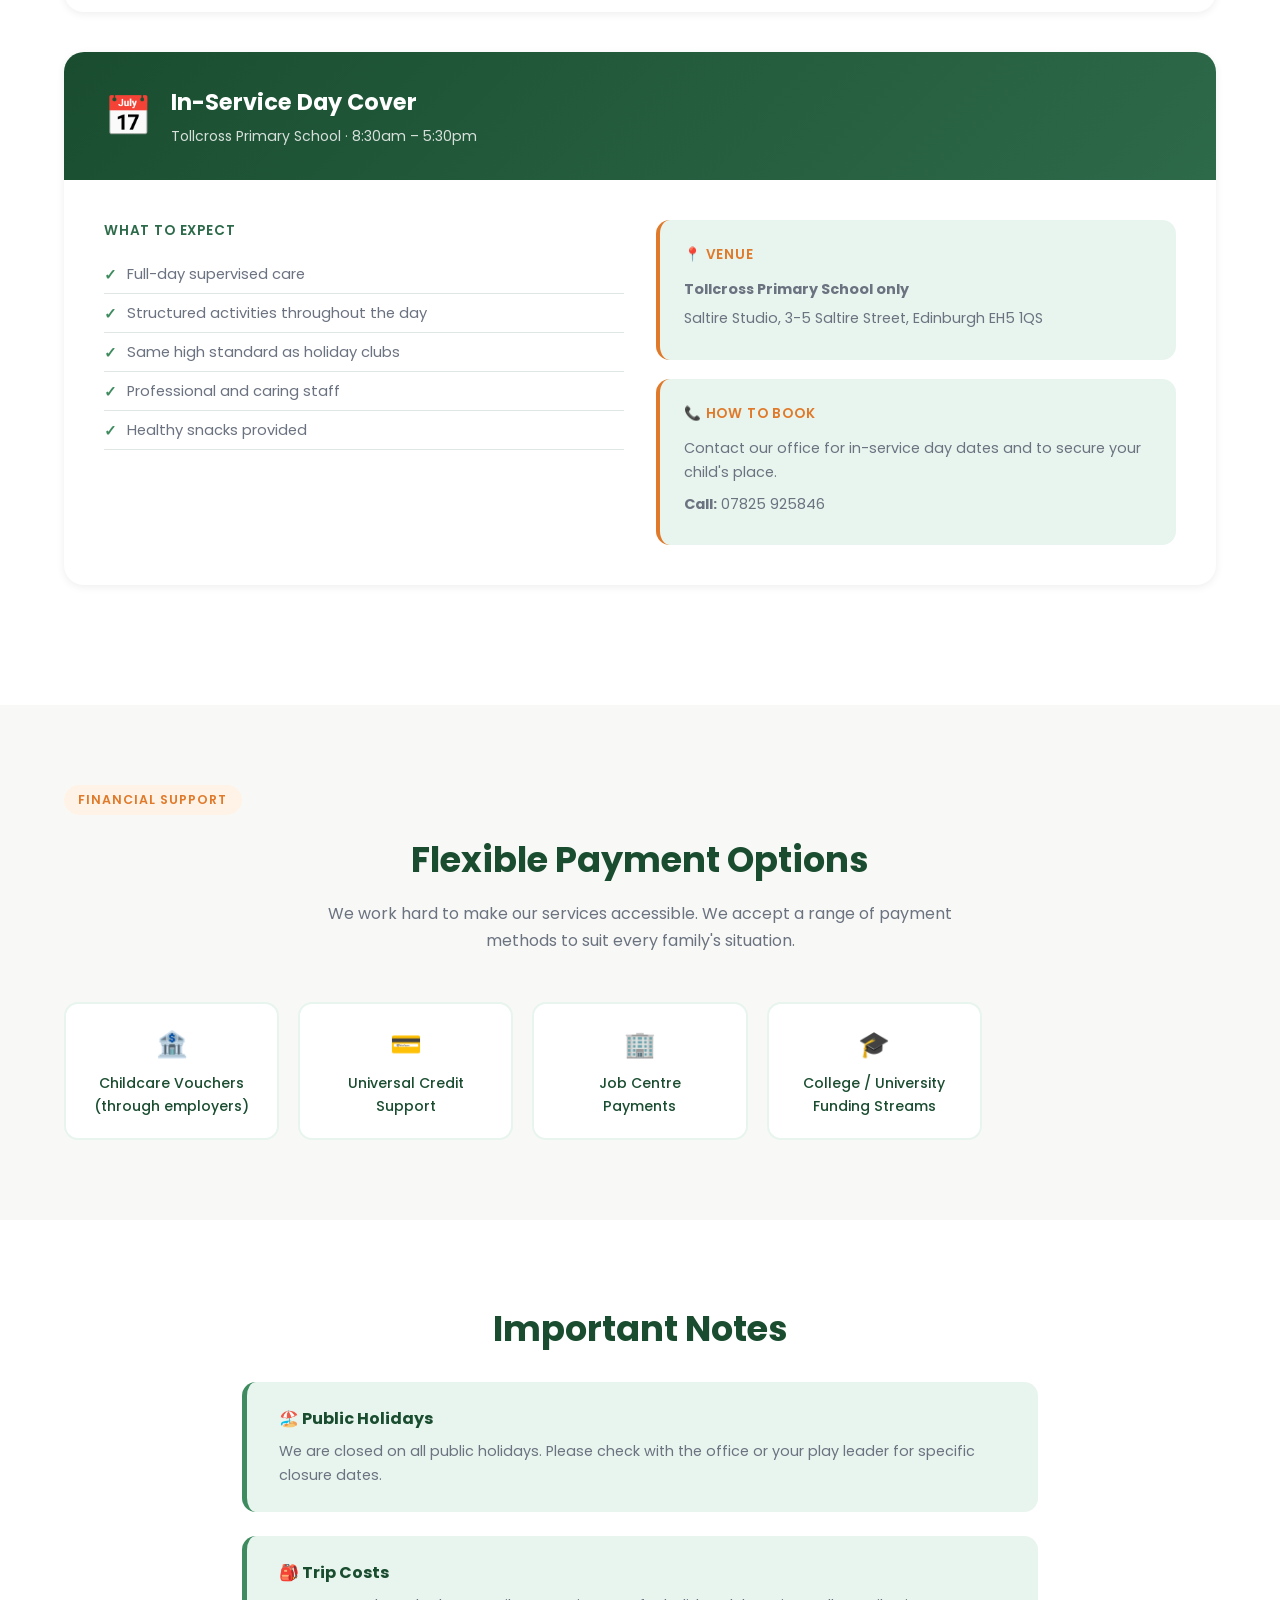
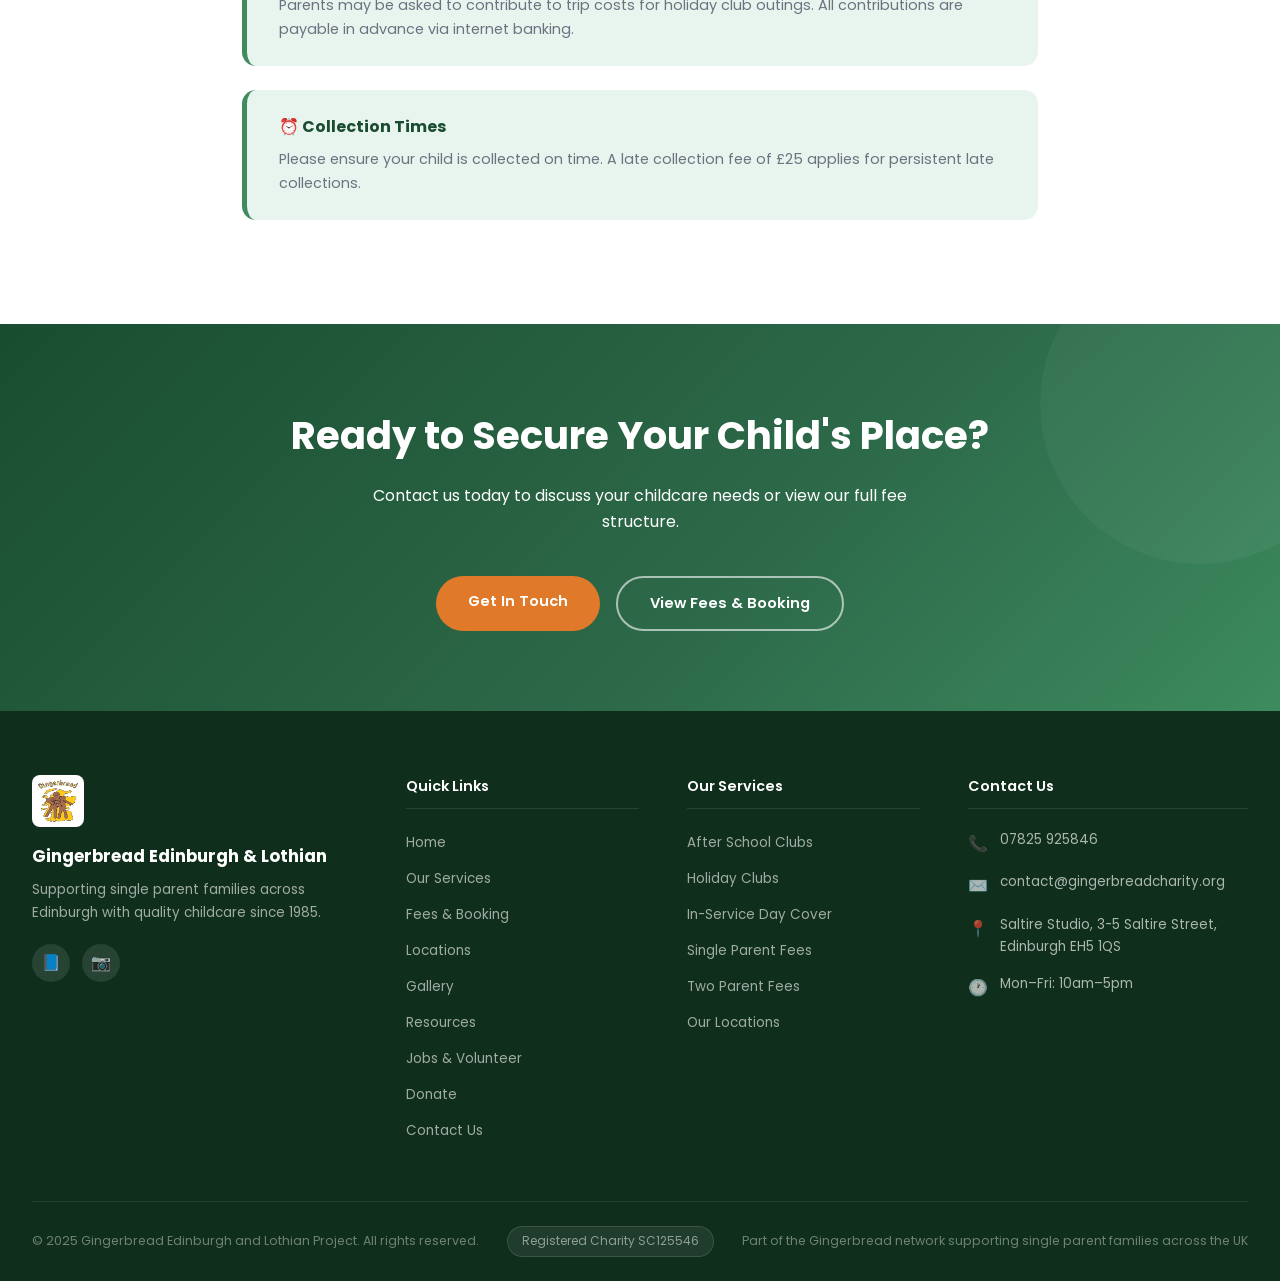
<file: services.html>
<!DOCTYPE html>
<html lang="en">
<head>
  <meta charset="UTF-8" />
  <meta name="viewport" content="width=device-width, initial-scale=1.0" />
  <meta name="description" content="Gingerbread Edinburgh & Lothian childcare services — After School Clubs, Holiday Clubs, and In-Service Day cover for single parent families." />
  <title>Our Services | Gingerbread Edinburgh & Lothian</title>
  <link rel="icon" type="image/jpeg" href="Gingerbread%20LOGO.jpg" />
  <link rel="stylesheet" href="style.css" />
  <style>
    .service-detail {
      background: var(--white);
      border-radius: var(--radius-lg);
      overflow: hidden;
      box-shadow: var(--shadow-sm);
      margin-bottom: 2.5rem;
      transition: box-shadow var(--transition);
    }
    .service-detail:hover { box-shadow: var(--shadow-md); }

    .service-detail-header {
      background: linear-gradient(135deg, var(--green-dark), var(--green-mid));
      color: var(--white);
      padding: 2rem 2.5rem;
      display: flex;
      align-items: center;
      gap: 1.2rem;
    }
    .service-detail-header .icon { font-size: 2.4rem; }
    .service-detail-header h2 {
      font-size: 1.4rem;
      font-weight: 700;
      margin-bottom: 0.25rem;
    }
    .service-detail-header p { font-size: 0.88rem; opacity: 0.82; }

    .service-detail-body {
      padding: 2.5rem;
      display: grid;
      grid-template-columns: 1fr 1fr;
      gap: 2rem;
    }

    .service-list h4 {
      font-size: 0.85rem;
      font-weight: 600;
      text-transform: uppercase;
      letter-spacing: 0.06em;
      color: var(--green-mid);
      margin-bottom: 0.8rem;
    }

    .service-list ul {
      list-style: none;
      padding: 0;
    }

    .service-list ul li {
      font-size: 0.92rem;
      color: var(--text-muted);
      padding: 0.4rem 0;
      border-bottom: 1px solid var(--border);
      display: flex;
      align-items: flex-start;
      gap: 0.6rem;
    }

    .service-list ul li::before {
      content: '✓';
      color: var(--green-light);
      font-weight: 700;
      flex-shrink: 0;
      margin-top: 1px;
    }

    .service-info-box {
      background: var(--green-pale);
      border-radius: var(--radius);
      padding: 1.5rem;
      border-left: 4px solid var(--orange);
    }

    .service-info-box h4 {
      font-size: 0.85rem;
      font-weight: 600;
      color: var(--orange);
      text-transform: uppercase;
      letter-spacing: 0.06em;
      margin-bottom: 0.75rem;
    }

    .service-info-box p {
      font-size: 0.9rem;
      color: var(--text-muted);
      margin: 0.3rem 0;
    }

    .payment-methods {
      display: grid;
      grid-template-columns: repeat(auto-fill, minmax(200px, 1fr));
      gap: 1.2rem;
      margin-top: 2rem;
    }

    .payment-pill {
      background: var(--white);
      border: 2px solid var(--green-pale);
      border-radius: var(--radius);
      padding: 1.2rem;
      text-align: center;
      font-size: 0.88rem;
      color: var(--green-dark);
      font-weight: 500;
      transition: all var(--transition);
    }

    .payment-pill:hover {
      border-color: var(--green-light);
      background: var(--green-pale);
    }

    .payment-pill .icon { font-size: 1.6rem; display: block; margin-bottom: 0.4rem; }

    @media (max-width: 768px) {
      .service-detail-body { grid-template-columns: 1fr; }
      .service-detail-header { padding: 1.5rem; }
      .service-detail-body { padding: 1.5rem; }
    }
  </style>
</head>
<body>

  <!-- NAVBAR -->
  <nav class="navbar">
    <div class="navbar-inner">
      <a href="index.html" class="nav-logo">
        <img src="Gingerbread%20LOGO.jpg" alt="Gingerbread Logo" />
        <div class="nav-logo-text">
          <span class="brand">Gingerbread</span>
          <span class="tagline">Edinburgh & Lothian</span>
        </div>
      </a>
      <ul class="nav-links">
        <li><a href="index.html">Home</a></li>
        <li><a href="services.html">Our Services</a></li>
        <li><a href="fees.html">Fees & Booking</a></li>
        <li><a href="locations.html">Locations</a></li>
        <li><a href="gallery.html">Gallery</a></li>
        <li><a href="resources.html">Resources</a></li>
        <li><a href="jobs.html">Jobs</a></li>
        <li><a href="contact.html">Contact</a></li>
        <li><a href="donate.html" class="nav-donate">Donate</a></li>
      </ul>
      <button class="nav-toggle" aria-label="Toggle menu">
        <span></span><span></span><span></span>
      </button>
    </div>
  </nav>

  <!-- PAGE HEADER -->
  <div class="page-header">
    <div class="breadcrumb">
      <a href="index.html">Home</a> <span>›</span> <span>Our Services</span>
    </div>
    <h1>Our Services</h1>
    <p>Comprehensive childcare solutions across Edinburgh, built around the lives of working single parents.</p>
  </div>

  <!-- SERVICES DETAIL -->
  <section class="section section-white">
    <div class="container">

      <!-- After School Clubs -->
      <div class="service-detail reveal">
        <div class="service-detail-header">
          <div class="icon">🏃</div>
          <div>
            <h2>After School Clubs</h2>
            <p>Monday to Friday · 4 Edinburgh Primary Schools</p>
          </div>
        </div>
        <div class="service-detail-body">
          <div class="service-list">
            <h4>What's Included</h4>
            <ul>
              <li>Professional supervision and activities</li>
              <li>Healthy snacks (fruit provided daily)</li>
              <li>Educational games and activities</li>
              <li>Arts, crafts and creative play</li>
              <li>Safe, nurturing environment</li>
              <li>Qualified and caring staff throughout</li>
            </ul>
          </div>
          <div>
            <div class="service-info-box" style="margin-bottom:1.2rem;">
              <h4>📋 What to Bring</h4>
              <p>Packed lunch and a <strong>nut-free</strong> snack for your child each day.</p>
            </div>
            <div class="service-info-box">
              <h4>📍 Available At</h4>
              <p>Dalry Primary School</p>
              <p>Lorne Primary School</p>
              <p>St Cuthbert's Primary School</p>
              <p>Tollcross Primary School</p>
            </div>
          </div>
        </div>
      </div>

      <!-- Holiday Clubs -->
      <div class="service-detail reveal">
        <div class="service-detail-header" style="background: linear-gradient(135deg, #7c3a00, var(--orange));">
          <div class="icon">🌞</div>
          <div>
            <h2>Holiday Clubs</h2>
            <p>Full-Day Care · 8:30am – 5:25pm · Advance Booking Required</p>
          </div>
        </div>
        <div class="service-detail-body">
          <div class="service-list">
            <h4>Activities Include</h4>
            <ul>
              <li>Educational trips and outings</li>
              <li>Arts and crafts sessions</li>
              <li>Sports and outdoor games</li>
              <li>Structured learning activities</li>
              <li>Creative projects and workshops</li>
              <li>Themed activity days</li>
            </ul>
          </div>
          <div>
            <div class="service-info-box" style="margin-bottom:1.2rem;">
              <h4>🕐 Hours</h4>
              <p><strong>Drop-off from:</strong> 8:30am</p>
              <p><strong>Collection by:</strong> 5:30pm (latest)</p>
              <p><strong>Venue:</strong> Tollcross Primary School</p>
            </div>
            <div class="service-info-box">
              <h4>⚠️ Important</h4>
              <p>Advance booking is required. A £40 per day penalty applies if a child attends without a confirmed booking.</p>
              <p style="margin-top:0.5rem;">Parents may be asked to contribute to trip costs, payable in advance via internet banking.</p>
            </div>
          </div>
        </div>
      </div>

      <!-- In-Service Day -->
      <div class="service-detail reveal">
        <div class="service-detail-header">
          <div class="icon">📅</div>
          <div>
            <h2>In-Service Day Cover</h2>
            <p>Tollcross Primary School · 8:30am – 5:30pm</p>
          </div>
        </div>
        <div class="service-detail-body">
          <div class="service-list">
            <h4>What to Expect</h4>
            <ul>
              <li>Full-day supervised care</li>
              <li>Structured activities throughout the day</li>
              <li>Same high standard as holiday clubs</li>
              <li>Professional and caring staff</li>
              <li>Healthy snacks provided</li>
            </ul>
          </div>
          <div>
            <div class="service-info-box" style="margin-bottom:1.2rem;">
              <h4>📍 Venue</h4>
              <p><strong>Tollcross Primary School only</strong></p>
              <p>Saltire Studio, 3-5 Saltire Street, Edinburgh EH5 1QS</p>
            </div>
            <div class="service-info-box">
              <h4>📞 How to Book</h4>
              <p>Contact our office for in-service day dates and to secure your child's place.</p>
              <p style="margin-top:0.5rem;"><strong>Call:</strong> 07825 925846</p>
            </div>
          </div>
        </div>
      </div>

    </div>
  </section>

  <!-- PAYMENT METHODS -->
  <section class="section section-alt">
    <div class="container">
      <div class="label-tag reveal">Financial Support</div>
      <h2 class="section-title reveal">Flexible Payment Options</h2>
      <p class="section-subtitle reveal">We work hard to make our services accessible. We accept a range of payment methods to suit every family's situation.</p>
      <div class="payment-methods">
        <div class="payment-pill reveal reveal-delay-1">
          <span class="icon">🏦</span>
          Childcare Vouchers<br/>(through employers)
        </div>
        <div class="payment-pill reveal reveal-delay-2">
          <span class="icon">💳</span>
          Universal Credit<br/>Support
        </div>
        <div class="payment-pill reveal reveal-delay-3">
          <span class="icon">🏢</span>
          Job Centre<br/>Payments
        </div>
        <div class="payment-pill reveal reveal-delay-4">
          <span class="icon">🎓</span>
          College / University<br/>Funding Streams
        </div>
      </div>
    </div>
  </section>

  <!-- IMPORTANT NOTES -->
  <section class="section section-white">
    <div class="container" style="max-width:860px;">
      <h2 class="section-title reveal">Important Notes</h2>
      <div class="notice-green reveal reveal-delay-1">
        <h3>🏖️ Public Holidays</h3>
        <p>We are closed on all public holidays. Please check with the office or your play leader for specific closure dates.</p>
      </div>
      <div class="notice-green reveal reveal-delay-2">
        <h3>🎒 Trip Costs</h3>
        <p>Parents may be asked to contribute to trip costs for holiday club outings. All contributions are payable in advance via internet banking.</p>
      </div>
      <div class="notice-green reveal reveal-delay-3">
        <h3>⏰ Collection Times</h3>
        <p>Please ensure your child is collected on time. A late collection fee of £25 applies for persistent late collections.</p>
      </div>
    </div>
  </section>

  <!-- CTA BANNER -->
  <section class="cta-banner">
    <h2 class="reveal">Ready to Secure Your Child's Place?</h2>
    <p class="reveal reveal-delay-1">Contact us today to discuss your childcare needs or view our full fee structure.</p>
    <div class="cta-banner-buttons reveal reveal-delay-2">
      <a href="contact.html" class="btn btn-orange">Get In Touch</a>
      <a href="fees.html" class="btn btn-outline-white">View Fees & Booking</a>
    </div>
  </section>

  <!-- FOOTER -->
  <footer class="footer">
    <div class="footer-grid">
      <div class="footer-brand">
        <img src="Gingerbread%20LOGO.jpg" alt="Gingerbread Logo" />
        <div class="brand-name">Gingerbread Edinburgh & Lothian</div>
        <p>Supporting single parent families across Edinburgh with quality childcare since 1985.</p>
        <div class="footer-socials">
          <a href="#" target="_blank" class="social-btn" aria-label="Facebook">📘</a>
          <a href="#" target="_blank" class="social-btn" aria-label="Instagram">📷</a>
        </div>
      </div>
      <div class="footer-col">
        <h4>Quick Links</h4>
        <ul>
          <li><a href="index.html">Home</a></li>
          <li><a href="services.html">Our Services</a></li>
          <li><a href="fees.html">Fees & Booking</a></li>
          <li><a href="locations.html">Locations</a></li>
          <li><a href="gallery.html">Gallery</a></li>
        <li><a href="resources.html">Resources</a></li>
          <li><a href="jobs.html">Jobs & Volunteer</a></li>
          <li><a href="donate.html">Donate</a></li>
          <li><a href="contact.html">Contact Us</a></li>
        </ul>
      </div>
      <div class="footer-col">
        <h4>Our Services</h4>
        <ul>
          <li><a href="services.html">After School Clubs</a></li>
          <li><a href="services.html">Holiday Clubs</a></li>
          <li><a href="services.html">In-Service Day Cover</a></li>
          <li><a href="fees.html">Single Parent Fees</a></li>
          <li><a href="fees.html">Two Parent Fees</a></li>
          <li><a href="locations.html">Our Locations</a></li>
        </ul>
      </div>
      <div class="footer-col">
        <h4>Contact Us</h4>
        <div class="footer-contact-item">
          <span class="icon">📞</span>
          <span><a href="tel:07825925846" style="color:rgba(255,255,255,0.65);">07825 925846</a></span>
        </div>
        <div class="footer-contact-item">
          <span class="icon">✉️</span>
          <span><a href="mailto:contact@gingerbreadcharity.org" style="color:rgba(255,255,255,0.65);">contact@gingerbreadcharity.org</a></span>
        </div>
        <div class="footer-contact-item">
          <span class="icon">📍</span>
          <span>Saltire Studio, 3-5 Saltire Street, Edinburgh EH5 1QS</span>
        </div>
        <div class="footer-contact-item">
          <span class="icon">🕐</span>
          <span>Mon–Fri: 10am–5pm</span>
        </div>
      </div>
    </div>
    <div class="footer-bottom">
      <p>© 2025 Gingerbread Edinburgh and Lothian Project. All rights reserved.</p>
      <span class="charity-badge">Registered Charity SC125546</span>
      <p>Part of the Gingerbread network supporting single parent families across the UK</p>
    </div>
  </footer>

  <a href="tel:07825925846" class="float-phone" aria-label="Call us">
    📞
    <span class="tooltip">07825 925846</span>
  </a>

  <script src="main.js"></script>
</body>
</html>
</file>
<file: style.css>
/* ============================================
   GINGERBREAD EDINBURGH & LOTHIAN
   Global Stylesheet
   ============================================ */

@import url('https://fonts.googleapis.com/css2?family=Poppins:ital,wght@0,300;0,400;0,500;0,600;0,700;0,800;1,400;1,600&display=swap');

/* ---- CSS Variables ---- */
:root {
  --green-dark:   #1a4d30;
  --green-mid:    #2d6a4a;
  --green-light:  #3d8b5e;
  --green-pale:   #e8f5ee;
  --orange:       #e07a2a;
  --orange-light: #ff8c42;
  --orange-pale:  #fff3e8;
  --white:        #ffffff;
  --bg:           #f8f9f6;
  --bg-card:      #ffffff;
  --text:         #1a1a1a;
  --text-muted:   #6b7280;
  --border:       #e0e7e3;
  --shadow-sm:    0 2px 8px rgba(0,0,0,0.07);
  --shadow-md:    0 6px 24px rgba(0,0,0,0.10);
  --shadow-lg:    0 16px 48px rgba(0,0,0,0.14);
  --radius:       14px;
  --radius-lg:    20px;
  --transition:   0.3s ease;
}

/* ---- Reset ---- */
*, *::before, *::after { margin: 0; padding: 0; box-sizing: border-box; }
html { scroll-behavior: smooth; }
body {
  font-family: 'Poppins', Arial, sans-serif;
  color: var(--text);
  background: var(--bg);
  line-height: 1.65;
  -webkit-font-smoothing: antialiased;
}
img { max-width: 100%; display: block; }
a { color: inherit; text-decoration: none; }
ul { list-style: none; }

/* ============================================
   NAVBAR
   ============================================ */
.navbar {
  position: sticky;
  top: 0;
  z-index: 1000;
  background: var(--white);
  box-shadow: 0 2px 12px rgba(0,0,0,0.08);
  padding: 0 2rem;
}

.navbar-inner {
  max-width: 1240px;
  margin: 0 auto;
  display: flex;
  align-items: center;
  justify-content: space-between;
  height: 72px;
}

.nav-logo {
  display: flex;
  align-items: center;
  gap: 0.75rem;
  text-decoration: none;
}

.nav-logo img {
  width: 48px;
  height: 48px;
  border-radius: 8px;
  object-fit: contain;
}

.nav-logo-text {
  display: flex;
  flex-direction: column;
  line-height: 1.1;
}

.nav-logo-text .brand {
  font-size: 1.15rem;
  font-weight: 700;
  color: var(--green-dark);
}

.nav-logo-text .tagline {
  font-size: 0.72rem;
  color: var(--text-muted);
  font-weight: 400;
}

.nav-links {
  display: flex;
  align-items: center;
  gap: 0.25rem;
}

.nav-links a {
  font-size: 0.88rem;
  font-weight: 500;
  color: var(--green-dark);
  padding: 0.45rem 0.75rem;
  border-radius: 8px;
  transition: background var(--transition), color var(--transition);
  white-space: nowrap;
}

.nav-links a:hover,
.nav-links a.active {
  background: var(--green-pale);
  color: var(--green-mid);
}

.nav-donate {
  background: var(--orange) !important;
  color: var(--white) !important;
  padding: 0.5rem 1.2rem !important;
  border-radius: 50px !important;
  font-weight: 600 !important;
  transition: background var(--transition), transform var(--transition) !important;
}

.nav-donate:hover {
  background: var(--orange-light) !important;
  transform: translateY(-1px);
}

/* Hamburger */
.nav-toggle {
  display: none;
  flex-direction: column;
  gap: 5px;
  cursor: pointer;
  padding: 6px;
  border: none;
  background: none;
}

.nav-toggle span {
  display: block;
  width: 24px;
  height: 2px;
  background: var(--green-dark);
  border-radius: 2px;
  transition: all 0.3s;
}

.nav-toggle.open span:nth-child(1) { transform: translateY(7px) rotate(45deg); }
.nav-toggle.open span:nth-child(2) { opacity: 0; }
.nav-toggle.open span:nth-child(3) { transform: translateY(-7px) rotate(-45deg); }

/* ============================================
   PAGE HEADER BANNER (inner pages)
   ============================================ */
.page-header {
  background: linear-gradient(135deg, var(--green-dark) 0%, var(--green-mid) 60%, var(--green-light) 100%);
  color: var(--white);
  padding: 4rem 2rem 3.5rem;
  text-align: center;
  position: relative;
  overflow: hidden;
}

.page-header::before {
  content: '';
  position: absolute;
  top: -60px; right: -60px;
  width: 260px; height: 260px;
  background: rgba(255,255,255,0.05);
  border-radius: 50%;
}

.page-header::after {
  content: '';
  position: absolute;
  bottom: -80px; left: -40px;
  width: 200px; height: 200px;
  background: rgba(224,122,42,0.15);
  border-radius: 50%;
}

.page-header h1 {
  font-size: clamp(1.8rem, 4vw, 2.8rem);
  font-weight: 700;
  margin-bottom: 0.75rem;
  position: relative;
  z-index: 1;
}

.page-header p {
  font-size: 1.05rem;
  opacity: 0.88;
  max-width: 600px;
  margin: 0 auto;
  position: relative;
  z-index: 1;
}

.breadcrumb {
  display: flex;
  align-items: center;
  justify-content: center;
  gap: 0.5rem;
  margin-bottom: 1rem;
  font-size: 0.82rem;
  opacity: 0.75;
  position: relative;
  z-index: 1;
}

.breadcrumb a { opacity: 0.8; }
.breadcrumb a:hover { opacity: 1; }

/* ============================================
   LAYOUT HELPERS
   ============================================ */
.container {
  max-width: 1240px;
  margin: 0 auto;
  padding: 0 2rem;
}

.section {
  padding: 5rem 2rem;
}

.section-sm { padding: 3rem 2rem; }

.section-dark {
  background: var(--green-dark);
  color: var(--white);
}

.section-alt { background: var(--bg); }
.section-white { background: var(--white); }
.section-orange {
  background: linear-gradient(135deg, var(--orange) 0%, var(--orange-light) 100%);
  color: var(--white);
}

.section-title {
  font-size: clamp(1.6rem, 3vw, 2.2rem);
  font-weight: 700;
  color: var(--green-dark);
  margin-bottom: 0.75rem;
  text-align: center;
}

.section-dark .section-title,
.section-orange .section-title { color: var(--white); }

.section-subtitle {
  font-size: 1rem;
  color: var(--text-muted);
  text-align: center;
  max-width: 640px;
  margin: 0 auto 3rem;
}

.section-dark .section-subtitle,
.section-orange .section-subtitle { color: rgba(255,255,255,0.82); }

.label-tag {
  display: inline-block;
  background: var(--orange-pale);
  color: var(--orange);
  font-size: 0.78rem;
  font-weight: 600;
  letter-spacing: 0.08em;
  text-transform: uppercase;
  padding: 0.3rem 0.9rem;
  border-radius: 50px;
  margin-bottom: 1rem;
}

.section-dark .label-tag {
  background: rgba(255,255,255,0.15);
  color: rgba(255,255,255,0.9);
}

/* ============================================
   GRID LAYOUTS
   ============================================ */
.grid-2 { display: grid; grid-template-columns: repeat(2, 1fr); gap: 2rem; }
.grid-3 { display: grid; grid-template-columns: repeat(3, 1fr); gap: 2rem; }
.grid-4 { display: grid; grid-template-columns: repeat(4, 1fr); gap: 1.5rem; }

/* ============================================
   CARDS
   ============================================ */
.card {
  background: var(--bg-card);
  border-radius: var(--radius);
  padding: 2rem;
  box-shadow: var(--shadow-sm);
  transition: transform var(--transition), box-shadow var(--transition);
}

.card:hover {
  transform: translateY(-6px);
  box-shadow: var(--shadow-md);
}

.card-icon {
  font-size: 2.4rem;
  margin-bottom: 1rem;
}

.card h3 {
  font-size: 1.15rem;
  font-weight: 600;
  color: var(--green-dark);
  margin-bottom: 0.75rem;
}

.card p, .card li {
  font-size: 0.93rem;
  color: var(--text-muted);
  line-height: 1.7;
}

.card ul {
  padding-left: 1.2rem;
  list-style: disc;
  margin-top: 0.5rem;
}

.card-accent-green { border-top: 4px solid var(--green-light); }
.card-accent-orange { border-top: 4px solid var(--orange); }

/* Highlight card (light green bg) */
.highlight-card {
  background: var(--green-pale);
  border-radius: var(--radius);
  padding: 1.8rem;
  text-align: center;
  border-left: 5px solid var(--green-light);
  transition: transform var(--transition), box-shadow var(--transition);
}

.highlight-card:hover {
  transform: translateY(-4px);
  box-shadow: var(--shadow-md);
}

.highlight-card .card-icon { font-size: 2.2rem; }
.highlight-card h3 { font-size: 1rem; font-weight: 600; color: var(--green-dark); margin-bottom: 0.5rem; }
.highlight-card p { font-size: 0.88rem; color: var(--text-muted); }

/* ============================================
   STATS BAR
   ============================================ */
.stats-bar {
  background: var(--white);
  border-top: 3px solid var(--green-pale);
  border-bottom: 3px solid var(--green-pale);
}

.stats-bar .container {
  display: grid;
  grid-template-columns: repeat(4, 1fr);
  text-align: center;
}

.stat-item {
  padding: 2.2rem 1rem;
  border-right: 1px solid var(--border);
  position: relative;
}

.stat-item:last-child { border-right: none; }

.stat-number {
  font-size: 2.6rem;
  font-weight: 800;
  color: var(--green-dark);
  line-height: 1;
  display: block;
}

.stat-number .stat-accent { color: var(--orange); }

.stat-label {
  font-size: 0.82rem;
  color: var(--text-muted);
  font-weight: 500;
  margin-top: 0.4rem;
  display: block;
}

/* ============================================
   TESTIMONIALS
   ============================================ */
.testimonial-card {
  background: rgba(255,255,255,0.08);
  border: 1px solid rgba(255,255,255,0.18);
  border-radius: var(--radius);
  padding: 2rem;
  backdrop-filter: blur(8px);
}

.testimonial-stars {
  color: #fbbf24;
  font-size: 1rem;
  letter-spacing: 2px;
  margin-bottom: 1rem;
}

.testimonial-text {
  font-style: italic;
  font-size: 0.95rem;
  line-height: 1.75;
  color: rgba(255,255,255,0.88);
  margin-bottom: 1.5rem;
}

.testimonial-author {
  display: flex;
  align-items: center;
  gap: 0.85rem;
}

.author-avatar {
  width: 42px; height: 42px;
  background: var(--orange);
  border-radius: 50%;
  display: flex;
  align-items: center;
  justify-content: center;
  font-weight: 700;
  font-size: 1rem;
  color: var(--white);
  flex-shrink: 0;
}

.author-name {
  font-weight: 600;
  font-size: 0.88rem;
  color: var(--white);
}

.author-desc {
  font-size: 0.78rem;
  color: rgba(255,255,255,0.6);
}

/* ============================================
   NEWS / UPDATE CARDS
   ============================================ */
.news-card {
  background: var(--white);
  border-radius: var(--radius);
  overflow: hidden;
  box-shadow: var(--shadow-sm);
  transition: transform var(--transition), box-shadow var(--transition);
}

.news-card:hover {
  transform: translateY(-5px);
  box-shadow: var(--shadow-md);
}

.news-date-badge {
  background: var(--orange);
  color: var(--white);
  padding: 0.9rem 1.5rem;
  font-weight: 600;
  font-size: 0.85rem;
  display: flex;
  align-items: center;
  gap: 0.5rem;
}

.news-body {
  padding: 1.5rem;
}

.news-body h3 {
  font-size: 1.05rem;
  font-weight: 600;
  color: var(--green-dark);
  margin-bottom: 0.6rem;
}

.news-body p {
  font-size: 0.88rem;
  color: var(--text-muted);
  line-height: 1.7;
}

/* ============================================
   NOTICE / ALERT BOXES
   ============================================ */
.notice-red {
  background: linear-gradient(135deg, #dc2626, #b91c1c);
  color: var(--white);
  padding: 2rem 2.5rem;
  border-radius: var(--radius);
  text-align: center;
  margin: 2rem 0;
}

.notice-red h3 { font-size: 1.2rem; margin-bottom: 0.5rem; }
.notice-red p { font-size: 0.93rem; opacity: 0.9; margin-top: 0.4rem; }

.notice-green {
  background: var(--green-pale);
  border-left: 5px solid var(--green-light);
  padding: 1.5rem 2rem;
  border-radius: var(--radius);
  margin: 1.5rem 0;
}

.notice-green h3 { color: var(--green-dark); font-size: 1rem; margin-bottom: 0.5rem; }
.notice-green p  { font-size: 0.9rem; color: var(--text-muted); margin-top: 0.35rem; }

.bank-box {
  background: var(--green-dark);
  color: var(--white);
  padding: 2.5rem;
  border-radius: var(--radius-lg);
  text-align: center;
  margin: 2rem 0;
}

.bank-box h3 { color: #7fce9e; font-size: 1.1rem; margin-bottom: 1.5rem; }
.bank-box p  { font-size: 0.93rem; margin: 0.5rem 0; }
.bank-box strong { color: #b8f0ce; }

/* ============================================
   FEE TABLES
   ============================================ */
.fee-table-wrap {
  background: var(--white);
  border-radius: var(--radius-lg);
  overflow: hidden;
  box-shadow: var(--shadow-sm);
  margin: 1.5rem 0 2.5rem;
}

.fee-table-wrap h3 {
  background: var(--green-mid);
  color: var(--white);
  padding: 1.2rem 1.8rem;
  font-size: 1rem;
  font-weight: 600;
}

.fee-table-wrap table {
  width: 100%;
  border-collapse: collapse;
}

.fee-table-wrap th {
  background: var(--green-dark);
  color: var(--white);
  padding: 1rem 1.4rem;
  text-align: left;
  font-size: 0.85rem;
  font-weight: 600;
}

.fee-table-wrap td {
  padding: 1rem 1.4rem;
  font-size: 0.9rem;
  border-bottom: 1px solid var(--border);
}

.fee-table-wrap tr:nth-child(even) td { background: var(--bg); }
.fee-table-wrap tr:hover td           { background: var(--green-pale); }

/* ============================================
   RESOURCE LINKS
   ============================================ */
.resource-category {
  margin-bottom: 3rem;
}

.resource-category h3 {
  font-size: 1.1rem;
  font-weight: 600;
  color: var(--green-dark);
  margin-bottom: 1.2rem;
  padding-bottom: 0.6rem;
  border-bottom: 2px solid var(--green-pale);
  display: flex;
  align-items: center;
  gap: 0.5rem;
}

.resource-grid {
  display: grid;
  grid-template-columns: repeat(auto-fill, minmax(220px, 1fr));
  gap: 1rem;
}

.resource-link {
  display: block;
  background: var(--green-dark);
  color: var(--white) !important;
  padding: 1.1rem 1.4rem;
  border-radius: var(--radius);
  font-size: 0.88rem;
  font-weight: 500;
  transition: background var(--transition), transform var(--transition);
  text-align: center;
}

.resource-link:hover {
  background: var(--orange);
  transform: translateY(-3px);
}

/* ============================================
   LOCATION CARDS
   ============================================ */
.location-card {
  background: var(--white);
  border-radius: var(--radius-lg);
  overflow: hidden;
  box-shadow: var(--shadow-sm);
  transition: transform var(--transition), box-shadow var(--transition);
}

.location-card:hover {
  transform: translateY(-5px);
  box-shadow: var(--shadow-md);
}

.location-header {
  background: linear-gradient(135deg, var(--green-dark), var(--green-mid));
  color: var(--white);
  padding: 1.4rem 1.8rem;
}

.location-header h3 {
  font-size: 1.05rem;
  font-weight: 600;
  margin-bottom: 0.3rem;
  display: flex;
  align-items: center;
  gap: 0.5rem;
}

.location-header p {
  font-size: 0.82rem;
  opacity: 0.8;
}

.location-body {
  padding: 1.5rem 1.8rem;
}

.times-block {
  background: var(--green-pale);
  border-radius: var(--radius);
  padding: 1.2rem 1.4rem;
  margin: 1rem 0;
  border-left: 4px solid var(--green-light);
}

.times-block h4 {
  font-size: 0.82rem;
  font-weight: 600;
  color: var(--green-dark);
  text-transform: uppercase;
  letter-spacing: 0.06em;
  margin-bottom: 0.6rem;
}

.times-block p {
  font-size: 0.88rem;
  color: var(--text-muted);
  margin: 0.25rem 0;
}

.times-block em {
  font-size: 0.8rem;
  color: var(--orange);
  font-style: normal;
  font-weight: 500;
}

/* ============================================
   CTA BANNER
   ============================================ */
.cta-banner {
  background: linear-gradient(135deg, var(--green-dark) 0%, var(--green-mid) 60%, var(--green-light) 100%);
  color: var(--white);
  padding: 5rem 2rem;
  text-align: center;
  position: relative;
  overflow: hidden;
}

.cta-banner::before {
  content: '';
  position: absolute;
  top: -80px; right: -80px;
  width: 320px; height: 320px;
  background: rgba(255,255,255,0.04);
  border-radius: 50%;
}

.cta-banner h2 {
  font-size: clamp(1.6rem, 3vw, 2.4rem);
  font-weight: 700;
  margin-bottom: 1rem;
  position: relative;
  z-index: 1;
}

.cta-banner p {
  font-size: 1rem;
  opacity: 0.85;
  max-width: 540px;
  margin: 0 auto 2.5rem;
  position: relative;
  z-index: 1;
}

.cta-banner-buttons {
  display: flex;
  gap: 1rem;
  justify-content: center;
  flex-wrap: wrap;
  position: relative;
  z-index: 1;
}

/* ============================================
   BUTTONS
   ============================================ */
.btn {
  display: inline-block;
  padding: 0.85rem 2rem;
  border-radius: 50px;
  font-size: 0.92rem;
  font-weight: 600;
  cursor: pointer;
  border: none;
  transition: all var(--transition);
  text-decoration: none;
  white-space: nowrap;
}

.btn-green {
  background: var(--green-mid);
  color: var(--white);
}

.btn-green:hover {
  background: var(--green-dark);
  transform: translateY(-2px);
  box-shadow: 0 6px 20px rgba(45,106,74,0.4);
}

.btn-orange {
  background: var(--orange);
  color: var(--white);
}

.btn-orange:hover {
  background: var(--orange-light);
  transform: translateY(-2px);
  box-shadow: 0 6px 20px rgba(224,122,42,0.4);
}

.btn-outline-white {
  background: transparent;
  color: var(--white);
  border: 2px solid rgba(255,255,255,0.6);
}

.btn-outline-white:hover {
  background: rgba(255,255,255,0.12);
  border-color: var(--white);
  transform: translateY(-2px);
}

.btn-outline-green {
  background: transparent;
  color: var(--green-mid);
  border: 2px solid var(--green-mid);
}

.btn-outline-green:hover {
  background: var(--green-pale);
  transform: translateY(-2px);
}

/* ============================================
   FOOTER
   ============================================ */
.footer {
  background: #0f2e1c;
  color: rgba(255,255,255,0.8);
  padding: 4rem 2rem 0;
}

.footer-grid {
  max-width: 1240px;
  margin: 0 auto;
  display: grid;
  grid-template-columns: 1.4fr 1fr 1fr 1.2fr;
  gap: 3rem;
  padding-bottom: 3rem;
}

.footer-brand img {
  width: 52px;
  height: 52px;
  border-radius: 8px;
  margin-bottom: 1rem;
}

.footer-brand .brand-name {
  font-size: 1.05rem;
  font-weight: 700;
  color: var(--white);
  margin-bottom: 0.5rem;
}

.footer-brand p {
  font-size: 0.84rem;
  line-height: 1.7;
  color: rgba(255,255,255,0.6);
  margin-bottom: 1.2rem;
}

.footer-socials {
  display: flex;
  gap: 0.75rem;
  margin-top: 1rem;
}

.social-btn {
  width: 38px; height: 38px;
  border-radius: 50%;
  background: rgba(255,255,255,0.1);
  display: flex;
  align-items: center;
  justify-content: center;
  font-size: 1rem;
  transition: background var(--transition), transform var(--transition);
  text-decoration: none;
}

.social-btn:hover {
  background: var(--orange);
  transform: translateY(-3px);
}

.footer-col h4 {
  font-size: 0.9rem;
  font-weight: 600;
  color: var(--white);
  margin-bottom: 1.2rem;
  padding-bottom: 0.6rem;
  border-bottom: 1px solid rgba(255,255,255,0.1);
}

.footer-col ul li {
  margin-bottom: 0.6rem;
}

.footer-col ul li a {
  font-size: 0.84rem;
  color: rgba(255,255,255,0.6);
  transition: color var(--transition);
}

.footer-col ul li a:hover {
  color: var(--orange);
}

.footer-contact-item {
  display: flex;
  gap: 0.75rem;
  margin-bottom: 0.9rem;
  font-size: 0.84rem;
  color: rgba(255,255,255,0.65);
  align-items: flex-start;
}

.footer-contact-item .icon {
  font-size: 1rem;
  flex-shrink: 0;
  margin-top: 2px;
}

.footer-bottom {
  border-top: 1px solid rgba(255,255,255,0.08);
  padding: 1.5rem 0;
  max-width: 1240px;
  margin: 0 auto;
  display: flex;
  justify-content: space-between;
  align-items: center;
  flex-wrap: wrap;
  gap: 0.75rem;
}

.footer-bottom p {
  font-size: 0.78rem;
  color: rgba(255,255,255,0.4);
}

.charity-badge {
  background: rgba(255,255,255,0.07);
  border: 1px solid rgba(255,255,255,0.12);
  padding: 0.3rem 0.9rem;
  border-radius: 50px;
  font-size: 0.75rem;
  color: rgba(255,255,255,0.5);
}

/* ============================================
   FLOATING PHONE BUTTON
   ============================================ */
.float-phone {
  position: fixed;
  bottom: 2rem;
  right: 2rem;
  z-index: 999;
  background: var(--green-mid);
  color: var(--white);
  width: 56px; height: 56px;
  border-radius: 50%;
  display: flex;
  align-items: center;
  justify-content: center;
  font-size: 1.4rem;
  box-shadow: 0 4px 20px rgba(45,106,74,0.45);
  transition: all var(--transition);
  text-decoration: none;
}

.float-phone:hover {
  background: var(--orange);
  transform: scale(1.1);
  box-shadow: 0 6px 24px rgba(224,122,42,0.45);
}

.float-phone .tooltip {
  position: absolute;
  right: 65px;
  background: var(--green-dark);
  color: var(--white);
  white-space: nowrap;
  padding: 0.4rem 0.9rem;
  border-radius: 8px;
  font-size: 0.8rem;
  font-weight: 500;
  pointer-events: none;
  opacity: 0;
  transform: translateX(6px);
  transition: all var(--transition);
}

.float-phone:hover .tooltip {
  opacity: 1;
  transform: translateX(0);
}

/* ============================================
   SCROLL ANIMATIONS
   ============================================ */
/* Content is visible by default — hidden only when JS is confirmed running */
.reveal {
  transition: opacity 0.65s ease, transform 0.65s ease;
}

.js-loaded .reveal {
  opacity: 0;
  transform: translateY(28px);
}

.reveal.revealed {
  opacity: 1 !important;
  transform: translateY(0) !important;
}

.reveal-delay-1 { transition-delay: 0.1s; }
.reveal-delay-2 { transition-delay: 0.2s; }
.reveal-delay-3 { transition-delay: 0.3s; }
.reveal-delay-4 { transition-delay: 0.4s; }

/* ============================================
   JOBS PAGE
   ============================================ */
.job-card {
  background: var(--white);
  border-radius: var(--radius);
  padding: 2rem;
  box-shadow: var(--shadow-sm);
  border-left: 5px solid var(--green-light);
  margin-bottom: 1.5rem;
  transition: transform var(--transition);
}

.job-card:hover { transform: translateX(4px); }

.job-card h3 {
  color: var(--green-dark);
  font-size: 1.1rem;
  font-weight: 600;
  margin-bottom: 0.5rem;
}

.job-tag {
  display: inline-block;
  background: var(--green-pale);
  color: var(--green-mid);
  font-size: 0.75rem;
  font-weight: 600;
  padding: 0.2rem 0.7rem;
  border-radius: 50px;
  margin-bottom: 0.75rem;
}

.job-card p {
  font-size: 0.9rem;
  color: var(--text-muted);
}

/* ============================================
   DONATE PAGE
   ============================================ */
.impact-grid {
  display: grid;
  grid-template-columns: repeat(auto-fill, minmax(200px, 1fr));
  gap: 1.5rem;
  margin: 2rem 0;
}

.impact-item {
  background: var(--white);
  border-radius: var(--radius);
  padding: 1.8rem 1.4rem;
  text-align: center;
  box-shadow: var(--shadow-sm);
  border-top: 4px solid var(--orange);
}

.impact-item .icon { font-size: 2.2rem; margin-bottom: 0.75rem; }
.impact-item p { font-size: 0.88rem; color: var(--text-muted); line-height: 1.6; }

/* ============================================
   CONTACT PAGE
   ============================================ */
.contact-form {
  background: var(--white);
  border-radius: var(--radius-lg);
  padding: 2.5rem;
  box-shadow: var(--shadow-sm);
}

.form-group {
  margin-bottom: 1.4rem;
}

.form-group label {
  display: block;
  font-size: 0.85rem;
  font-weight: 600;
  color: var(--green-dark);
  margin-bottom: 0.4rem;
}

.form-group input,
.form-group select,
.form-group textarea {
  width: 100%;
  padding: 0.85rem 1.1rem;
  border: 1.5px solid var(--border);
  border-radius: 10px;
  font-family: inherit;
  font-size: 0.92rem;
  color: var(--text);
  background: var(--bg);
  transition: border-color var(--transition);
  outline: none;
}

.form-group input:focus,
.form-group select:focus,
.form-group textarea:focus {
  border-color: var(--green-light);
  background: var(--white);
}

.form-group textarea { resize: vertical; min-height: 130px; }

/* ============================================
   RESPONSIVE
   ============================================ */
@media (max-width: 1024px) {
  .grid-4 { grid-template-columns: repeat(2, 1fr); }
  .footer-grid { grid-template-columns: 1fr 1fr; gap: 2rem; }
  .stats-bar .container { grid-template-columns: repeat(2, 1fr); }
  .stat-item:nth-child(2) { border-right: none; }
  .stat-item:nth-child(3) { border-right: 1px solid var(--border); border-top: 1px solid var(--border); }
  .stat-item:nth-child(4) { border-right: none; border-top: 1px solid var(--border); }
}

@media (max-width: 768px) {
  .navbar-inner { height: 64px; }
  .nav-links { display: none; flex-direction: column; gap: 0; position: absolute; top: 64px; left: 0; right: 0; background: var(--white); box-shadow: var(--shadow-md); padding: 1rem 0 1.5rem; }
  .nav-links.open { display: flex; }
  .nav-links a { padding: 0.7rem 2rem; border-radius: 0; }
  .nav-donate { margin: 0.5rem 2rem 0 !important; border-radius: 50px !important; }
  .navbar { position: sticky; }
  .nav-toggle { display: flex; }

  .section { padding: 3.5rem 1.25rem; }
  .section-sm { padding: 2rem 1.25rem; }
  .grid-2, .grid-3, .grid-4 { grid-template-columns: 1fr; }
  .stats-bar .container { grid-template-columns: repeat(2, 1fr); }
  .footer-grid { grid-template-columns: 1fr; gap: 2rem; }
  .footer-bottom { flex-direction: column; text-align: center; }
  .cta-banner-buttons { flex-direction: column; align-items: center; }
  .float-phone .tooltip { display: none; }

  .page-header { padding: 3rem 1.25rem 2.5rem; }
}

@media (max-width: 480px) {
  .stats-bar .container { grid-template-columns: 1fr 1fr; }
  .stat-number { font-size: 2rem; }
}
</file>
